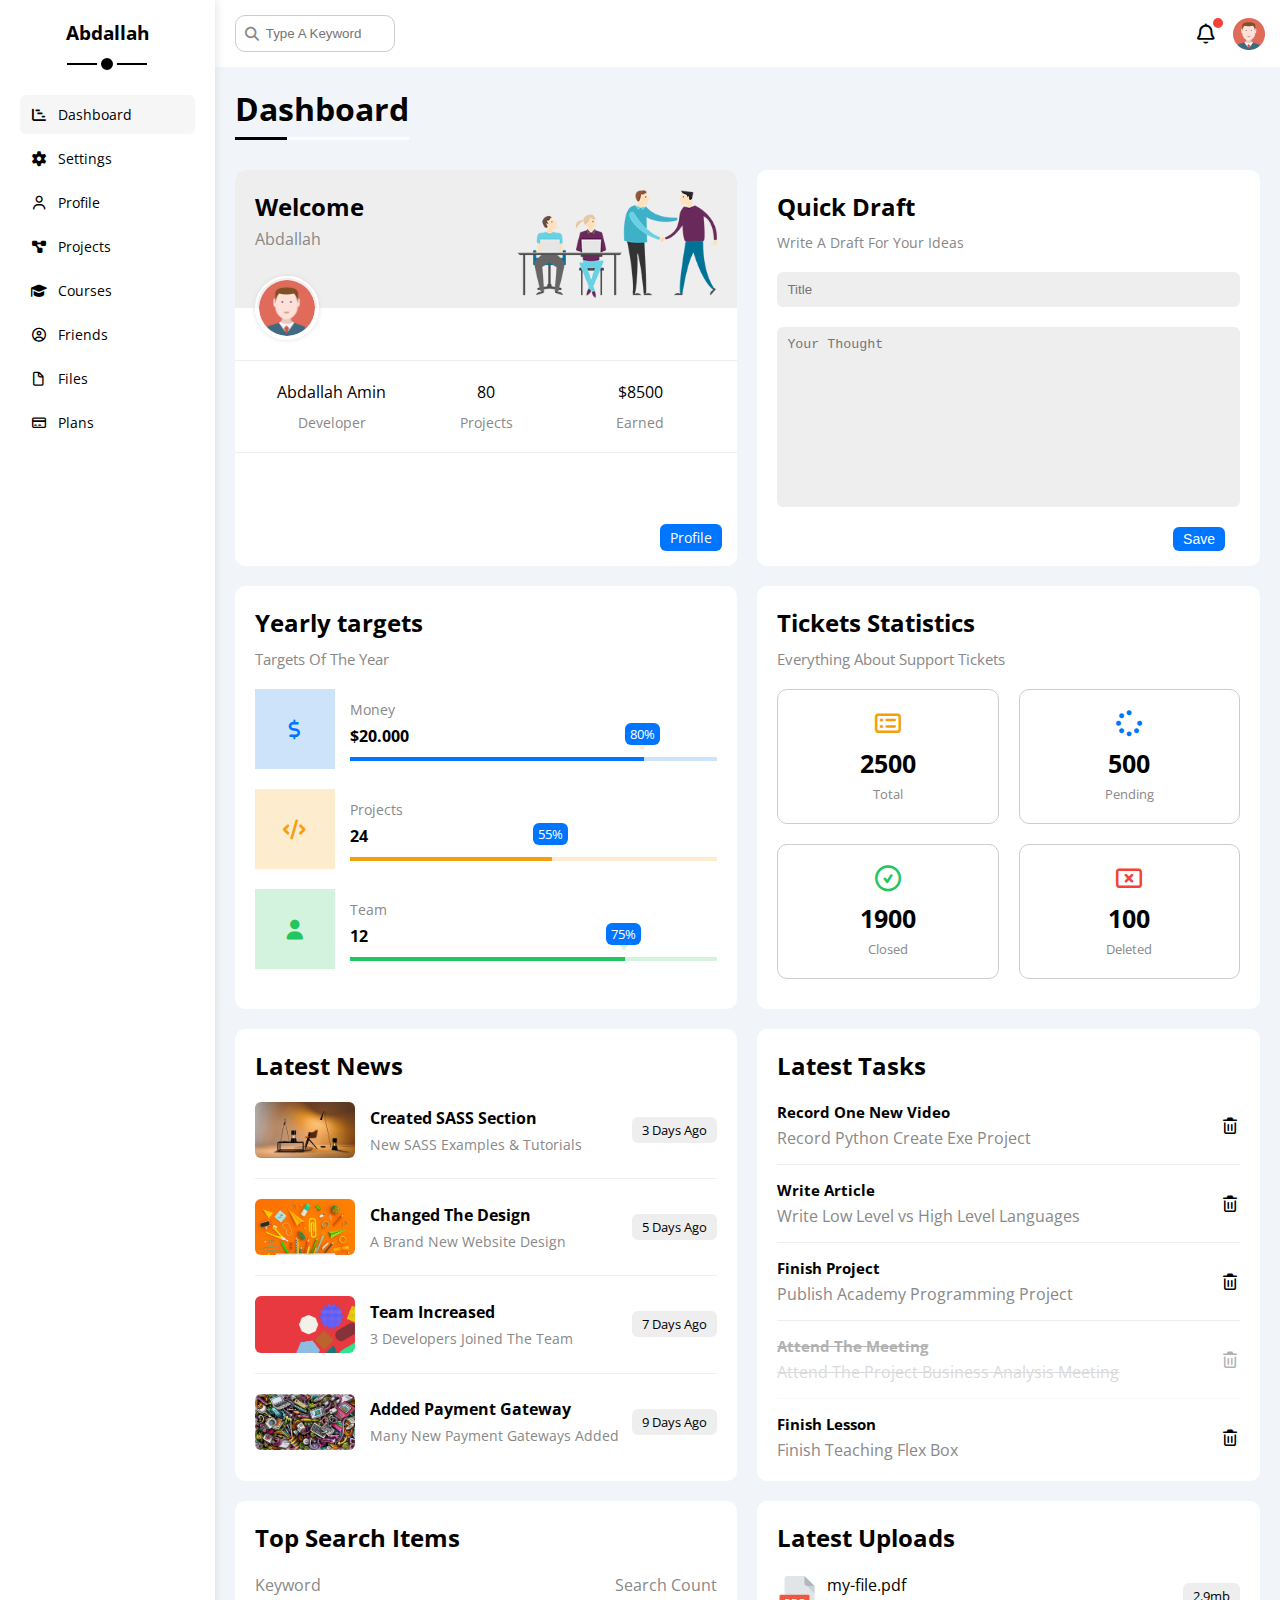
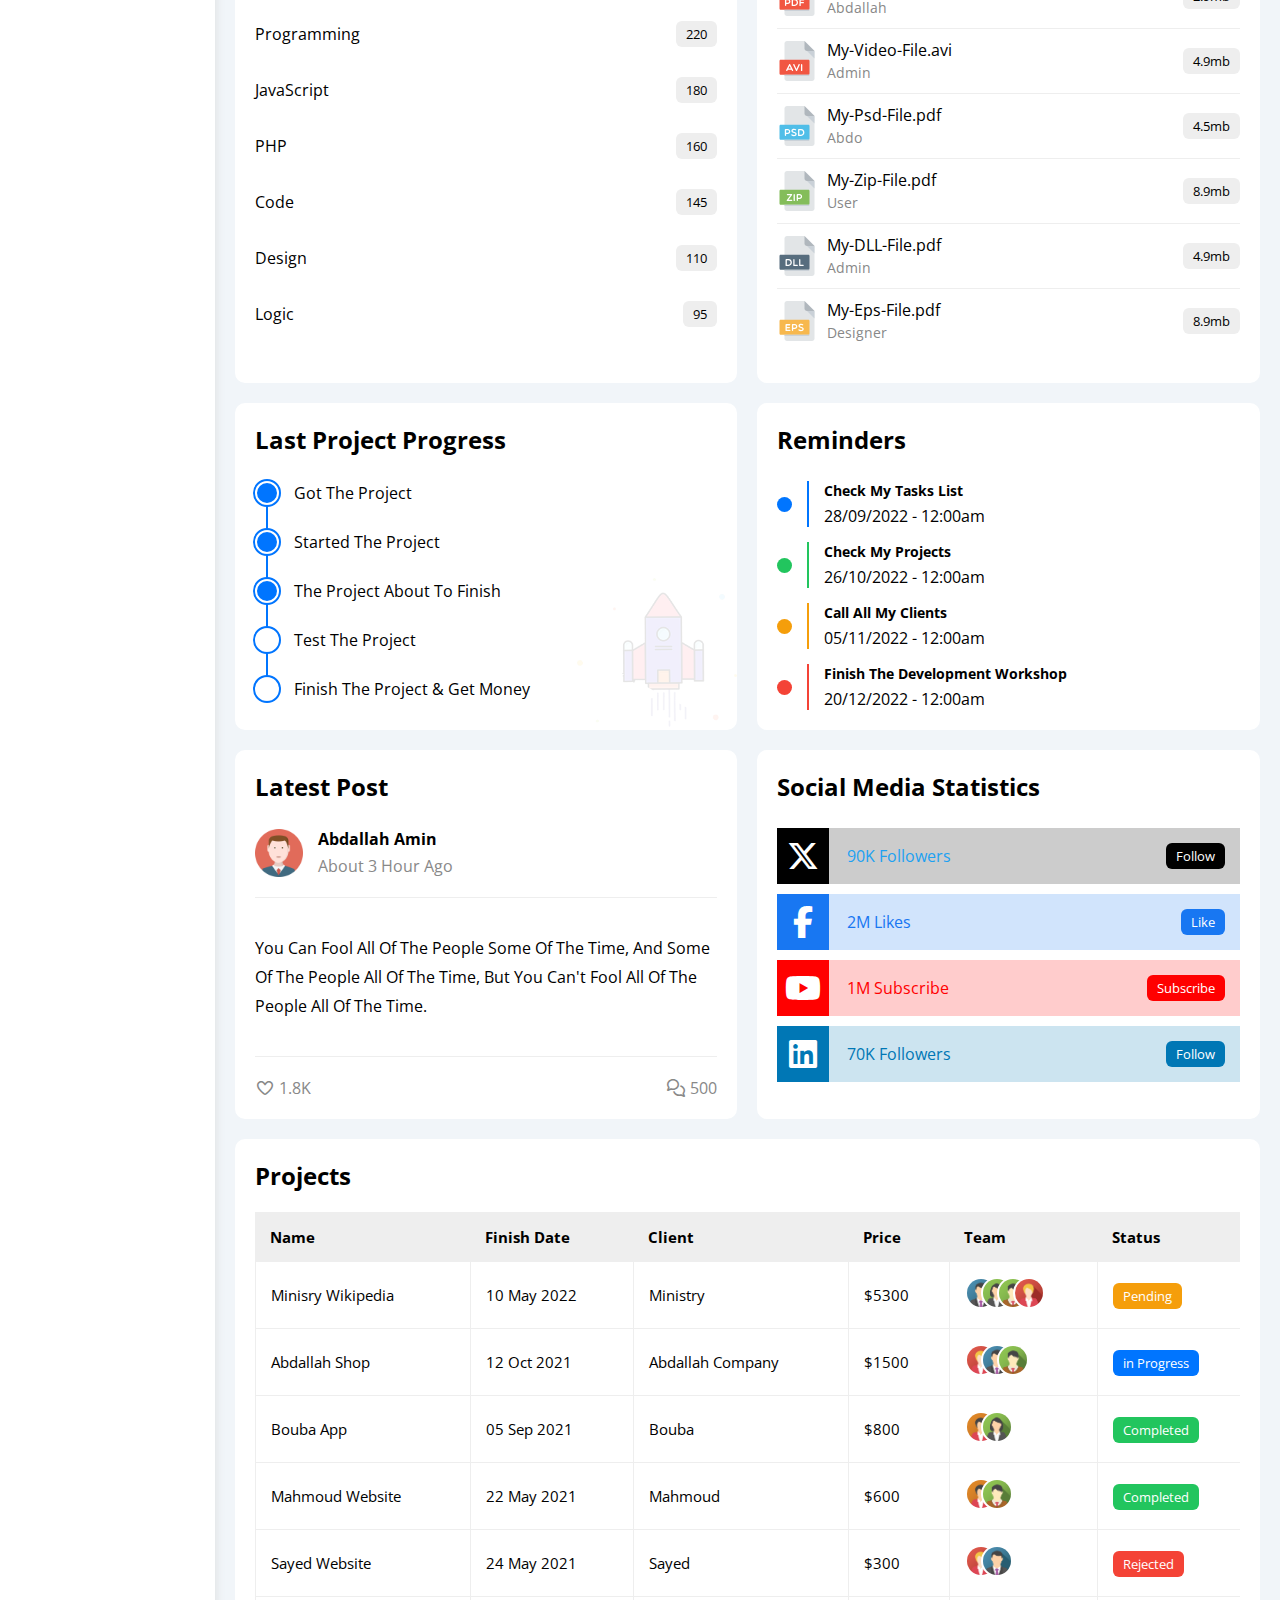
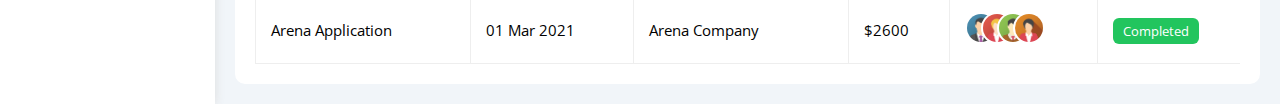
<file: index.html>
<!DOCTYPE html>
<html lang="en">
<head>
    <meta charset="UTF-8">
    <meta name="viewport" content="width=device-width, initial-scale=1.0">
    <link rel="stylesheet" href="css/all.min.css">
    <link rel="stylesheet" href="css/framework.css">
    <link rel="stylesheet" href="css/master.css">
    <link rel="preconnect" href="https://fonts.googleapis.com">
    <link rel="preconnect" href="https://fonts.gstatic.com" crossorigin>
    <link href="https://fonts.googleapis.com/css2?family=Cairo:wght@200..1000&family=Open+Sans:ital,wght@0,300..800;1,300..800&family=Work+Sans:ital,wght@0,100..900;1,100..900&display=swap" rel="stylesheet">
    <title>Dashboard</title>
</head>
<body>
    <div class="page d-flex">
        <div class="sidebar bg-white p-20 p-relative">
            <h3 class="p-relative txt-c mt-0">Abdallah</h3>
            <ul>
                <li>
                    <a class="active d-flex align-center fs-14 c-black rad-6 p-10" href="index.html">
                        <i class="fa-solid fa-chart-gantt fa-fw"></i>
                        <span>Dashboard</span>
                    </a>
                </li>
                <li>
                    <a class=" d-flex align-center fs-14 c-black rad-6 p-10" href="settings.html">
                        <i class="fa-solid fa-gear fa-fw"></i>
                        <span>Settings</span>
                    </a>
                </li>
                <li>
                    <a class=" d-flex align-center fs-14 c-black rad-6 p-10" href="profile.html">
                        <i class="fa-regular fa-user fa-fw"></i>
                        <span>Profile</span>
                    </a>
                </li>
                <li>
                    <a class=" d-flex align-center fs-14 c-black rad-6 p-10" href="projects.html">
                        <i class="fa-solid fa-diagram-project fa-fw"></i>
                        <span>Projects</span>
                    </a>
                </li>
                <li>
                    <a class=" d-flex align-center fs-14 c-black rad-6 p-10" href="courses.html">
                        <i class="fa-solid fa-graduation-cap fa-fw"></i>
                        <span>Courses</span>
                    </a>
                </li>
                <li>
                    <a class=" d-flex align-center fs-14 c-black rad-6 p-10" href="friends.html">
                        <i class="fa-regular fa-circle-user fa-fw"></i>
                        <span>Friends</span>
                    </a>
                </li>
                <li>
                    <a class=" d-flex align-center fs-14 c-black rad-6 p-10" href="files.html">
                        <i class="fa-regular fa-file fa-fw"></i>
                        <span>Files</span>
                    </a>
                </li>
                <li>
                    <a class=" d-flex align-center fs-14 c-black rad-6 p-10" href="plans.html">
                        <i class="fa-regular fa-credit-card fa-fw"></i>
                        <span>Plans</span>
                    </a>
                </li>
            </ul>
        </div>
        <div class="content w-full">
            <!-- Start Head -->
            <div class="head bg-white p-15 between-flex">
                <div class="search p-relative">
                    <input class="p-10" type="search" placeholder="Type A Keyword">
                </div>
                <div class="icons d-flex align-center">
                    <span class="notification p-relative">
                        <i class="fa-regular fa-bell fa-lg"></i>
                    </span>
                    <img src="images/avatar.png" alt="">
                </div>
            </div>
            <!-- End Head -->
            <h1 class="p-relative">Dashboard</h1>
            <div class="wrapper d-grid gap-20 rad-10">
                <!-- Start Welcome Widget -->
                <div class="welcome bg-white rad-10 txt-c-mobile block-mobile p-relative d-flex">
                    <div class="intro p-20 d-flex justify-between bg-eee">
                        <div>
                            <h2 class="m-0">Welcome</h2>
                            <p class="c-grey mt-5">Abdallah</p>
                        </div>
                        <img src="images/welcome.png" class="hide-moblie" alt="">
                    </div>
                    <img src="images/avatar.png" class="avatar" alt="">
                    <div class="body txt-c d-flex p-20 mt-20 mb-20 block-mobile">
                        <div>Abdallah Amin <span class="d-block c-grey fs-14 mt-10">Developer</span></div>
                        <div>80 <span class="d-block c-grey fs-14 mt-10">Projects</span></div>
                        <div>$8500<span class="d-block c-grey fs-14 mt-10">Earned</span></div>
                    </div>
                    <a href="profile.html" class="visit d-block fs-14 rad-6 bg-blue c-white w-fit btn-shape">Profile</a>
                </div>
                <!-- End Welcome Widget -->
                <!-- Start Quick Draft Widget -->
                <div class="quick-draft p-20 bg-white rad-10 d-flex flex-col">
                    <h2 class="mt-0 mb-10">
                        Quick Draft
                    </h2>
                    <p class="mt-0 mb-20 c-grey fs-14">Write A Draft For Your Ideas</p>
                    <form class="d-flex flex-col">
                        <input class="d-block mb-20 w-full p-10 b-none bg-eee rad-6" type="text" placeholder="Title">
                        <textarea class="d-block mb-20 w-full p-10 b-none bg-eee rad-6" placeholder="Your Thought"></textarea>
                        <input class="save d-block fs-14 bg-blue c-white b-none w-fit btn-shape" type="submit" value="Save">
                    </form>
                </div>
                <!-- End Quick Draft Widget -->
                <!-- Start Target -->
                <div class="targets p-20 bg-white rad-10">
                    <h2 class="mt-0 mb-10">Yearly targets</h2>
                    <p class="mt-0 mb-20 c-grey fs-15">Targets Of The Year</p>
                    <div class="target-row mb-20 d-flex align-center blue">
                        <div class="icon center-flex">
                            <i class="fa-solid fa-dollar-sign fa-lg c-blue"></i>
                        </div>
                        <div class="details">
                            <span class="fs-14 c-grey">Money</span>
                            <span class="d-block mt-5 mb-10 fw-bold">$20.000</span>
                            <div class="progress p-relative">
                                <span class="bg-blue blue" style="width: 80%">
                                    <span class="bg-blue">80%</span>
                                </span>
                            </div>
                        </div>
                    </div>
                    <div class="target-row mb-20 d-flex align-center orange">
                        <div class="icon center-flex">
                            <i class="fa-solid fa-code fa-lg c-orange"></i>
                        </div>
                        <div class="details">
                            <span class="fs-14 c-grey">Projects</span>
                            <span class="d-block mt-5 mb-10 fw-bold">24</span>
                            <div class="progress p-relative">
                                <span class="bg-orange blue" style="width: 55%">
                                    <span class="bg-blue">55%</span>
                                </span>
                            </div>
                        </div>
                    </div>
                    <div class="target-row mb-20 d-flex align-center green">
                        <div class="icon center-flex">
                            <i class="fa-solid fa-user fa-lg c-green"></i>
                        </div>
                        <div class="details">
                            <span class="fs-14 c-grey">Team</span>
                            <span class="d-block mt-5 mb-10 fw-bold">12</span>
                            <div class="progress p-relative">
                                <span class="bg-green blue" style="width: 75%">
                                    <span class="bg-blue">75%</span>
                                </span>
                            </div>
                        </div>
                    </div>
                </div>
                <!-- End Target -->
                <!-- Start Ticket Widget -->
                <div class="tickets p-20 bg-white rad-10">
                    <h2 class="mt-0 mb-10">Tickets Statistics</h2>
                    <p class="mt-0 mb-20 c-grey fs-15">Everything About Support Tickets</p>
                    <div class="d-flex txt-c gap-20 f-wrap">
                        <div class="box p-20 rad-10 fs-13 c-grey">
                            <i class="fa-regular fa-rectangle-list fa-2x mb-10 c-orange"></i>
                            <span class="d-block c-black fw-bold fs-25 mb-5">2500</span>
                            Total
                        </div>
                        <div class="box p-20 rad-10 fs-13 c-grey">
                            <i class="fa-solid fa-spinner fa-2x mb-10 c-blue"></i>
                            <span class="d-block c-black fw-bold fs-25 mb-5">500</span>
                            Pending
                        </div>
                        <div class="box p-20 rad-10 fs-13 c-grey">
                            <i class="fa-regular fa-circle-check fa-2x mb-10 c-green"></i>
                            <span class="d-block c-black fw-bold fs-25 mb-5">1900</span>
                            Closed
                        </div>
                        <div class="box p-20 rad-10 fs-13 c-grey">
                            <i class="fa-regular fa-rectangle-xmark fa-2x mb-10 c-red"></i>
                            <span class="d-block c-black fw-bold fs-25 mb-5">100</span>
                            Deleted
                        </div>
                    </div>
                </div>
                <!-- End Ticket Widget -->
                <!-- Start Latest News -->
                <div class="latest-news p-20 bg-white rad-10 txt-c-mobile">
                    <h2 class="mt-0 mb-20">Latest News</h2>
                    <div class="news-row d-flex align-center ">
                        <img src="images/news-01.png" alt="">
                        <div class="info">
                            <h3>Created SASS Section</h3>
                            <p class="m-0 fs-14 c-grey">New SASS Examples & Tutorials</p>
                        </div>
                        <div class="btn-shape bg-eee fs-13 label">3 Days Ago</div>
                    </div>
                    <div class="news-row d-flex align-center">
                        <img src="images/news-02.png" alt="">
                        <div class="info">
                            <h3>Changed The Design</h3>
                            <p class="m-0 fs-14 c-grey">A Brand New Website Design</p>
                        </div>
                        <div class="btn-shape bg-eee fs-13 label">5 Days Ago</div>
                    </div>
                    <div class="news-row d-flex align-center">
                        <img src="images/news-03.png" alt="">
                        <div class="info">
                            <h3>Team Increased</h3>
                            <p class="m-0 fs-14 c-grey">3 Developers Joined The Team</p>
                        </div>
                        <div class="btn-shape bg-eee fs-13 label">7 Days Ago</div>
                    </div>
                    <div class="news-row d-flex align-center">
                        <img src="images/news-04.png" alt="">
                        <div class="info">
                            <h3>Added Payment Gateway</h3>
                            <p class="m-0 fs-14 c-grey">Many New Payment Gateways Added</p>
                        </div>
                        <div class="btn-shape bg-eee fs-13 label">9 Days Ago</div>
                    </div>
                </div>
                <!-- End Latest News -->
                <!-- Start Tasks -->
                <div class="tasks p-20 bg-white rad-10">
                    <h2 class="mt-0 mb-20">Latest Tasks</h2>
                    <div class="task-row d-flex between-flex">
                        <div class="info">
                            <h3 class="mt-0 mb-5 fs-15">Record One New Video</h3>
                            <p class="m-0 c-grey">Record Python Create Exe Project</p>
                        </div>
                        <i class="fa-regular fa-trash-can delete"></i>
                    </div>
                    <div class="task-row d-flex between-flex">
                        <div class="info">
                            <h3 class="mt-0 mb-5 fs-15">Write Article</h3>
                            <p class="m-0 c-grey">Write Low Level vs High Level Languages</p>
                        </div>
                        <i class="fa-regular fa-trash-can delete"></i>
                    </div>
                    <div class="task-row d-flex between-flex">
                        <div class="info">
                            <h3 class="mt-0 mb-5 fs-15">Finish Project</h3>
                            <p class="m-0 c-grey">Publish Academy Programming Project</p>
                        </div>
                        <i class="fa-regular fa-trash-can delete"></i>
                    </div>
                    <div class="task-row d-flex between-flex done">
                        <div class="info">
                            <h3 class="mt-0 mb-5 fs-15">Attend The Meeting</h3>
                            <p class="m-0 c-grey">Attend The Project Business Analysis Meeting</p>
                        </div>
                        <i class="fa-regular fa-trash-can delete done"></i>
                    </div>
                    <div class="task-row d-flex between-flex">
                        <div class="info">
                            <h3 class="mt-0 mb-5 fs-15">Finish Lesson</h3>
                            <p class="m-0 c-grey">Finish Teaching Flex Box</p>
                        </div>
                        <i class="fa-regular fa-trash-can delete"></i>
                    </div>
                </div>
                <!-- End Tasks -->
                <!-- Start Top Search -->
                <div class="search-items p-20 bg-white rad-10">
                    <h2 class="mt-0 mb-20">Top Search Items</h2>
                    <div class="items-head d-flex justify-between c-grey mb-10">
                        <div>Keyword</div>
                        <div>Search Count</div>
                    </div>
                    <div class="item between-flex pt-15 pb-15">
                        <span>Programming</span>
                        <span class="btn-shape bg-eee fs-13">220</span>
                    </div>
                    <div class="item between-flex pt-15 pb-15">
                        <span>JavaScript</span>
                        <span class="btn-shape bg-eee fs-13">180</span>
                    </div>
                    <div class="item between-flex pt-15 pb-15">
                        <span>PHP</span>
                        <span class="btn-shape bg-eee fs-13">160</span>
                    </div>
                    <div class="item between-flex pt-15 pb-15">
                        <span>Code</span>
                        <span class="btn-shape bg-eee fs-13">145</span>
                    </div>
                    <div class="item between-flex pt-15 pb-15">
                        <span>Design</span>
                        <span class="btn-shape bg-eee fs-13">110</span>
                    </div>
                    <div class="item between-flex pt-15 pb-15">
                        <span>Logic</span>
                        <span class="btn-shape bg-eee fs-13">95</span>
                    </div>
                </div>
                <!-- End Top Search -->
                <!-- Latest Uploads -->
                <div class="latest-uploads p-20 bg-white rad-10">
                    <h2 class="mt-0 mb-20">Latest Uploads</h2>
                    <ul class="m-0">
                        <li class="between-flex pb-10 mb-10">
                            <div class="d-flex align-center ">
                                <img class="mr-10" src="images/pdf.svg" alt="">
                                <div>
                                    <span class="d-block">my-file.pdf</span>
                                    <span class="fs-14 c-grey">Abdallah</span>
                                </div>
                            </div>
                            <div class="bg-eee btn-shape fs-13">
                                2.9mb
                            </div>
                        </li>
                        <li class="between-flex pb-10 mb-10">
                            <div class="d-flex align-center ">
                                <img class="mr-10" src="images/avi.svg" alt="">
                                <div>
                                    <span class="d-block">My-Video-File.avi</span>
                                    <span class="fs-14 c-grey">Admin</span>
                                </div>
                            </div>
                            <div class="bg-eee btn-shape fs-13">
                                4.9mb
                            </div>
                        </li>
                        <li class="between-flex pb-10 mb-10">
                            <div class="d-flex align-center ">
                                <img class="mr-10" src="images/psd.svg" alt="">
                                <div>
                                    <span class="d-block">My-Psd-File.pdf</span>
                                    <span class="fs-14 c-grey">Abdo</span>
                                </div>
                            </div>
                            <div class="bg-eee btn-shape fs-13">
                                4.5mb
                            </div>
                        </li>
                        <li class="between-flex pb-10 mb-10">
                            <div class="d-flex align-center ">
                                <img class="mr-10" src="images/zip.svg" alt="">
                                <div>
                                    <span class="d-block">My-Zip-File.pdf</span>
                                    <span class="fs-14 c-grey">User</span>
                                </div>
                            </div>
                            <div class="bg-eee btn-shape fs-13">
                                8.9mb
                            </div>
                        </li>
                        <li class="between-flex pb-10 mb-10">
                            <div class="d-flex align-center ">
                                <img class="mr-10" src="images/dll.svg" alt="">
                                <div>
                                    <span class="d-block">My-DLL-File.pdf</span>
                                    <span class="fs-14 c-grey">Admin</span>
                                </div>
                            </div>
                            <div class="bg-eee btn-shape fs-13">
                                4.9mb
                            </div>
                        </li>
                        <li class="between-flex pb-10 mb-10">
                            <div class="d-flex align-center ">
                                <img class="mr-10" src="images/eps.svg" alt="">
                                <div>
                                    <span class="d-block">My-Eps-File.pdf</span>
                                    <span class="fs-14 c-grey">Designer</span>
                                </div>
                            </div>
                            <div class="bg-eee btn-shape fs-13">
                                8.9mb
                            </div>
                        </li>
                    </ul>
                </div>
                <!-- End Uploads -->
                <!-- Start Last Project Progress Widget -->
                <div class="last-project p-20 bg-white rad-10 p-relative">
                    <h2 class="mt-0 mb-20">Last Project Progress</h2>
                    <ul class="m-0 p-relative">
                        <li class="mt-25 d-flex align-center done">Got The Project</li>
                        <li class="mt-25 d-flex align-center done">Started The Project</li>
                        <li class="mt-25 d-flex align-center done">The Project About To Finish</li>
                        <li class="mt-25 d-flex align-center current">Test The Project</li>
                        <li class="mt-25 d-flex align-center">Finish The Project & Get Money</li>
                    </ul>
                    <img class="launch-icon hide-moblie" src="images/project.png" alt="">
                </div>
                <!-- End Last Project Progress Widget -->
                <!-- Start Reminder Widget -->
                <div class="reminders p-20 bg-white rad-10 p-relative">
                    <h2 class="mt-0 mb-25">Reminders</h2>
                    <ul class="m-0">
                        <li class="d-flex align-center mt-15">
                            <span class="key bg-blue mr-15 d-block rad-half"></span>
                            <div class="pl-15 blue">
                                <p class="fs-14 fw-bold mt-0 mb-5">Check My Tasks List</p>
                                <span>28/09/2022 - 12:00am</span>
                            </div>
                        </li>
                        <li class="d-flex align-center mt-15">
                            <span class="key bg-green mr-15 d-block rad-half"></span>
                            <div class="pl-15 green">
                                <p class="fs-14 fw-bold mt-0 mb-5">Check My Projects</p>
                                <span>26/10/2022 - 12:00am</span>
                            </div>
                        </li>
                        <li class="d-flex align-center mt-15">
                            <span class="key bg-orange mr-15 d-block rad-half"></span>
                            <div class="pl-15 orange">
                                <p class="fs-14 fw-bold mt-0 mb-5">Call All My Clients</p>
                                <span>05/11/2022 - 12:00am</span>
                            </div>
                        </li>
                        <li class="d-flex align-center mt-15">
                            <span class="key bg-red mr-15 d-block rad-half"></span>
                            <div class="pl-15 red">
                                <p class="fs-14 fw-bold mt-0 mb-5">Finish The Development Workshop</p>
                                <span>20/12/2022 - 12:00am</span>
                            </div>
                        </li>
                    </ul>
                </div>
                <!-- End Reminder Widget -->
                <!-- Start Ltest Post -->
                <div class="latest-post p-20 bg-white rad-10 p-relative">
                    <h2 class="mt-0 mb-25">Latest Post</h2>
                    <div class="top d-flex align-center">
                        <img class="avatar mr-15" src="images/avatar.png" alt="">
                        <div class="info">
                            <span class="d-block mb-5 fw-bold">Abdallah Amin</span>
                            <span class="c-grey">About 3 Hour Ago</span>
                        </div>
                    </div>
                    <div class="post-content txt-c-mobile pt-20 pb-20 mt-20 mb-20">
                        <p>
                            You can fool all of the people some of the time, and some of the people all of the time, but you can't fool all of the people all of the time.
                        </p>
                    </div>
                    <div class="post-stats between-flex c-grey">
                        <div>
                            <i class="fa-regular fa-heart"></i>
                            <span>1.8K</span>
                        </div>
                        <div>
                            <i class="fa-regular fa-comments"></i>
                            <span>500</span>
                        </div>
                    </div>
                </div>
                <!-- End Ltest Post -->
                <!-- Start Social Media Stats Widget -->
                <div class="social-media p-20 bg-white rad-10 p-relative">
                    <h2 class="mt-0 mb-25">Social Media Statistics</h2>
                    <div class="box twitter p-15 p-relative mb-10 between-flex">
                        <i class="fa-brands fa-x-twitter fa-2x c-white h-full center-flex"></i>
                        <span>90K Followers</span>
                        <a class="fs-13 c-white btn-shape" href="https://x.com/" target="_blank">Follow</a>
                    </div>
                    <div class="box facebook p-15 p-relative mb-10 between-flex">
                        <i class="fa-brands fa-facebook-f fa-2x c-white h-full center-flex"></i>
                        <span>2M Likes</span>
                        <a class="fs-13 c-white btn-shape" href="https://facebook.com/" target="_blank">Like</a>
                    </div>
                    <div class="box youtube p-15 p-relative mb-10 between-flex">
                        <i class="fa-brands fa-youtube fa-2x c-white h-full center-flex"></i>
                        <span class="flex-1">1M Subscribe</span>
                        <a class="fs-13 c-white btn-shape" href="https://www.youtube.com/" target="_blank">Subscribe</a>
                    </div>
                    <div class="box linkedin p-15 p-relative mb-10 between-flex">
                        <i class="fa-brands fa-linkedin fa-2x c-white h-full center-flex"></i>
                        <span>70K Followers</span>
                        <a class="fs-13 c-white btn-shape" href="https://www.linkedin.com/" target="_blank">Follow</a>
                    </div>
                </div>
                <!-- End Social Media Stats Widget -->
            </div>
            <!-- Start Projects Table -->
            <div class="projects p-20 bg-white rad-10 m-20">
                <h2 class="mt-0 mb-20">Projects</h2>
                <div class="responsive-table">
                    <table class="fs-15 w-full">
                        <thead>
                            <tr>
                                <td>Name</td>
                                <td>Finish Date</td>
                                <td>Client</td>
                                <td>Price</td>
                                <td>Team</td>
                                <td>Status</td>
                            </tr>
                        </thead>
                        <tbody>
                            <tr>
                                <td>Minisry Wikipedia</td>
                                <td>10 May 2022</td>
                                <td>Ministry</td>
                                <td>$5300</td>
                                <td>
                                    <img src="images/team-01.png" alt="">
                                    <img src="images/team-02.png" alt="">
                                    <img src="images/team-03.png" alt="">
                                    <img src="images/team-05.png" alt="">
                                </td>
                                <td>
                                    <span class="label bg-orange c-white btn-shape">Pending</span>
                                </td>
                            </tr>
                            <tr>
                                <td>Abdallah Shop</td>
                                <td>12 Oct 2021</td>
                                <td>Abdallah Company</td>
                                <td>$1500</td>
                                <td>
                                    <img src="images/team-05.png" alt="">
                                    <img src="images/team-01.png" alt="">
                                    <img src="images/team-03.png" alt="">
                                </td>
                                <td>
                                    <span class="label bg-blue c-white btn-shape">in Progress</span>
                                </td>
                            </tr>
                            <tr>
                                <td>Bouba App</td>
                                <td>05 Sep 2021</td>
                                <td>Bouba</td>
                                <td>$800</td>
                                <td>
                                    <img src="images/team-04.png" alt="">
                                    <img src="images/team-02.png" alt="">
                                </td>
                                <td>
                                    <span class="label bg-green c-white btn-shape">Completed</span>
                                </td>
                            </tr>
                            <tr>
                                <td>Mahmoud Website</td>
                                <td>22 May 2021</td>
                                <td>Mahmoud</td>
                                <td>$600</td>
                                <td>
                                    <img src="images/team-04.png" alt="">
                                    <img src="images/team-03.png" alt="">
                                </td>
                                <td>
                                    <span class="label bg-green c-white btn-shape">Completed</span>
                                </td>
                            </tr>
                            <tr>
                                <td>Sayed Website</td>
                                <td>24 May 2021</td>
                                <td>Sayed</td>
                                <td>$300</td>
                                <td>
                                    <img src="images/team-05.png" alt="">
                                    <img src="images/team-01.png" alt="">
                                </td>
                                <td>
                                    <span class="label bg-red c-white btn-shape">Rejected</span>
                                </td>
                            </tr>
                            <tr>
                                <td>Arena Application</td>
                                <td>01 Mar 2021</td>
                                <td>Arena Company</td>
                                <td>$2600</td>
                                <td>
                                    <img src="images/team-01.png" alt="">
                                    <img src="images/team-05.png" alt="">
                                    <img src="images/team-03.png" alt="">
                                    <img src="images/team-04.png" alt="">
                                </td>
                                <td>
                                    <span class="label bg-green c-white btn-shape">Completed</span>
                                </td>
                            </tr>
                        </tbody>
                    </table>
                </div>
            </div>
            <!-- End Projects Table -->
        </div>
    </div>
</body>
</html>
</file>
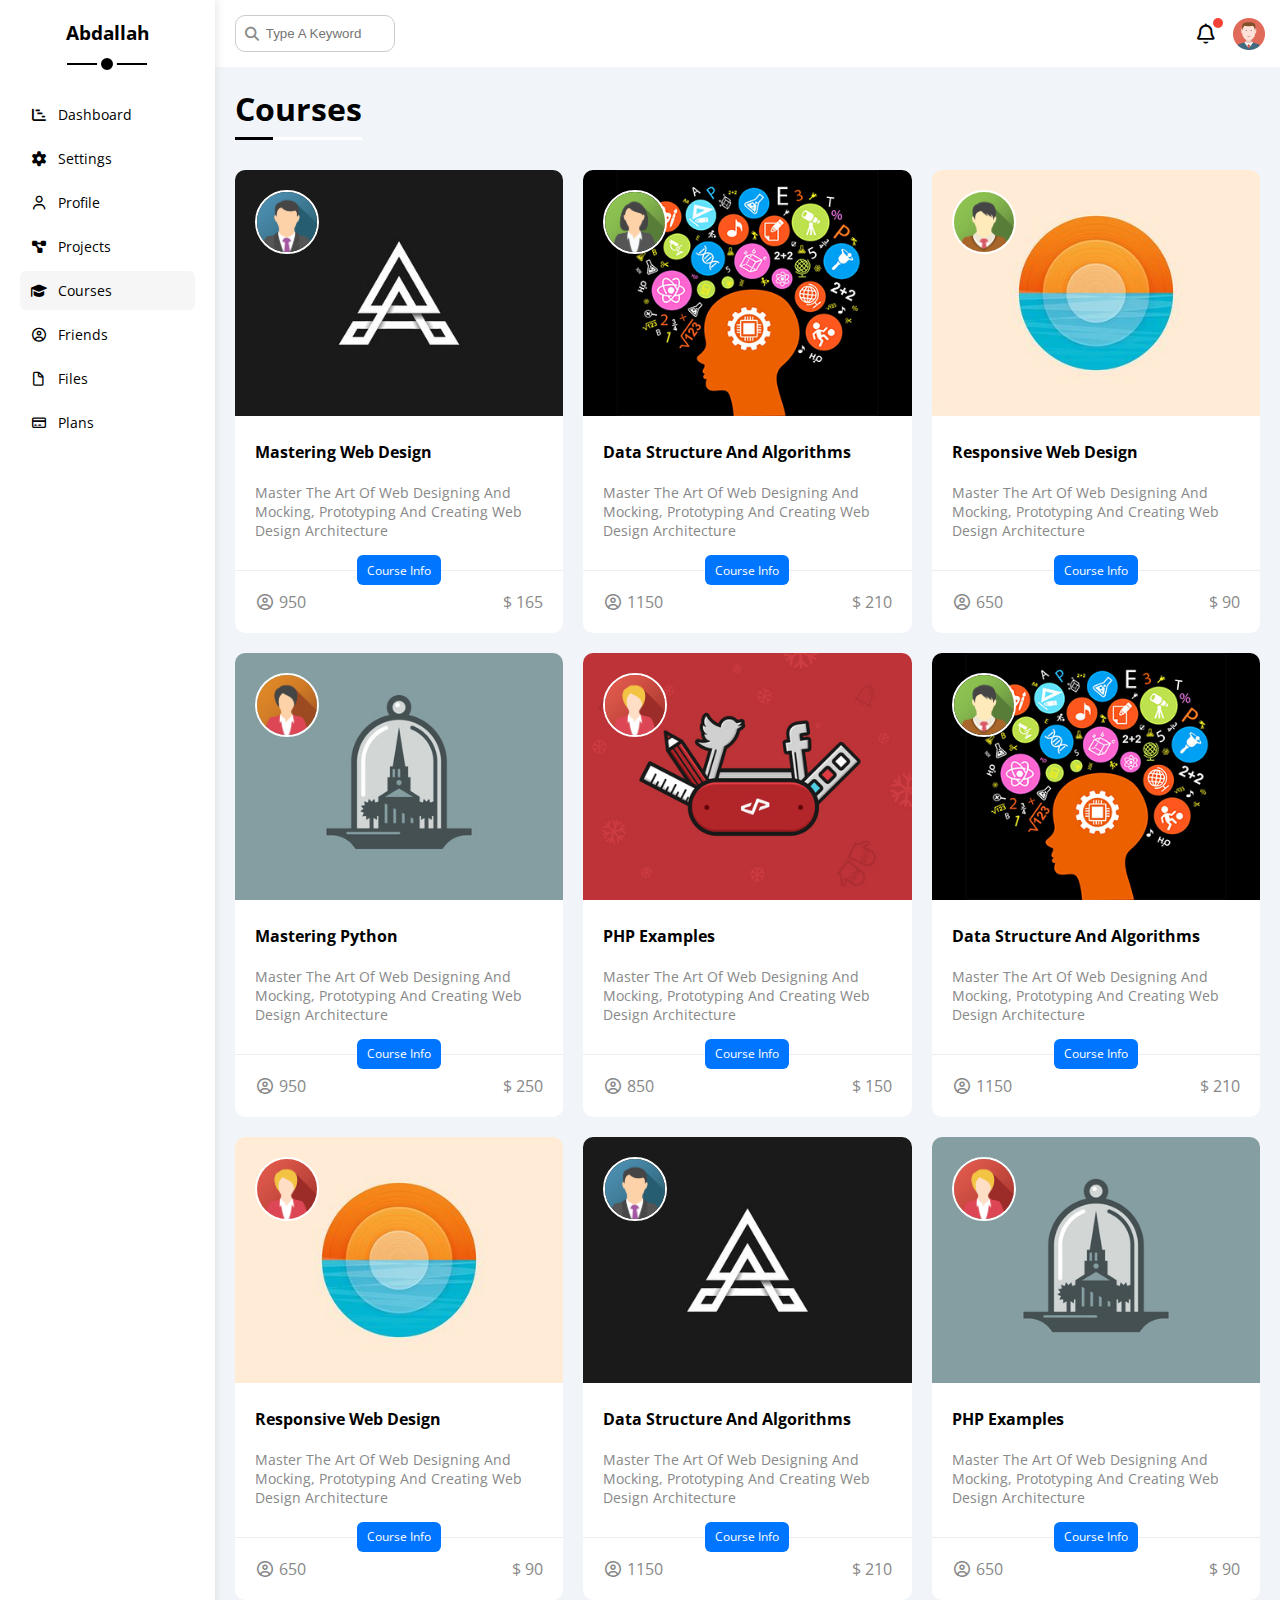
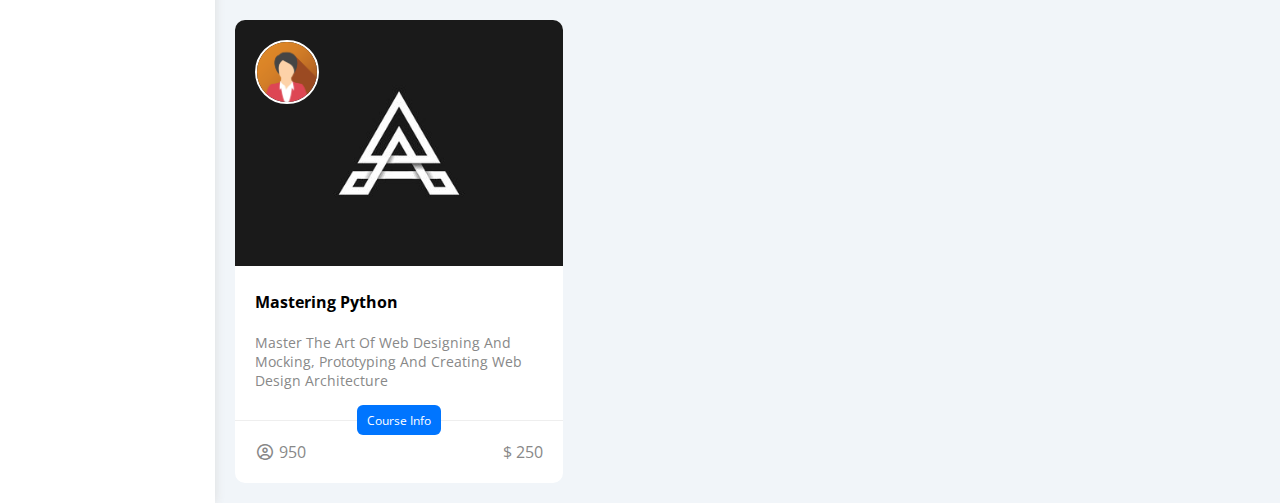
<file: courses.html>
<!DOCTYPE html>
<html lang="en">
<head>
    <meta charset="UTF-8">
    <meta name="viewport" content="width=device-width, initial-scale=1.0">
    <link rel="stylesheet" href="css/all.min.css">
    <link rel="stylesheet" href="css/framework.css">
    <link rel="stylesheet" href="css/master.css">
    <link rel="preconnect" href="https://fonts.googleapis.com">
    <link rel="preconnect" href="https://fonts.gstatic.com" crossorigin>
    <link href="https://fonts.googleapis.com/css2?family=Cairo:wght@200..1000&family=Open+Sans:ital,wght@0,300..800;1,300..800&family=Work+Sans:ital,wght@0,100..900;1,100..900&display=swap" rel="stylesheet">
    <title>Courses</title>
</head>
<body>
    <div class="page d-flex">
        <div class="sidebar bg-white p-20 p-relative">
            <h3 class="p-relative txt-c mt-0">Abdallah</h3>
            <ul>
                <li>
                    <a class=" d-flex align-center fs-14 c-black rad-6 p-10" href="index.html">
                        <i class="fa-solid fa-chart-gantt fa-fw"></i>
                        <span>Dashboard</span>
                    </a>
                </li>
                <li>
                    <a class="d-flex align-center fs-14 c-black rad-6 p-10" href="settings.html">
                        <i class="fa-solid fa-gear fa-fw"></i>
                        <span>Settings</span>
                    </a>
                </li>
                <li>
                    <a class="d-flex align-center fs-14 c-black rad-6 p-10" href="profile.html">
                        <i class="fa-regular fa-user fa-fw"></i>
                        <span>Profile</span>
                    </a>
                </li>
                <li>
                    <a class="d-flex align-center fs-14 c-black rad-6 p-10" href="projects.html">
                        <i class="fa-solid fa-diagram-project fa-fw"></i>
                        <span>Projects</span>
                    </a>
                </li>
                <li>
                    <a class="active d-flex align-center fs-14 c-black rad-6 p-10" href="courses.html">
                        <i class="fa-solid fa-graduation-cap fa-fw"></i>
                        <span>Courses</span>
                    </a>
                </li>
                <li>
                    <a class=" d-flex align-center fs-14 c-black rad-6 p-10" href="friends.html">
                        <i class="fa-regular fa-circle-user fa-fw"></i>
                        <span>Friends</span>
                    </a>
                </li>
                <li>
                    <a class=" d-flex align-center fs-14 c-black rad-6 p-10" href="files.html">
                        <i class="fa-regular fa-file fa-fw"></i>
                        <span>Files</span>
                    </a>
                </li>
                <li>
                    <a class=" d-flex align-center fs-14 c-black rad-6 p-10" href="plans.html">
                        <i class="fa-regular fa-credit-card fa-fw"></i>
                        <span>Plans</span>
                    </a>
                </li>
            </ul>
        </div>
        <div class="content w-full">
            <!-- Start Head -->
            <div class="head bg-white p-15 between-flex">
                <div class="search p-relative">
                    <input class="p-10" type="search" placeholder="Type A Keyword">
                </div>
                <div class="icons d-flex align-center">
                    <span class="notification p-relative">
                        <i class="fa-regular fa-bell fa-lg"></i>
                    </span>
                    <img src="images/avatar.png" alt="">
                </div>
            </div>
            <!-- End Head -->
            <h1 class="p-relative">Courses</h1>
            <div class="courses d-grid gap-20 m-20">
                <div class="course bg-white rad-10 p-relative ">
                    <img class="avatar rad-half p-absolute" src="images/team-01.png" alt="">
                    <img class="background" src="images/course-01.jpg" alt="">
                    <div class="description mt-20 mb-30 p-relative">
                        <h4 class="mt-0 mb-20">Mastering Web Design</h4>
                        <p class="c-grey fs-14 mt-0 mb-0">
                            Master The Art Of Web Designing And Mocking,
                            Prototyping And Creating Web Design Architecture
                        </p>
                        <span class="info btn-shape bg-blue c-white fs-12 p-absolute">Course Info</span>
                    </div>
                    <div class="extra-info d-flex justify-between ">
                        <div class="user">
                            <i class="fa-regular fa-circle-user fa-fw c-grey"></i>
                            <span class="c-grey">950</span>
                        </div>
                        <span class="c-grey">$ 165</span>
                    </div>
                </div>
                <div class="course bg-white rad-10 p-relative ">
                    <img class="avatar rad-half p-absolute" src="images/team-02.png" alt="">
                    <img class="background" src="images/course-02.jpg" alt="">
                    <div class="description mt-20 mb-30 p-relative">
                        <h4 class="mt-0 mb-20">Data Structure And Algorithms</h4>
                        <p class="c-grey fs-14 mt-0 mb-0">
                            Master The Art Of Web Designing And Mocking,
                            Prototyping And Creating Web Design Architecture
                        </p>
                        <span class="info btn-shape bg-blue c-white fs-12 p-absolute">Course Info</span>
                    </div>
                    <div class="extra-info d-flex justify-between ">
                        <div class="user">
                            <i class="fa-regular fa-circle-user fa-fw c-grey"></i>
                            <span class="c-grey">1150</span>
                        </div>
                        <span class="c-grey">$ 210</span>
                    </div>
                </div>
                <div class="course bg-white rad-10 p-relative ">
                    <img class="avatar rad-half p-absolute" src="images/team-03.png" alt="">
                    <img class="background" src="images/course-03.jpg" alt="">
                    <div class="description mt-20 mb-30 p-relative">
                        <h4 class="mt-0 mb-20">Responsive Web Design</h4>
                        <p class="c-grey fs-14 mt-0 mb-0">
                            Master The Art Of Web Designing And Mocking,
                            Prototyping And Creating Web Design Architecture
                        </p>
                        <span class="info btn-shape bg-blue c-white fs-12 p-absolute">Course Info</span>
                    </div>
                    <div class="extra-info d-flex justify-between ">
                        <div class="user">
                            <i class="fa-regular fa-circle-user fa-fw c-grey"></i>
                            <span class="c-grey">650</span>
                        </div>
                        <span class="c-grey">$ 90</span>
                    </div>
                </div>
                <div class="course bg-white rad-10 p-relative ">
                    <img class="avatar rad-half p-absolute" src="images/team-04.png" alt="">
                    <img class="background" src="images/course-04.jpg" alt="">
                    <div class="description mt-20 mb-30 p-relative">
                        <h4 class="mt-0 mb-20">Mastering Python</h4>
                        <p class="c-grey fs-14 mt-0 mb-0">
                            Master The Art Of Web Designing And Mocking,
                            Prototyping And Creating Web Design Architecture
                        </p>
                        <span class="info btn-shape bg-blue c-white fs-12 p-absolute">Course Info</span>
                    </div>
                    <div class="extra-info d-flex justify-between ">
                        <div class="user">
                            <i class="fa-regular fa-circle-user fa-fw c-grey"></i>
                            <span class="c-grey">950</span>
                        </div>
                        <span class="c-grey">$ 250</span>
                    </div>
                </div>
                <div class="course bg-white rad-10 p-relative ">
                    <img class="avatar rad-half p-absolute" src="images/team-05.png" alt="">
                    <img class="background" src="images/course-05.jpg" alt="">
                    <div class="description mt-20 mb-30 p-relative">
                        <h4 class="mt-0 mb-20">PHP Examples</h4>
                        <p class="c-grey fs-14 mt-0 mb-0">
                            Master The Art Of Web Designing And Mocking,
                            Prototyping And Creating Web Design Architecture
                        </p>
                        <span class="info btn-shape bg-blue c-white fs-12 p-absolute">Course Info</span>
                    </div>
                    <div class="extra-info d-flex justify-between ">
                        <div class="user">
                            <i class="fa-regular fa-circle-user fa-fw c-grey"></i>
                            <span class="c-grey">850</span>
                        </div>
                        <span class="c-grey">$ 150</span>
                    </div>
                </div>
                <div class="course bg-white rad-10 p-relative ">
                    <img class="avatar rad-half p-absolute" src="images/team-03.png" alt="">
                    <img class="background" src="images/course-02.jpg" alt="">
                    <div class="description mt-20 mb-30 p-relative">
                        <h4 class="mt-0 mb-20">Data Structure And Algorithms</h4>
                        <p class="c-grey fs-14 mt-0 mb-0">
                            Master The Art Of Web Designing And Mocking,
                            Prototyping And Creating Web Design Architecture
                        </p>
                        <span class="info btn-shape bg-blue c-white fs-12 p-absolute">Course Info</span>
                    </div>
                    <div class="extra-info d-flex justify-between ">
                        <div class="user">
                            <i class="fa-regular fa-circle-user fa-fw c-grey"></i>
                            <span class="c-grey">1150</span>
                        </div>
                        <span class="c-grey">$ 210</span>
                    </div>
                </div>
                <div class="course bg-white rad-10 p-relative ">
                    <img class="avatar rad-half p-absolute" src="images/team-05.png" alt="">
                    <img class="background" src="images/course-03.jpg" alt="">
                    <div class="description mt-20 mb-30 p-relative">
                        <h4 class="mt-0 mb-20">Responsive Web Design</h4>
                        <p class="c-grey fs-14 mt-0 mb-0">
                            Master The Art Of Web Designing And Mocking,
                            Prototyping And Creating Web Design Architecture
                        </p>
                        <span class="info btn-shape bg-blue c-white fs-12 p-absolute">Course Info</span>
                    </div>
                    <div class="extra-info d-flex justify-between ">
                        <div class="user">
                            <i class="fa-regular fa-circle-user fa-fw c-grey"></i>
                            <span class="c-grey">650</span>
                        </div>
                        <span class="c-grey">$ 90</span>
                    </div>
                </div>
                <div class="course bg-white rad-10 p-relative ">
                    <img class="avatar rad-half p-absolute" src="images/team-01.png" alt="">
                    <img class="background" src="images/course-01.jpg" alt="">
                    <div class="description mt-20 mb-30 p-relative">
                        <h4 class="mt-0 mb-20">Data Structure And Algorithms</h4>
                        <p class="c-grey fs-14 mt-0 mb-0">
                            Master The Art Of Web Designing And Mocking,
                            Prototyping And Creating Web Design Architecture
                        </p>
                        <span class="info btn-shape bg-blue c-white fs-12 p-absolute">Course Info</span>
                    </div>
                    <div class="extra-info d-flex justify-between ">
                        <div class="user">
                            <i class="fa-regular fa-circle-user fa-fw c-grey"></i>
                            <span class="c-grey">1150</span>
                        </div>
                        <span class="c-grey">$ 210</span>
                    </div>
                </div>
                <div class="course bg-white rad-10 p-relative ">
                    <img class="avatar rad-half p-absolute" src="images/team-05.png" alt="">
                    <img class="background" src="images/course-04.jpg" alt="">
                    <div class="description mt-20 mb-30 p-relative">
                        <h4 class="mt-0 mb-20">PHP Examples</h4>
                        <p class="c-grey fs-14 mt-0 mb-0">
                            Master The Art Of Web Designing And Mocking,
                            Prototyping And Creating Web Design Architecture
                        </p>
                        <span class="info btn-shape bg-blue c-white fs-12 p-absolute">Course Info</span>
                    </div>
                    <div class="extra-info d-flex justify-between ">
                        <div class="user">
                            <i class="fa-regular fa-circle-user fa-fw c-grey"></i>
                            <span class="c-grey">650</span>
                        </div>
                        <span class="c-grey">$ 90</span>
                    </div>
                </div>
                <div class="course bg-white rad-10 p-relative ">
                    <img class="avatar rad-half p-absolute" src="images/team-04.png" alt="">
                    <img class="background" src="images/course-01.jpg" alt="">
                    <div class="description mt-20 mb-30 p-relative">
                        <h4 class="mt-0 mb-20">Mastering Python</h4>
                        <p class="c-grey fs-14 mt-0 mb-0">
                            Master The Art Of Web Designing And Mocking,
                            Prototyping And Creating Web Design Architecture
                        </p>
                        <span class="info btn-shape bg-blue c-white fs-12 p-absolute">Course Info</span>
                    </div>
                    <div class="extra-info d-flex justify-between ">
                        <div class="user">
                            <i class="fa-regular fa-circle-user fa-fw c-grey"></i>
                            <span class="c-grey">950</span>
                        </div>
                        <span class="c-grey">$ 250</span>
                    </div>
                </div>
            </div>
        </div>
    </div>
</body>
</html>
</file>
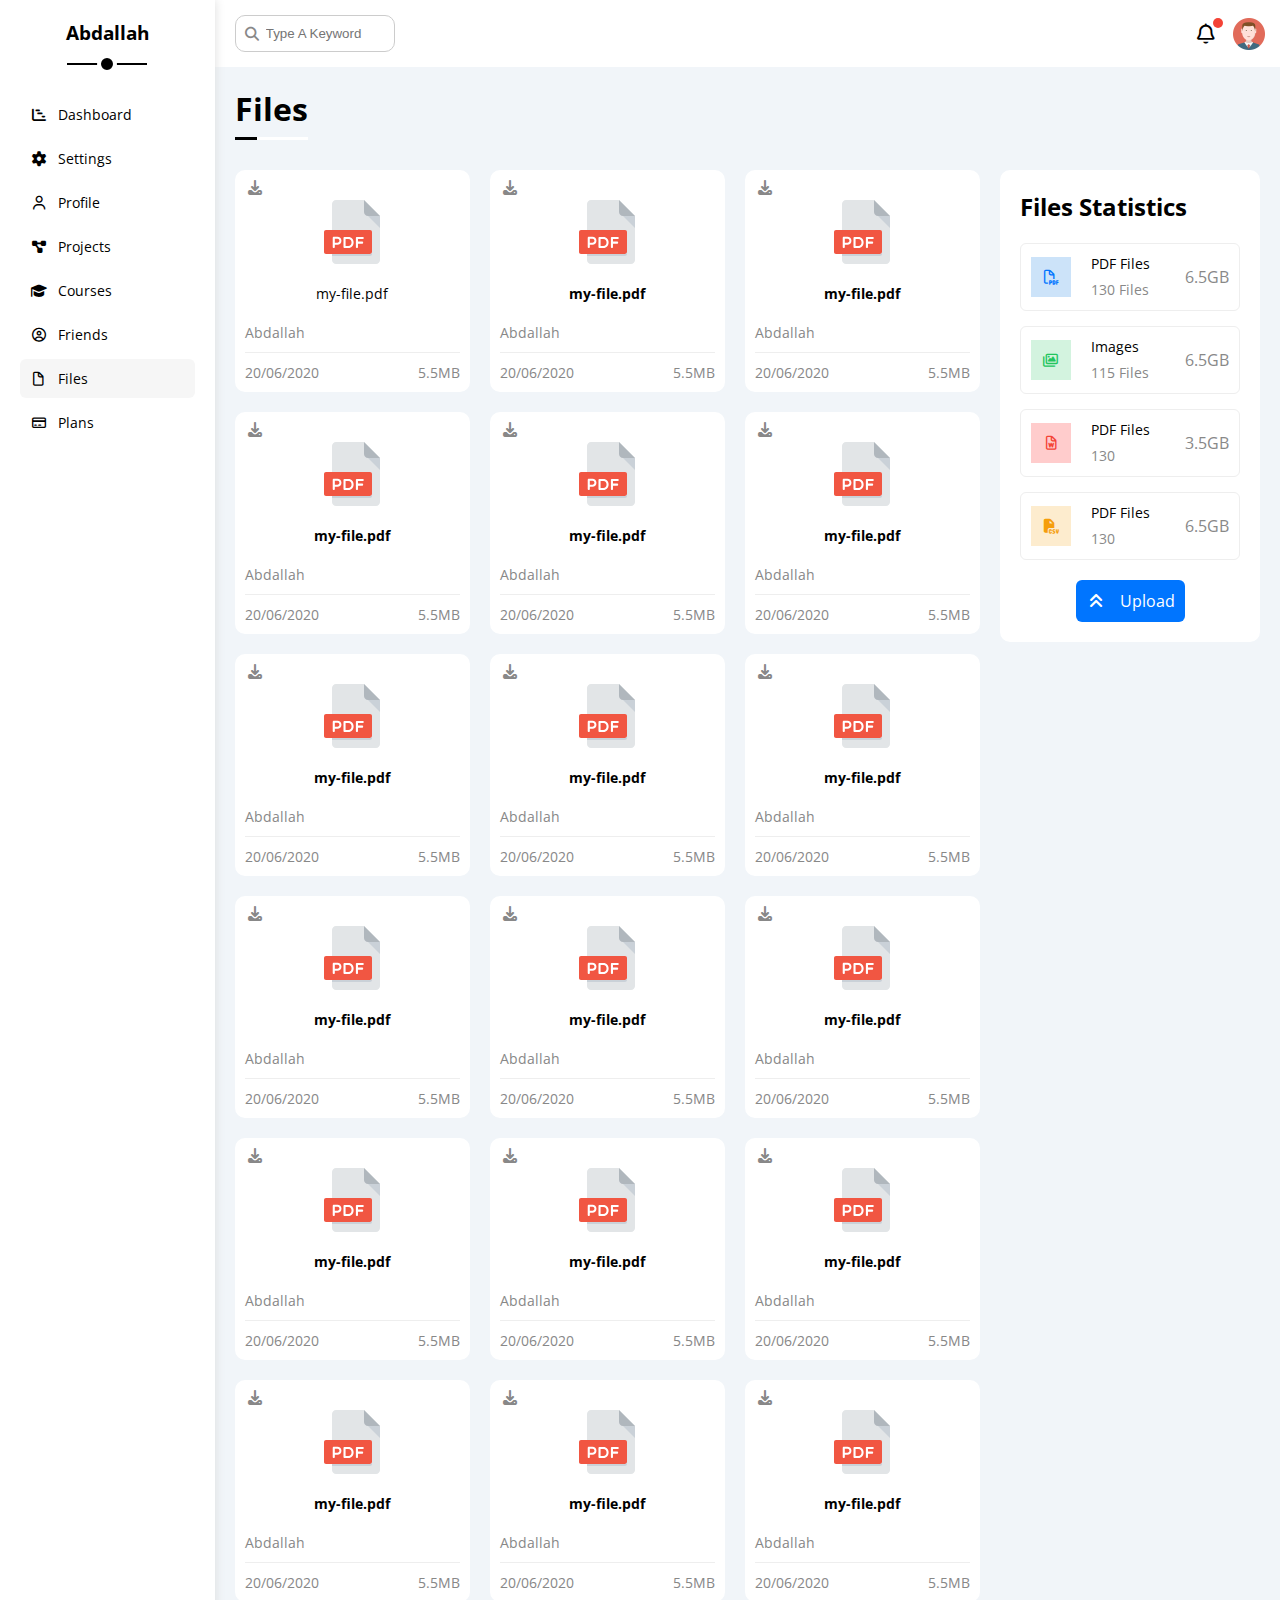
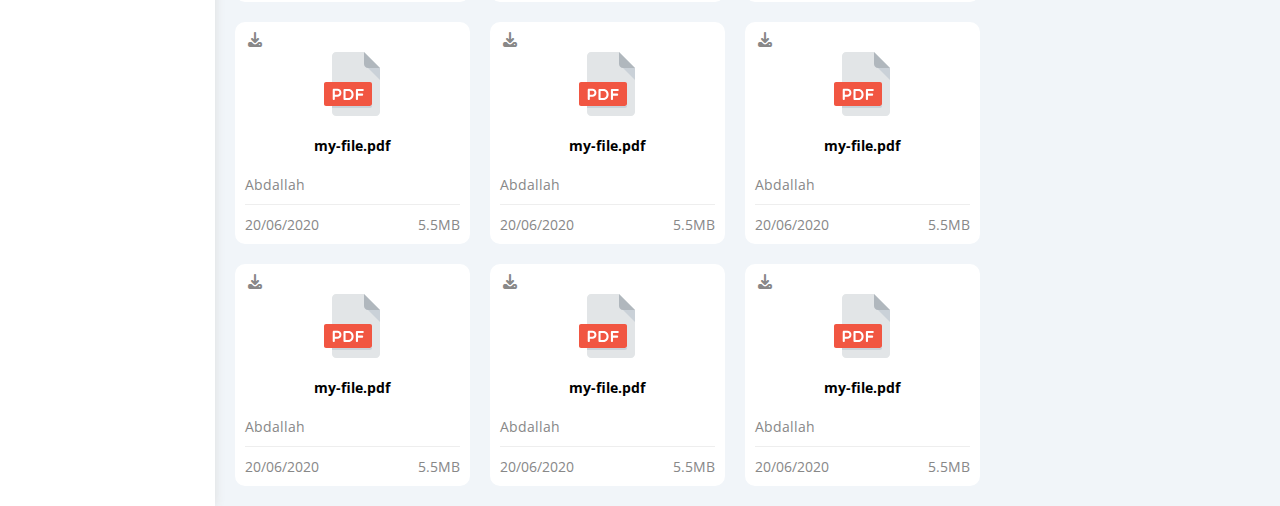
<file: files.html>
<!DOCTYPE html>
<html lang="en">
<head>
    <meta charset="UTF-8">
    <meta name="viewport" content="width=device-width, initial-scale=1.0">
    <link rel="stylesheet" href="css/all.min.css">
    <link rel="stylesheet" href="css/framework.css">
    <link rel="stylesheet" href="css/master.css">
    <link rel="preconnect" href="https://fonts.googleapis.com">
    <link rel="preconnect" href="https://fonts.gstatic.com" crossorigin>
    <link href="https://fonts.googleapis.com/css2?family=Cairo:wght@200..1000&family=Open+Sans:ital,wght@0,300..800;1,300..800&family=Work+Sans:ital,wght@0,100..900;1,100..900&display=swap" rel="stylesheet">
    <title>Files</title>
</head>
<body>
    <div class="page d-flex">
        <div class="sidebar bg-white p-20 p-relative">
            <h3 class="p-relative txt-c mt-0">Abdallah</h3>
            <ul>
                <li>
                    <a class=" d-flex align-center fs-14 c-black rad-6 p-10" href="index.html">
                        <i class="fa-solid fa-chart-gantt fa-fw"></i>
                        <span>Dashboard</span>
                    </a>
                </li>
                <li>
                    <a class="d-flex align-center fs-14 c-black rad-6 p-10" href="settings.html">
                        <i class="fa-solid fa-gear fa-fw"></i>
                        <span>Settings</span>
                    </a>
                </li>
                <li>
                    <a class="d-flex align-center fs-14 c-black rad-6 p-10" href="profile.html">
                        <i class="fa-regular fa-user fa-fw"></i>
                        <span>Profile</span>
                    </a>
                </li>
                <li>
                    <a class="d-flex align-center fs-14 c-black rad-6 p-10" href="projects.html">
                        <i class="fa-solid fa-diagram-project fa-fw"></i>
                        <span>Projects</span>
                    </a>
                </li>
                <li>
                    <a class="d-flex align-center fs-14 c-black rad-6 p-10" href="courses.html">
                        <i class="fa-solid fa-graduation-cap fa-fw"></i>
                        <span>Courses</span>
                    </a>
                </li>
                <li>
                    <a class="d-flex align-center fs-14 c-black rad-6 p-10" href="friends.html">
                        <i class="fa-regular fa-circle-user fa-fw"></i>
                        <span>Friends</span>
                    </a>
                </li>
                <li>
                    <a class="active d-flex align-center fs-14 c-black rad-6 p-10" href="files.html">
                        <i class="fa-regular fa-file fa-fw"></i>
                        <span>Files</span>
                    </a>
                </li>
                <li>
                    <a class=" d-flex align-center fs-14 c-black rad-6 p-10" href="plans.html">
                        <i class="fa-regular fa-credit-card fa-fw"></i>
                        <span>Plans</span>
                    </a>
                </li>
            </ul>
        </div>
        <div class="content w-full">
            <!-- Start Head -->
            <div class="head bg-white p-15 between-flex">
                <div class="search p-relative">
                    <input class="p-10" type="search" placeholder="Type A Keyword">
                </div>
                <div class="icons d-flex align-center">
                    <span class="notification p-relative">
                        <i class="fa-regular fa-bell fa-lg"></i>
                    </span>
                    <img src="images/avatar.png" alt="">
                </div>
            </div>
            <!-- End Head -->
            <h1 class="p-relative">Files</h1>
            <div class="files-container d-flex justify-between">
                <div class="files d-grid m-20">
                    <div class="file bg-white rad-10 p-10 p-relative">
                        <i class="fa-solid fa-download c-grey p-absolute icon"></i>
                        <img src="images/pdf.svg" alt="">
                        <h4 class="mt-0 mb-20 txt-c fs-14 w-normal">my-file.pdf</h4>
                        <p class="mt-0 mb-0 pb-10 c-grey fs-14">Abdallah</p>
                            <div class="date mt-10 d-flex justify-between">
                                <span class="c-grey fs-14">20/06/2020</span>
                                <span class="c-grey fs-14">5.5MB</span>
                        </div>
                    </div>
                    <div class="file bg-white rad-10 p-10 p-relative">
                        <i class="fa-solid fa-download c-grey p-absolute icon"></i>
                        <img src="images/pdf.svg" alt="">
                        <h4 class="mt-0 mb-20 txt-c fs-14">my-file.pdf</h4>
                        <p class="mt-0 mb-0 pb-10 c-grey fs-14">Abdallah</p>
                            <div class="date mt-10 d-flex justify-between">
                                <span class="c-grey fs-14">20/06/2020</span>
                                <span class="c-grey fs-14">5.5MB</span>
                        </div>
                    </div>
                    <div class="file bg-white rad-10 p-10 p-relative">
                        <i class="fa-solid fa-download c-grey p-absolute icon"></i>
                        <img src="images/pdf.svg" alt="">
                        <h4 class="mt-0 mb-20 txt-c fs-14">my-file.pdf</h4>
                        <p class="mt-0 mb-0 pb-10 c-grey fs-14">Abdallah</p>
                            <div class="date mt-10 d-flex justify-between">
                                <span class="c-grey fs-14">20/06/2020</span>
                                <span class="c-grey fs-14">5.5MB</span>
                        </div>
                    </div>
                    <div class="file bg-white rad-10 p-10 p-relative">
                        <i class="fa-solid fa-download c-grey p-absolute icon"></i>
                        <img src="images/pdf.svg" alt="">
                        <h4 class="mt-0 mb-20 txt-c fs-14">my-file.pdf</h4>
                        <p class="mt-0 mb-0 pb-10 c-grey fs-14">Abdallah</p>
                            <div class="date mt-10 d-flex justify-between">
                                <span class="c-grey fs-14">20/06/2020</span>
                                <span class="c-grey fs-14">5.5MB</span>
                        </div>
                    </div>
                    <div class="file bg-white rad-10 p-10 p-relative">
                        <i class="fa-solid fa-download c-grey p-absolute icon"></i>
                        <img src="images/pdf.svg" alt="">
                        <h4 class="mt-0 mb-20 txt-c fs-14">my-file.pdf</h4>
                        <p class="mt-0 mb-0 pb-10 c-grey fs-14">Abdallah</p>
                            <div class="date mt-10 d-flex justify-between">
                                <span class="c-grey fs-14">20/06/2020</span>
                                <span class="c-grey fs-14">5.5MB</span>
                        </div>
                    </div>
                    <div class="file bg-white rad-10 p-10 p-relative">
                        <i class="fa-solid fa-download c-grey p-absolute icon"></i>
                        <img src="images/pdf.svg" alt="">
                        <h4 class="mt-0 mb-20 txt-c fs-14">my-file.pdf</h4>
                        <p class="mt-0 mb-0 pb-10 c-grey fs-14">Abdallah</p>
                            <div class="date mt-10 d-flex justify-between">
                                <span class="c-grey fs-14">20/06/2020</span>
                                <span class="c-grey fs-14">5.5MB</span>
                        </div>
                    </div>
                    <div class="file bg-white rad-10 p-10 p-relative">
                        <i class="fa-solid fa-download c-grey p-absolute icon"></i>
                        <img src="images/pdf.svg" alt="">
                        <h4 class="mt-0 mb-20 txt-c fs-14">my-file.pdf</h4>
                        <p class="mt-0 mb-0 pb-10 c-grey fs-14">Abdallah</p>
                            <div class="date mt-10 d-flex justify-between">
                                <span class="c-grey fs-14">20/06/2020</span>
                                <span class="c-grey fs-14">5.5MB</span>
                        </div>
                    </div>
                    <div class="file bg-white rad-10 p-10 p-relative">
                        <i class="fa-solid fa-download c-grey p-absolute icon"></i>
                        <img src="images/pdf.svg" alt="">
                        <h4 class="mt-0 mb-20 txt-c fs-14">my-file.pdf</h4>
                        <p class="mt-0 mb-0 pb-10 c-grey fs-14">Abdallah</p>
                            <div class="date mt-10 d-flex justify-between">
                                <span class="c-grey fs-14">20/06/2020</span>
                                <span class="c-grey fs-14">5.5MB</span>
                        </div>
                    </div>
                    <div class="file bg-white rad-10 p-10 p-relative">
                        <i class="fa-solid fa-download c-grey p-absolute icon"></i>
                        <img src="images/pdf.svg" alt="">
                        <h4 class="mt-0 mb-20 txt-c fs-14">my-file.pdf</h4>
                        <p class="mt-0 mb-0 pb-10 c-grey fs-14">Abdallah</p>
                            <div class="date mt-10 d-flex justify-between">
                                <span class="c-grey fs-14">20/06/2020</span>
                                <span class="c-grey fs-14">5.5MB</span>
                        </div>
                    </div>
                    <div class="file bg-white rad-10 p-10 p-relative">
                        <i class="fa-solid fa-download c-grey p-absolute icon"></i>
                        <img src="images/pdf.svg" alt="">
                        <h4 class="mt-0 mb-20 txt-c fs-14">my-file.pdf</h4>
                        <p class="mt-0 mb-0 pb-10 c-grey fs-14">Abdallah</p>
                            <div class="date mt-10 d-flex justify-between">
                                <span class="c-grey fs-14">20/06/2020</span>
                                <span class="c-grey fs-14">5.5MB</span>
                        </div>
                    </div>
                    <div class="file bg-white rad-10 p-10 p-relative">
                        <i class="fa-solid fa-download c-grey p-absolute icon"></i>
                        <img src="images/pdf.svg" alt="">
                        <h4 class="mt-0 mb-20 txt-c fs-14">my-file.pdf</h4>
                        <p class="mt-0 mb-0 pb-10 c-grey fs-14">Abdallah</p>
                            <div class="date mt-10 d-flex justify-between">
                                <span class="c-grey fs-14">20/06/2020</span>
                                <span class="c-grey fs-14">5.5MB</span>
                        </div>
                    </div>
                    <div class="file bg-white rad-10 p-10 p-relative">
                        <i class="fa-solid fa-download c-grey p-absolute icon"></i>
                        <img src="images/pdf.svg" alt="">
                        <h4 class="mt-0 mb-20 txt-c fs-14">my-file.pdf</h4>
                        <p class="mt-0 mb-0 pb-10 c-grey fs-14">Abdallah</p>
                            <div class="date mt-10 d-flex justify-between">
                                <span class="c-grey fs-14">20/06/2020</span>
                                <span class="c-grey fs-14">5.5MB</span>
                        </div>
                    </div>
                    <div class="file bg-white rad-10 p-10 p-relative">
                        <i class="fa-solid fa-download c-grey p-absolute icon"></i>
                        <img src="images/pdf.svg" alt="">
                        <h4 class="mt-0 mb-20 txt-c fs-14">my-file.pdf</h4>
                        <p class="mt-0 mb-0 pb-10 c-grey fs-14">Abdallah</p>
                            <div class="date mt-10 d-flex justify-between">
                                <span class="c-grey fs-14">20/06/2020</span>
                                <span class="c-grey fs-14">5.5MB</span>
                        </div>
                    </div>
                    <div class="file bg-white rad-10 p-10 p-relative">
                        <i class="fa-solid fa-download c-grey p-absolute icon"></i>
                        <img src="images/pdf.svg" alt="">
                        <h4 class="mt-0 mb-20 txt-c fs-14">my-file.pdf</h4>
                        <p class="mt-0 mb-0 pb-10 c-grey fs-14">Abdallah</p>
                            <div class="date mt-10 d-flex justify-between">
                                <span class="c-grey fs-14">20/06/2020</span>
                                <span class="c-grey fs-14">5.5MB</span>
                        </div>
                    </div>
                    <div class="file bg-white rad-10 p-10 p-relative">
                        <i class="fa-solid fa-download c-grey p-absolute icon"></i>
                        <img src="images/pdf.svg" alt="">
                        <h4 class="mt-0 mb-20 txt-c fs-14">my-file.pdf</h4>
                        <p class="mt-0 mb-0 pb-10 c-grey fs-14">Abdallah</p>
                            <div class="date mt-10 d-flex justify-between">
                                <span class="c-grey fs-14">20/06/2020</span>
                                <span class="c-grey fs-14">5.5MB</span>
                        </div>
                    </div>
                    <div class="file bg-white rad-10 p-10 p-relative">
                        <i class="fa-solid fa-download c-grey p-absolute icon"></i>
                        <img src="images/pdf.svg" alt="">
                        <h4 class="mt-0 mb-20 txt-c fs-14">my-file.pdf</h4>
                        <p class="mt-0 mb-0 pb-10 c-grey fs-14">Abdallah</p>
                            <div class="date mt-10 d-flex justify-between">
                                <span class="c-grey fs-14">20/06/2020</span>
                                <span class="c-grey fs-14">5.5MB</span>
                        </div>
                    </div>
                    <div class="file bg-white rad-10 p-10 p-relative">
                        <i class="fa-solid fa-download c-grey p-absolute icon"></i>
                        <img src="images/pdf.svg" alt="">
                        <h4 class="mt-0 mb-20 txt-c fs-14">my-file.pdf</h4>
                        <p class="mt-0 mb-0 pb-10 c-grey fs-14">Abdallah</p>
                            <div class="date mt-10 d-flex justify-between">
                                <span class="c-grey fs-14">20/06/2020</span>
                                <span class="c-grey fs-14">5.5MB</span>
                        </div>
                    </div>
                    <div class="file bg-white rad-10 p-10 p-relative">
                        <i class="fa-solid fa-download c-grey p-absolute icon"></i>
                        <img src="images/pdf.svg" alt="">
                        <h4 class="mt-0 mb-20 txt-c fs-14">my-file.pdf</h4>
                        <p class="mt-0 mb-0 pb-10 c-grey fs-14">Abdallah</p>
                            <div class="date mt-10 d-flex justify-between">
                                <span class="c-grey fs-14">20/06/2020</span>
                                <span class="c-grey fs-14">5.5MB</span>
                        </div>
                    </div>
                    <div class="file bg-white rad-10 p-10 p-relative">
                        <i class="fa-solid fa-download c-grey p-absolute icon"></i>
                        <img src="images/pdf.svg" alt="">
                        <h4 class="mt-0 mb-20 txt-c fs-14">my-file.pdf</h4>
                        <p class="mt-0 mb-0 pb-10 c-grey fs-14">Abdallah</p>
                            <div class="date mt-10 d-flex justify-between">
                                <span class="c-grey fs-14">20/06/2020</span>
                                <span class="c-grey fs-14">5.5MB</span>
                        </div>
                    </div>
                    <div class="file bg-white rad-10 p-10 p-relative">
                        <i class="fa-solid fa-download c-grey p-absolute icon"></i>
                        <img src="images/pdf.svg" alt="">
                        <h4 class="mt-0 mb-20 txt-c fs-14">my-file.pdf</h4>
                        <p class="mt-0 mb-0 pb-10 c-grey fs-14">Abdallah</p>
                            <div class="date mt-10 d-flex justify-between">
                                <span class="c-grey fs-14">20/06/2020</span>
                                <span class="c-grey fs-14">5.5MB</span>
                        </div>
                    </div>
                    <div class="file bg-white rad-10 p-10 p-relative">
                        <i class="fa-solid fa-download c-grey p-absolute icon"></i>
                        <img src="images/pdf.svg" alt="">
                        <h4 class="mt-0 mb-20 txt-c fs-14">my-file.pdf</h4>
                        <p class="mt-0 mb-0 pb-10 c-grey fs-14">Abdallah</p>
                            <div class="date mt-10 d-flex justify-between">
                                <span class="c-grey fs-14">20/06/2020</span>
                                <span class="c-grey fs-14">5.5MB</span>
                        </div>
                    </div>
                    <div class="file bg-white rad-10 p-10 p-relative">
                        <i class="fa-solid fa-download c-grey p-absolute icon"></i>
                        <img src="images/pdf.svg" alt="">
                        <h4 class="mt-0 mb-20 txt-c fs-14">my-file.pdf</h4>
                        <p class="mt-0 mb-0 pb-10 c-grey fs-14">Abdallah</p>
                            <div class="date mt-10 d-flex justify-between">
                                <span class="c-grey fs-14">20/06/2020</span>
                                <span class="c-grey fs-14">5.5MB</span>
                        </div>
                    </div>
                    <div class="file bg-white rad-10 p-10 p-relative">
                        <i class="fa-solid fa-download c-grey p-absolute icon"></i>
                        <img src="images/pdf.svg" alt="">
                        <h4 class="mt-0 mb-20 txt-c fs-14">my-file.pdf</h4>
                        <p class="mt-0 mb-0 pb-10 c-grey fs-14">Abdallah</p>
                            <div class="date mt-10 d-flex justify-between">
                                <span class="c-grey fs-14">20/06/2020</span>
                                <span class="c-grey fs-14">5.5MB</span>
                        </div>
                    </div>
                    <div class="file bg-white rad-10 p-10 p-relative">
                        <i class="fa-solid fa-download c-grey p-absolute icon"></i>
                        <img src="images/pdf.svg" alt="">
                        <h4 class="mt-0 mb-20 txt-c fs-14">my-file.pdf</h4>
                        <p class="mt-0 mb-0 pb-10 c-grey fs-14">Abdallah</p>
                            <div class="date mt-10 d-flex justify-between">
                                <span class="c-grey fs-14">20/06/2020</span>
                                <span class="c-grey fs-14">5.5MB</span>
                        </div>
                    </div>
                </div>
                <div class="files-stat mr-20 p-20 bg-white rad-10">
                    <h2 class="mt-0 mb-20">Files Statistics</h2>
                    <div class="boxes">
                        <div class="box d-flex justify-between align-center">
                            <div class="d-flex align-center">
                                <i class="fa-regular fa-file-pdf fa-lg blue center-flex c-blue fs-14 pdf"></i>
                                <div class="ml-20 d">
                                    <p class="m-0 mb-5 fs-14">PDF Files</p>
                                    <span class="fs-14 c-grey">130 Files</span>
                                </div>
                            </div>
                            <span class="c-grey">6.5GB</span>
                        </div>
                        <div class="box d-flex justify-between align-center">
                            <div class="d-flex align-center">
                                <i class="fa-regular fa-images fa-lg green center-flex c-green fs-14 image"></i>
                                <div class="ml-20 d">
                                    <p class="m-0 mb-5 fs-14">Images</p>
                                    <span class="fs-14 c-grey">115 Files</span>
                                </div>
                            </div>
                            <span class="c-grey">6.5GB</span>
                        </div>
                        <div class="box d-flex justify-between align-center">
                            <div class="d-flex align-center">
                                <i class="fa-regular fa-file-word fa-lg red center-flex c-red fs-14 word"></i>
                                <div class="ml-20 d">
                                    <p class="m-0 mb-5 fs-14">PDF Files</p>
                                    <span class="fs-14 c-grey">130</span>
                                </div>
                            </div>
                            <span class="c-grey">3.5GB</span>
                        </div>
                        <div class="box d-flex justify-between align-center">
                            <div class="d-flex align-center">
                                <i class="fa-solid fa-file-csv fa-lg orange center-flex c-orange fs-14 csv"></i>
                                <div class="ml-20 d">
                                    <p class="m-0 mb-5 fs-14">PDF Files</p>
                                    <span class="fs-14 c-grey">130</span>
                                </div>
                            </div>
                            <span class="c-grey">6.5GB</span>
                        </div>
                    </div>
                        <div class="upload btn-shape bg-blue c-white w-fit ">
                            <i class="fa-solid fa-angles-up mr-10"></i>
                            <span>Upload</span>
                        </div>
                </div>
            </div>
        </div>
    </div>
</body>
</html>
</file>
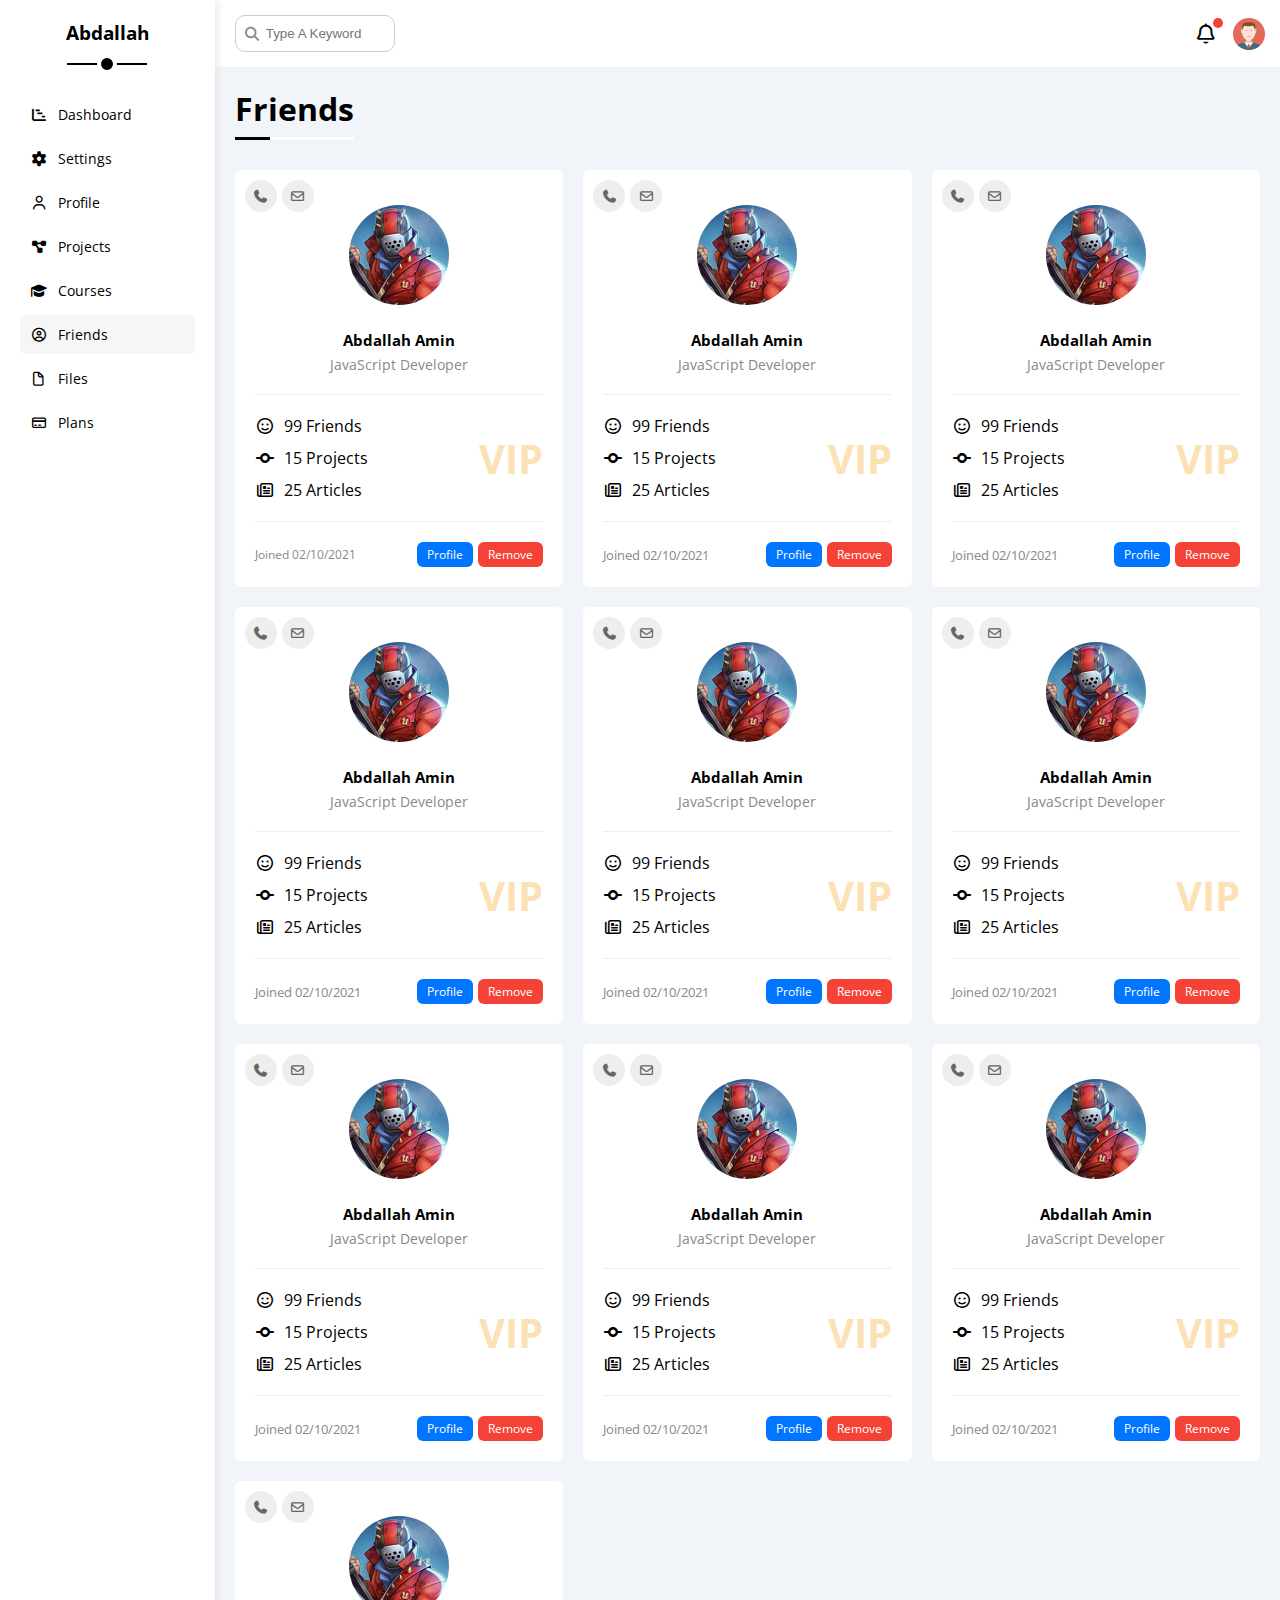
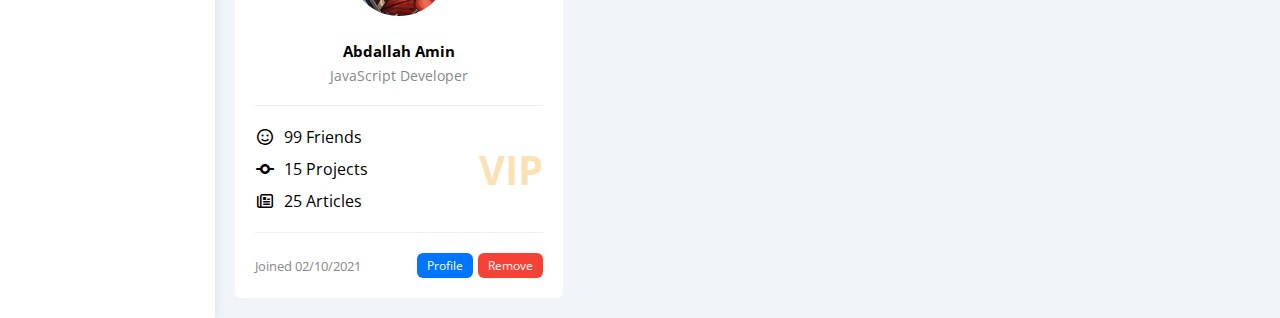
<file: friends.html>
<!DOCTYPE html>
<html lang="en">
<head>
    <meta charset="UTF-8">
    <meta name="viewport" content="width=device-width, initial-scale=1.0">
    <link rel="stylesheet" href="css/all.min.css">
    <link rel="stylesheet" href="css/framework.css">
    <link rel="stylesheet" href="css/master.css">
    <link rel="preconnect" href="https://fonts.googleapis.com">
    <link rel="preconnect" href="https://fonts.gstatic.com" crossorigin>
    <link href="https://fonts.googleapis.com/css2?family=Cairo:wght@200..1000&family=Open+Sans:ital,wght@0,300..800;1,300..800&family=Work+Sans:ital,wght@0,100..900;1,100..900&display=swap" rel="stylesheet">
    <title>Friends</title>
</head>
<body>
    <div class="page d-flex">
        <div class="sidebar bg-white p-20 p-relative">
            <h3 class="p-relative txt-c mt-0">Abdallah</h3>
            <ul>
                <li>
                    <a class=" d-flex align-center fs-14 c-black rad-6 p-10" href="index.html">
                        <i class="fa-solid fa-chart-gantt fa-fw"></i>
                        <span>Dashboard</span>
                    </a>
                </li>
                <li>
                    <a class="d-flex align-center fs-14 c-black rad-6 p-10" href="settings.html">
                        <i class="fa-solid fa-gear fa-fw"></i>
                        <span>Settings</span>
                    </a>
                </li>
                <li>
                    <a class="d-flex align-center fs-14 c-black rad-6 p-10" href="profile.html">
                        <i class="fa-regular fa-user fa-fw"></i>
                        <span>Profile</span>
                    </a>
                </li>
                <li>
                    <a class="d-flex align-center fs-14 c-black rad-6 p-10" href="projects.html">
                        <i class="fa-solid fa-diagram-project fa-fw"></i>
                        <span>Projects</span>
                    </a>
                </li>
                <li>
                    <a class="d-flex align-center fs-14 c-black rad-6 p-10" href="courses.html">
                        <i class="fa-solid fa-graduation-cap fa-fw"></i>
                        <span>Courses</span>
                    </a>
                </li>
                <li>
                    <a class="active d-flex align-center fs-14 c-black rad-6 p-10" href="friends.html">
                        <i class="fa-regular fa-circle-user fa-fw"></i>
                        <span>Friends</span>
                    </a>
                </li>
                <li>
                    <a class=" d-flex align-center fs-14 c-black rad-6 p-10" href="files.html">
                        <i class="fa-regular fa-file fa-fw"></i>
                        <span>Files</span>
                    </a>
                </li>
                <li>
                    <a class=" d-flex align-center fs-14 c-black rad-6 p-10" href="plans.html">
                        <i class="fa-regular fa-credit-card fa-fw"></i>
                        <span>Plans</span>
                    </a>
                </li>
            </ul>
        </div>
        <div class="content w-full">
            <!-- Start Head -->
            <div class="head bg-white p-15 between-flex">
                <div class="search p-relative">
                    <input class="p-10" type="search" placeholder="Type A Keyword">
                </div>
                <div class="icons d-flex align-center">
                    <span class="notification p-relative">
                        <i class="fa-regular fa-bell fa-lg"></i>
                    </span>
                    <img src="images/avatar.png" alt="">
                </div>
            </div>
            <!-- End Head -->
            <h1 class="p-relative">Friends</h1>
            <div class="friends d-grid gap-20 m-20">
                <div class="friend bg-white rad-6 p-relative p-20">
                    <ul class="contact p-absolute d-flex m-0 p-0">
                        <li>
                            <i class="fa-solid fa-phone mr-5 fs-13"></i>
                        </li>
                        <li>
                            <i class="fa-regular fa-envelope fs-13"></i>
                        </li>
                    </ul>
                    <div class="title txt-c">
                        <img class="rad-half mt-15" src="images/friend-01.jpg" alt="">
                        <h4 class="fs-15 mt-20 mb-5">Abdallah Amin</h4>
                        <p class="c-grey fs-14 mt-0 mb-20">JavaScript Developer</p>
                    </div>
                    <div class="icons p-relative pt-20 pb-20">
                        <ul class="m-0">
                            <li class="mb-10">
                                <i class="fa-regular fa-face-smile fa-fw mr-5"></i>
                                <span>99 Friends</span>
                            </li>
                            <li class="mb-10">
                                <i class="fa-solid fa-code-commit fa-fw mr-5"></i>
                                <span>15 Projects</span>
                            </li>
                            <li>
                                <i class="fa-regular fa-newspaper fa-fw mr-5"></i>
                                <span>25 Articles</span>
                            </li>
                        </ul>
                        <span class="vip p-absolute c-orange">VIP</span>
                    </div>
                    <div class="info d-flex justify-between align-center">
                        <p class="c-grey fs-12">Joined 02/10/2021</p>
                        <div class="bott">
                            <span class="btn-shape bg-blue c-white fs-12">Profile</span>
                            <span class="btn-shape bg-red c-white fs-12">Remove</span>
                        </div>
                    </div>
                </div>
                <div class="friend bg-white rad-6 p-relative p-20">
                    <ul class="contact p-absolute d-flex m-0 p-0">
                        <li>
                            <i class="fa-solid fa-phone mr-5 fs-13"></i>
                        </li>
                        <li>
                            <i class="fa-regular fa-envelope fs-13"></i>
                        </li>
                    </ul>
                    <div class="title txt-c">
                        <img class="rad-half mt-15" src="images/friend-01.jpg" alt="">
                        <h4 class="fs-15 mt-20 mb-5">Abdallah Amin</h4>
                        <p class="c-grey fs-14 mt-0 mb-20">JavaScript Developer</p>
                    </div>
                    <div class="icons p-relative pt-20 pb-20">
                        <ul class="m-0">
                            <li class="mb-10">
                                <i class="fa-regular fa-face-smile fa-fw mr-5"></i>
                                <span>99 Friends</span>
                            </li>
                            <li class="mb-10">
                                <i class="fa-solid fa-code-commit fa-fw mr-5"></i>
                                <span>15 Projects</span>
                            </li>
                            <li>
                                <i class="fa-regular fa-newspaper fa-fw mr-5"></i>
                                <span>25 Articles</span>
                            </li>
                        </ul>
                        <span class="vip p-absolute c-orange">VIP</span>
                    </div>
                    <div class="info d-flex justify-between align-center">
                        <p class="c-grey fs-13">Joined 02/10/2021</p>
                        <div class="bott">
                            <span class="btn-shape bg-blue c-white fs-12">Profile</span>
                            <span class="btn-shape bg-red c-white fs-12">Remove</span>
                        </div>
                    </div>
                </div>
                <div class="friend bg-white rad-6 p-relative p-20">
                    <ul class="contact p-absolute d-flex m-0 p-0">
                        <li>
                            <i class="fa-solid fa-phone mr-5 fs-13"></i>
                        </li>
                        <li>
                            <i class="fa-regular fa-envelope fs-13"></i>
                        </li>
                    </ul>
                    <div class="title txt-c">
                        <img class="rad-half mt-15" src="images/friend-01.jpg" alt="">
                        <h4 class="fs-15 mt-20 mb-5">Abdallah Amin</h4>
                        <p class="c-grey fs-14 mt-0 mb-20">JavaScript Developer</p>
                    </div>
                    <div class="icons p-relative pt-20 pb-20">
                        <ul class="m-0">
                            <li class="mb-10">
                                <i class="fa-regular fa-face-smile fa-fw mr-5"></i>
                                <span>99 Friends</span>
                            </li>
                            <li class="mb-10">
                                <i class="fa-solid fa-code-commit fa-fw mr-5"></i>
                                <span>15 Projects</span>
                            </li>
                            <li>
                                <i class="fa-regular fa-newspaper fa-fw mr-5"></i>
                                <span>25 Articles</span>
                            </li>
                        </ul>
                        <span class="vip p-absolute c-orange">VIP</span>
                    </div>
                    <div class="info d-flex justify-between align-center">
                        <p class="c-grey fs-13">Joined 02/10/2021</p>
                        <div class="bott">
                            <span class="btn-shape bg-blue c-white fs-12">Profile</span>
                            <span class="btn-shape bg-red c-white fs-12">Remove</span>
                        </div>
                    </div>
                </div>
                <div class="friend bg-white rad-6 p-relative p-20">
                    <ul class="contact p-absolute d-flex m-0 p-0">
                        <li>
                            <i class="fa-solid fa-phone mr-5 fs-13"></i>
                        </li>
                        <li>
                            <i class="fa-regular fa-envelope fs-13"></i>
                        </li>
                    </ul>
                    <div class="title txt-c">
                        <img class="rad-half mt-15" src="images/friend-01.jpg" alt="">
                        <h4 class="fs-15 mt-20 mb-5">Abdallah Amin</h4>
                        <p class="c-grey fs-14 mt-0 mb-20">JavaScript Developer</p>
                    </div>
                    <div class="icons p-relative pt-20 pb-20">
                        <ul class="m-0">
                            <li class="mb-10">
                                <i class="fa-regular fa-face-smile fa-fw mr-5"></i>
                                <span>99 Friends</span>
                            </li>
                            <li class="mb-10">
                                <i class="fa-solid fa-code-commit fa-fw mr-5"></i>
                                <span>15 Projects</span>
                            </li>
                            <li>
                                <i class="fa-regular fa-newspaper fa-fw mr-5"></i>
                                <span>25 Articles</span>
                            </li>
                        </ul>
                        <span class="vip p-absolute c-orange">VIP</span>
                    </div>
                    <div class="info d-flex justify-between align-center">
                        <p class="c-grey fs-13">Joined 02/10/2021</p>
                        <div class="bott">
                            <span class="btn-shape bg-blue c-white fs-12">Profile</span>
                            <span class="btn-shape bg-red c-white fs-12">Remove</span>
                        </div>
                    </div>
                </div>
                <div class="friend bg-white rad-6 p-relative p-20">
                    <ul class="contact p-absolute d-flex m-0 p-0">
                        <li>
                            <i class="fa-solid fa-phone mr-5 fs-13"></i>
                        </li>
                        <li>
                            <i class="fa-regular fa-envelope fs-13"></i>
                        </li>
                    </ul>
                    <div class="title txt-c">
                        <img class="rad-half mt-15" src="images/friend-01.jpg" alt="">
                        <h4 class="fs-15 mt-20 mb-5">Abdallah Amin</h4>
                        <p class="c-grey fs-14 mt-0 mb-20">JavaScript Developer</p>
                    </div>
                    <div class="icons p-relative pt-20 pb-20">
                        <ul class="m-0">
                            <li class="mb-10">
                                <i class="fa-regular fa-face-smile fa-fw mr-5"></i>
                                <span>99 Friends</span>
                            </li>
                            <li class="mb-10">
                                <i class="fa-solid fa-code-commit fa-fw mr-5"></i>
                                <span>15 Projects</span>
                            </li>
                            <li>
                                <i class="fa-regular fa-newspaper fa-fw mr-5"></i>
                                <span>25 Articles</span>
                            </li>
                        </ul>
                        <span class="vip p-absolute c-orange">VIP</span>
                    </div>
                    <div class="info d-flex justify-between align-center">
                        <p class="c-grey fs-13">Joined 02/10/2021</p>
                        <div class="bott">
                            <span class="btn-shape bg-blue c-white fs-12">Profile</span>
                            <span class="btn-shape bg-red c-white fs-12">Remove</span>
                        </div>
                    </div>
                </div>
                <div class="friend bg-white rad-6 p-relative p-20">
                    <ul class="contact p-absolute d-flex m-0 p-0">
                        <li>
                            <i class="fa-solid fa-phone mr-5 fs-13"></i>
                        </li>
                        <li>
                            <i class="fa-regular fa-envelope fs-13"></i>
                        </li>
                    </ul>
                    <div class="title txt-c">
                        <img class="rad-half mt-15" src="images/friend-01.jpg" alt="">
                        <h4 class="fs-15 mt-20 mb-5">Abdallah Amin</h4>
                        <p class="c-grey fs-14 mt-0 mb-20">JavaScript Developer</p>
                    </div>
                    <div class="icons p-relative pt-20 pb-20">
                        <ul class="m-0">
                            <li class="mb-10">
                                <i class="fa-regular fa-face-smile fa-fw mr-5"></i>
                                <span>99 Friends</span>
                            </li>
                            <li class="mb-10">
                                <i class="fa-solid fa-code-commit fa-fw mr-5"></i>
                                <span>15 Projects</span>
                            </li>
                            <li>
                                <i class="fa-regular fa-newspaper fa-fw mr-5"></i>
                                <span>25 Articles</span>
                            </li>
                        </ul>
                        <span class="vip p-absolute c-orange">VIP</span>
                    </div>
                    <div class="info d-flex justify-between align-center">
                        <p class="c-grey fs-13">Joined 02/10/2021</p>
                        <div class="bott">
                            <span class="btn-shape bg-blue c-white fs-12">Profile</span>
                            <span class="btn-shape bg-red c-white fs-12">Remove</span>
                        </div>
                    </div>
                </div>
                <div class="friend bg-white rad-6 p-relative p-20">
                    <ul class="contact p-absolute d-flex m-0 p-0">
                        <li>
                            <i class="fa-solid fa-phone mr-5 fs-13"></i>
                        </li>
                        <li>
                            <i class="fa-regular fa-envelope fs-13"></i>
                        </li>
                    </ul>
                    <div class="title txt-c">
                        <img class="rad-half mt-15" src="images/friend-01.jpg" alt="">
                        <h4 class="fs-15 mt-20 mb-5">Abdallah Amin</h4>
                        <p class="c-grey fs-14 mt-0 mb-20">JavaScript Developer</p>
                    </div>
                    <div class="icons p-relative pt-20 pb-20">
                        <ul class="m-0">
                            <li class="mb-10">
                                <i class="fa-regular fa-face-smile fa-fw mr-5"></i>
                                <span>99 Friends</span>
                            </li>
                            <li class="mb-10">
                                <i class="fa-solid fa-code-commit fa-fw mr-5"></i>
                                <span>15 Projects</span>
                            </li>
                            <li>
                                <i class="fa-regular fa-newspaper fa-fw mr-5"></i>
                                <span>25 Articles</span>
                            </li>
                        </ul>
                        <span class="vip p-absolute c-orange">VIP</span>
                    </div>
                    <div class="info d-flex justify-between align-center">
                        <p class="c-grey fs-13">Joined 02/10/2021</p>
                        <div class="bott">
                            <span class="btn-shape bg-blue c-white fs-12">Profile</span>
                            <span class="btn-shape bg-red c-white fs-12">Remove</span>
                        </div>
                    </div>
                </div>
                <div class="friend bg-white rad-6 p-relative p-20">
                    <ul class="contact p-absolute d-flex m-0 p-0">
                        <li>
                            <i class="fa-solid fa-phone mr-5 fs-13"></i>
                        </li>
                        <li>
                            <i class="fa-regular fa-envelope fs-13"></i>
                        </li>
                    </ul>
                    <div class="title txt-c">
                        <img class="rad-half mt-15" src="images/friend-01.jpg" alt="">
                        <h4 class="fs-15 mt-20 mb-5">Abdallah Amin</h4>
                        <p class="c-grey fs-14 mt-0 mb-20">JavaScript Developer</p>
                    </div>
                    <div class="icons p-relative pt-20 pb-20">
                        <ul class="m-0">
                            <li class="mb-10">
                                <i class="fa-regular fa-face-smile fa-fw mr-5"></i>
                                <span>99 Friends</span>
                            </li>
                            <li class="mb-10">
                                <i class="fa-solid fa-code-commit fa-fw mr-5"></i>
                                <span>15 Projects</span>
                            </li>
                            <li>
                                <i class="fa-regular fa-newspaper fa-fw mr-5"></i>
                                <span>25 Articles</span>
                            </li>
                        </ul>
                        <span class="vip p-absolute c-orange">VIP</span>
                    </div>
                    <div class="info d-flex justify-between align-center">
                        <p class="c-grey fs-13">Joined 02/10/2021</p>
                        <div class="bott">
                            <span class="btn-shape bg-blue c-white fs-12">Profile</span>
                            <span class="btn-shape bg-red c-white fs-12">Remove</span>
                        </div>
                    </div>
                </div>
                <div class="friend bg-white rad-6 p-relative p-20">
                    <ul class="contact p-absolute d-flex m-0 p-0">
                        <li>
                            <i class="fa-solid fa-phone mr-5 fs-13"></i>
                        </li>
                        <li>
                            <i class="fa-regular fa-envelope fs-13"></i>
                        </li>
                    </ul>
                    <div class="title txt-c">
                        <img class="rad-half mt-15" src="images/friend-01.jpg" alt="">
                        <h4 class="fs-15 mt-20 mb-5">Abdallah Amin</h4>
                        <p class="c-grey fs-14 mt-0 mb-20">JavaScript Developer</p>
                    </div>
                    <div class="icons p-relative pt-20 pb-20">
                        <ul class="m-0">
                            <li class="mb-10">
                                <i class="fa-regular fa-face-smile fa-fw mr-5"></i>
                                <span>99 Friends</span>
                            </li>
                            <li class="mb-10">
                                <i class="fa-solid fa-code-commit fa-fw mr-5"></i>
                                <span>15 Projects</span>
                            </li>
                            <li>
                                <i class="fa-regular fa-newspaper fa-fw mr-5"></i>
                                <span>25 Articles</span>
                            </li>
                        </ul>
                        <span class="vip p-absolute c-orange">VIP</span>
                    </div>
                    <div class="info d-flex justify-between align-center">
                        <p class="c-grey fs-13">Joined 02/10/2021</p>
                        <div class="bott">
                            <span class="btn-shape bg-blue c-white fs-12">Profile</span>
                            <span class="btn-shape bg-red c-white fs-12">Remove</span>
                        </div>
                    </div>
                </div>
                <div class="friend bg-white rad-6 p-relative p-20">
                    <ul class="contact p-absolute d-flex m-0 p-0">
                        <li>
                            <i class="fa-solid fa-phone mr-5 fs-13"></i>
                        </li>
                        <li>
                            <i class="fa-regular fa-envelope fs-13"></i>
                        </li>
                    </ul>
                    <div class="title txt-c">
                        <img class="rad-half mt-15" src="images/friend-01.jpg" alt="">
                        <h4 class="fs-15 mt-20 mb-5">Abdallah Amin</h4>
                        <p class="c-grey fs-14 mt-0 mb-20">JavaScript Developer</p>
                    </div>
                    <div class="icons p-relative pt-20 pb-20">
                        <ul class="m-0">
                            <li class="mb-10">
                                <i class="fa-regular fa-face-smile fa-fw mr-5"></i>
                                <span>99 Friends</span>
                            </li>
                            <li class="mb-10">
                                <i class="fa-solid fa-code-commit fa-fw mr-5"></i>
                                <span>15 Projects</span>
                            </li>
                            <li>
                                <i class="fa-regular fa-newspaper fa-fw mr-5"></i>
                                <span>25 Articles</span>
                            </li>
                        </ul>
                        <span class="vip p-absolute c-orange">VIP</span>
                    </div>
                    <div class="info d-flex justify-between align-center">
                        <p class="c-grey fs-13">Joined 02/10/2021</p>
                        <div class="bott">
                            <span class="btn-shape bg-blue c-white fs-12">Profile</span>
                            <span class="btn-shape bg-red c-white fs-12">Remove</span>
                        </div>
                    </div>
                </div>
            </div>
        </div>
    </div>
</body>
</html>
</file>
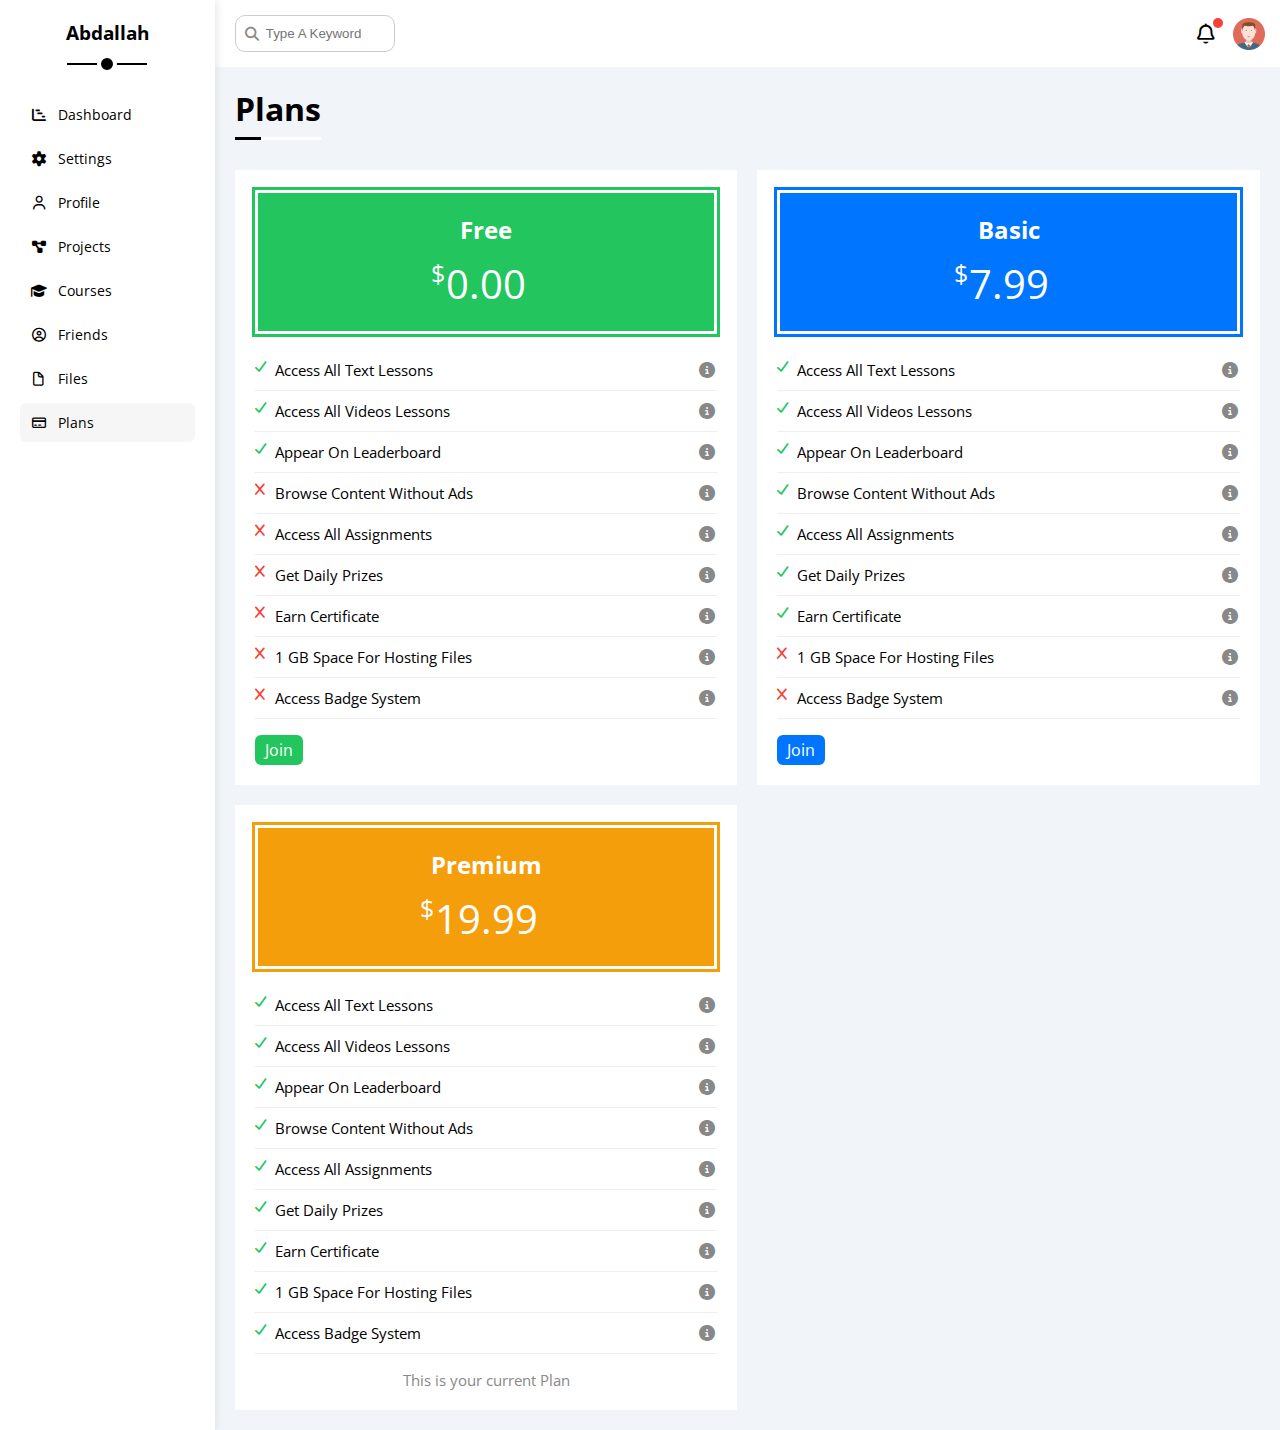
<file: plans.html>
<!DOCTYPE html>
<html lang="en">
<head>
    <meta charset="UTF-8">
    <meta name="viewport" content="width=device-width, initial-scale=1.0">
    <link rel="stylesheet" href="css/all.min.css">
    <link rel="stylesheet" href="css/framework.css">
    <link rel="stylesheet" href="css/master.css">
    <link rel="preconnect" href="https://fonts.googleapis.com">
    <link rel="preconnect" href="https://fonts.gstatic.com" crossorigin>
    <link href="https://fonts.googleapis.com/css2?family=Cairo:wght@200..1000&family=Open+Sans:ital,wght@0,300..800;1,300..800&family=Work+Sans:ital,wght@0,100..900;1,100..900&display=swap" rel="stylesheet">
    <title>Plans</title>
</head>
<body>
    <div class="page d-flex">
        <div class="sidebar bg-white p-20 p-relative">
            <h3 class="p-relative txt-c mt-0">Abdallah</h3>
            <ul>
                <li>
                    <a class=" d-flex align-center fs-14 c-black rad-6 p-10" href="index.html">
                        <i class="fa-solid fa-chart-gantt fa-fw"></i>
                        <span>Dashboard</span>
                    </a>
                </li>
                <li>
                    <a class="d-flex align-center fs-14 c-black rad-6 p-10" href="settings.html">
                        <i class="fa-solid fa-gear fa-fw"></i>
                        <span>Settings</span>
                    </a>
                </li>
                <li>
                    <a class="d-flex align-center fs-14 c-black rad-6 p-10" href="profile.html">
                        <i class="fa-regular fa-user fa-fw"></i>
                        <span>Profile</span>
                    </a>
                </li>
                <li>
                    <a class="d-flex align-center fs-14 c-black rad-6 p-10" href="projects.html">
                        <i class="fa-solid fa-diagram-project fa-fw"></i>
                        <span>Projects</span>
                    </a>
                </li>
                <li>
                    <a class="d-flex align-center fs-14 c-black rad-6 p-10" href="courses.html">
                        <i class="fa-solid fa-graduation-cap fa-fw"></i>
                        <span>Courses</span>
                    </a>
                </li>
                <li>
                    <a class="d-flex align-center fs-14 c-black rad-6 p-10" href="friends.html">
                        <i class="fa-regular fa-circle-user fa-fw"></i>
                        <span>Friends</span>
                    </a>
                </li>
                <li>
                    <a class="d-flex align-center fs-14 c-black rad-6 p-10" href="files.html">
                        <i class="fa-regular fa-file fa-fw"></i>
                        <span>Files</span>
                    </a>
                </li>
                <li>
                    <a class="active d-flex align-center fs-14 c-black rad-6 p-10" href="plans.html">
                        <i class="fa-regular fa-credit-card fa-fw"></i>
                        <span>Plans</span>
                    </a>
                </li>
            </ul>
        </div>
        <div class="content w-full">
            <!-- Start Head -->
            <div class="head bg-white p-15 between-flex">
                <div class="search p-relative">
                    <input class="p-10" type="search" placeholder="Type A Keyword">
                </div>
                <div class="icons d-flex align-center">
                    <span class="notification p-relative">
                        <i class="fa-regular fa-bell fa-lg"></i>
                    </span>
                    <img src="images/avatar.png" alt="">
                </div>
            </div>
            <!-- End Head -->
            <h1 class="p-relative">Plans</h1>
            <div class="plans m-20 d-grid">
                <div class="plan free p-20 bg-white">
                    <div class="price w-full txt-c">
                        <h2 class="mt-0 c-white mb-10">Free</h2>
                        <span class="c-white">0.00</span>
                    </div>
                    <ul>
                        <li class="d-flex justify-between align-center pt-10 pb-10">
                            <p class="fs-15 m-0">Access All Text Lessons</p>
                            <i class="fa-solid fa-circle-info help c-grey"></i>
                        </li>
                        <li class="d-flex justify-between align-center pt-10 pb-10">
                            <p class="fs-15 m-0">Access All Videos Lessons</p>
                            <i class="fa-solid fa-circle-info help c-grey"></i>
                        </li>
                        <li class="d-flex justify-between align-center pt-10 pb-10">
                            <p class="fs-15 m-0">Appear On Leaderboard</p>
                            <i class="fa-solid fa-circle-info help c-grey"></i>
                        </li>
                        <li class="d-flex justify-between align-center pt-10 pb-10">
                            <p class="fs-15 m-0">Browse Content Without Ads</p>
                            <i class="fa-solid fa-circle-info help c-grey"></i>
                        </li>
                        <li class="d-flex justify-between align-center pt-10 pb-10">
                            <p class="fs-15 m-0">Access All Assignments</p>
                            <i class="fa-solid fa-circle-info help c-grey"></i>
                        </li>
                        <li class="d-flex justify-between align-center pt-10 pb-10">
                            <p class="fs-15 m-0">Get Daily Prizes</p>
                            <i class="fa-solid fa-circle-info help c-grey"></i>
                        </li>
                        <li class="d-flex justify-between align-center pt-10 pb-10">
                            <p class="fs-15 m-0">Earn Certificate</p>
                            <i class="fa-solid fa-circle-info help c-grey"></i>
                        </li>
                        <li class="d-flex justify-between align-center pt-10 pb-10">
                            <p class="fs-15 m-0">1 GB Space For Hosting Files</p>
                            <i class="fa-solid fa-circle-info help c-grey"></i>
                        </li>
                        <li class="d-flex justify-between align-center pt-10 pb-10">
                            <p class="fs-15 m-0">Access Badge System</p>
                            <i class="fa-solid fa-circle-info help c-grey"></i>
                        </li>
                    </ul>
                    <div class="join btn-shape c-white w-fit">Join</div>
                </div>
                <div class="plan basic p-20 bg-white">
                    <div class="price w-full bg-green txt-c">
                        <h2 class="mt-0 c-white mb-10">Basic</h2>
                        <span class="c-white">7.99</span>
                    </div>
                    <ul>
                        <li class="d-flex justify-between align-center pt-10 pb-10">
                            <p class="fs-15 m-0">Access All Text Lessons</p>
                            <i class="fa-solid fa-circle-info help c-grey"></i>
                        </li>
                        <li class="d-flex justify-between align-center pt-10 pb-10">
                            <p class="fs-15 m-0">Access All Videos Lessons</p>
                            <i class="fa-solid fa-circle-info help c-grey"></i>
                        </li>
                        <li class="d-flex justify-between align-center pt-10 pb-10">
                            <p class="fs-15 m-0">Appear On Leaderboard</p>
                            <i class="fa-solid fa-circle-info help c-grey"></i>
                        </li>
                        <li class="d-flex justify-between align-center pt-10 pb-10">
                            <p class="fs-15 m-0">Browse Content Without Ads</p>
                            <i class="fa-solid fa-circle-info help c-grey"></i>
                        </li>
                        <li class="d-flex justify-between align-center pt-10 pb-10">
                            <p class="fs-15 m-0">Access All Assignments</p>
                            <i class="fa-solid fa-circle-info help c-grey"></i>
                        </li>
                        <li class="d-flex justify-between align-center pt-10 pb-10">
                            <p class="fs-15 m-0">Get Daily Prizes</p>
                            <i class="fa-solid fa-circle-info help c-grey"></i>
                        </li>
                        <li class="d-flex justify-between align-center pt-10 pb-10">
                            <p class="fs-15 m-0">Earn Certificate</p>
                            <i class="fa-solid fa-circle-info help c-grey"></i>
                        </li>
                        <li class="d-flex justify-between align-center pt-10 pb-10">
                            <p class="fs-15 m-0">1 GB Space For Hosting Files</p>
                            <i class="fa-solid fa-circle-info help c-grey"></i>
                        </li>
                        <li class="d-flex justify-between align-center pt-10 pb-10">
                            <p class="fs-15 m-0">Access Badge System</p>
                            <i class="fa-solid fa-circle-info help c-grey"></i>
                        </li>
                    </ul>
                    <div class="join btn-shape c-white w-fit">Join</div>
                </div>
                <div class="plan premium p-20 bg-white">
                    <div class="price w-full bg-green txt-c">
                        <h2 class="mt-0 c-white mb-10">Premium</h2>
                        <span class="c-white">19.99</span>
                    </div>
                    <ul>
                        <li class="d-flex justify-between align-center pt-10 pb-10">
                            <p class="fs-15 m-0">Access All Text Lessons</p>
                            <i class="fa-solid fa-circle-info help c-grey"></i>
                        </li>
                        <li class="d-flex justify-between align-center pt-10 pb-10">
                            <p class="fs-15 m-0">Access All Videos Lessons</p>
                            <i class="fa-solid fa-circle-info help c-grey"></i>
                        </li>
                        <li class="d-flex justify-between align-center pt-10 pb-10">
                            <p class="fs-15 m-0">Appear On Leaderboard</p>
                            <i class="fa-solid fa-circle-info help c-grey"></i>
                        </li>
                        <li class="d-flex justify-between align-center pt-10 pb-10">
                            <p class="fs-15 m-0">Browse Content Without Ads</p>
                            <i class="fa-solid fa-circle-info help c-grey"></i>
                        </li>
                        <li class="d-flex justify-between align-center pt-10 pb-10">
                            <p class="fs-15 m-0">Access All Assignments</p>
                            <i class="fa-solid fa-circle-info help c-grey"></i>
                        </li>
                        <li class="d-flex justify-between align-center pt-10 pb-10">
                            <p class="fs-15 m-0">Get Daily Prizes</p>
                            <i class="fa-solid fa-circle-info help c-grey"></i>
                        </li>
                        <li class="d-flex justify-between align-center pt-10 pb-10">
                            <p class="fs-15 m-0">Earn Certificate</p>
                            <i class="fa-solid fa-circle-info help c-grey"></i>
                        </li>
                        <li class="d-flex justify-between align-center pt-10 pb-10">
                            <p class="fs-15 m-0">1 GB Space For Hosting Files</p>
                            <i class="fa-solid fa-circle-info help c-grey"></i>
                        </li>
                        <li class="d-flex justify-between align-center pt-10 pb-10">
                            <p class="fs-15 m-0">Access Badge System</p>
                            <i class="fa-solid fa-circle-info help c-grey"></i>
                        </li>
                    </ul>
                    <div class="current fs-15 c-grey w-fit">This is your current Plan</div>
                </div>
            </div>
        </div>
    </div>
</body>
</html>
</file>
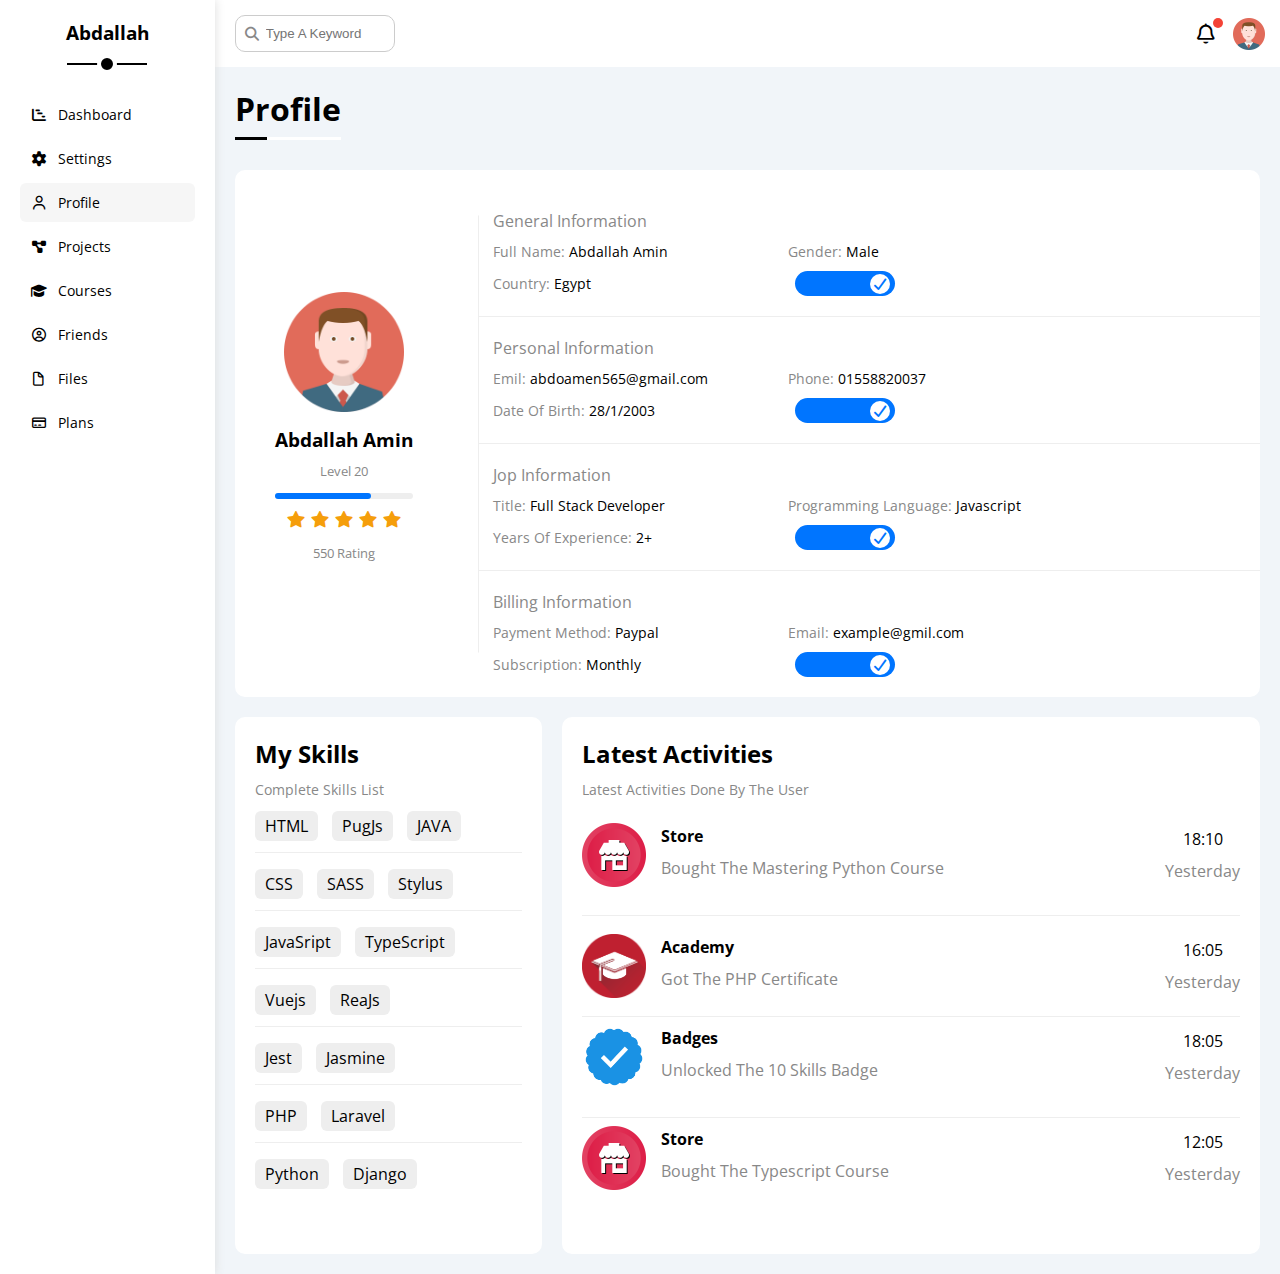
<file: profile.html>
<!DOCTYPE html>
<html lang="en">
<head>
    <meta charset="UTF-8">
    <meta name="viewport" content="width=device-width, initial-scale=1.0">
    <link rel="stylesheet" href="css/all.min.css">
    <link rel="stylesheet" href="css/framework.css">
    <link rel="stylesheet" href="css/master.css">
    <link rel="preconnect" href="https://fonts.googleapis.com">
    <link rel="preconnect" href="https://fonts.gstatic.com" crossorigin>
    <link href="https://fonts.googleapis.com/css2?family=Cairo:wght@200..1000&family=Open+Sans:ital,wght@0,300..800;1,300..800&family=Work+Sans:ital,wght@0,100..900;1,100..900&display=swap" rel="stylesheet">
    <title>Profile</title>
</head>
<body>
    <div class="page d-flex">
        <div class="sidebar bg-white p-20 p-relative">
            <h3 class="p-relative txt-c mt-0">Abdallah</h3>
            <ul>
                <li>
                    <a class=" d-flex align-center fs-14 c-black rad-6 p-10" href="index.html">
                        <i class="fa-solid fa-chart-gantt fa-fw"></i>
                        <span>Dashboard</span>
                    </a>
                </li>
                <li>
                    <a class="d-flex align-center fs-14 c-black rad-6 p-10" href="settings.html">
                        <i class="fa-solid fa-gear fa-fw"></i>
                        <span>Settings</span>
                    </a>
                </li>
                <li>
                    <a class="active d-flex align-center fs-14 c-black rad-6 p-10" href="profile.html">
                        <i class="fa-regular fa-user fa-fw"></i>
                        <span>Profile</span>
                    </a>
                </li>
                <li>
                    <a class=" d-flex align-center fs-14 c-black rad-6 p-10" href="projects.html">
                        <i class="fa-solid fa-diagram-project fa-fw"></i>
                        <span>Projects</span>
                    </a>
                </li>
                <li>
                    <a class=" d-flex align-center fs-14 c-black rad-6 p-10" href="courses.html">
                        <i class="fa-solid fa-graduation-cap fa-fw"></i>
                        <span>Courses</span>
                    </a>
                </li>
                <li>
                    <a class=" d-flex align-center fs-14 c-black rad-6 p-10" href="friends.html">
                        <i class="fa-regular fa-circle-user fa-fw"></i>
                        <span>Friends</span>
                    </a>
                </li>
                <li>
                    <a class=" d-flex align-center fs-14 c-black rad-6 p-10" href="files.html">
                        <i class="fa-regular fa-file fa-fw"></i>
                        <span>Files</span>
                    </a>
                </li>
                <li>
                    <a class=" d-flex align-center fs-14 c-black rad-6 p-10" href="plans.html">
                        <i class="fa-regular fa-credit-card fa-fw"></i>
                        <span>Plans</span>
                    </a>
                </li>
            </ul>
        </div>
        <div class="content w-full">
            <!-- Start Head -->
            <div class="head bg-white p-15 between-flex">
                <div class="search p-relative">
                    <input class="p-10" type="search" placeholder="Type A Keyword">
                </div>
                <div class="icons d-flex align-center">
                    <span class="notification p-relative">
                        <i class="fa-regular fa-bell fa-lg"></i>
                    </span>
                    <img src="images/avatar.png" alt="">
                </div>
            </div>
            <!-- End Head -->
            <h1 class="p-relative">Profile</h1>
            <div class="profile-page">
                <!-- Start box -->
                <div class="overview bg-white m-20 rad-10 d-flex gap-20 flex-col-mobile">
                    <div class="avatar-box d-flex flex-col justify-center p-20 mr-25">
                        <div class="txt-c">
                            <img src="images/avatar.png" alt="">
                            <h3 class="mt-10 mb-10">Abdallah Amin</h3>
                            <p class="c-grey mt-10 fs-13">Level 20</p>
                            <div class="level">
                                <span></span>
                            </div>
                            <div class="rate c-orange">
                                <i class="fa-solid fa-star"></i>
                                <i class="fa-solid fa-star"></i>
                                <i class="fa-solid fa-star"></i>
                                <i class="fa-solid fa-star"></i>
                                <i class="fa-solid fa-star"></i>
                            </div>
                            <p class="c-grey fs-13">550 Rating</p>
                        </div>
                    </div>
                    <div class="info-boxes flex-1 p-relative ">
                        <div class="info-box">
                            <h4 class="mt-0 mb-10 c-grey w-normal">General Information</h4>
                            <div class="d-flex flex-1 align-center f-wrap fs-14">
                                <div class="text mr-15">
                                    <span class="c-grey">Full Name: <span class="c-black">Abdallah Amin</span></span>
                                </div>
                                <div class="text mr-15">
                                    <span class="c-grey">Gender:<span class="c-black"> Male</span></span>
                                </div>
                                <div class="text mr-15">
                                    <span class="c-grey">Country:<span class="c-black"> Egypt</span></span>
                                </div>
                                <div class="check">
                                    <label class="d-flex justify-center">
                                        <input class="toggle-checkbox" type="checkbox" checked>
                                        <div class="toggle-switch"></div>
                                    </label>
                                </div>
                            </div>
                        </div>
                        <div class="info-box">
                            <h4 class="mt-0 mb-10 c-grey w-normal">Personal Information</h4>
                            <div class="d-flex flex-1 align-center f-wrap fs-14">
                                <div class="text mr-15">
                                    <span class="c-grey">Emil: <span class="c-black">abdoamen565@gmail.com</span></span>
                                </div>
                                <div class="text mr-15">
                                    <span class="c-grey">Phone:<span class="c-black"> 01558820037</span></span>
                                </div>
                                <div class="text mr-15">
                                    <span class="c-grey">Date Of Birth:<span class="c-black"> 28/1/2003</span></span>
                                </div>
                                <div class="check">
                                    <label class="d-flex justify-center">
                                        <input class="toggle-checkbox" type="checkbox" checked>
                                        <div class="toggle-switch"></div>
                                    </label>
                                </div>
                            </div>
                        </div>
                        <div class="info-box">
                            <h4 class="mt-0 mb-10 c-grey w-normal">Jop Information</h4>
                            <div class="d-flex flex-1 align-center f-wrap fs-14">
                                <div class="text mr-15">
                                    <span class="c-grey">Title: <span class="c-black">Full Stack Developer</span></span>
                                </div>
                                <div class="text mr-15">
                                    <span class="c-grey">Programming Language:<span class="c-black"> Javascript</span></span>
                                </div>
                                <div class="text mr-15">
                                    <span class="c-grey">Years Of Experience:<span class="c-black"> 2+</span></span>
                                </div>
                                <div class="check">
                                    <label class="d-flex justify-center">
                                        <input class="toggle-checkbox" type="checkbox" checked>
                                        <div class="toggle-switch"></div>
                                    </label>
                                </div>
                            </div>
                        </div>
                        <div class="info-box">
                            <h4 class="mt-0 mb-10 c-grey w-normal">Billing Information</h4>
                            <div class="d-flex flex-1 align-center f-wrap fs-14">
                                <div class="text mr-15">
                                    <span class="c-grey">Payment Method: <span class="c-black">Paypal</span></span>
                                </div>
                                <div class="text mr-15">
                                    <span class="c-grey">Email:<span class="c-black"> example@gmil.com</span></span>
                                </div>
                                <div class="text mr-15">
                                    <span class="c-grey">Subscription:<span class="c-black"> Monthly</span></span>
                                </div>
                                <div class="check">
                                    <label class="d-flex justify-center">
                                        <input class="toggle-checkbox" type="checkbox" checked>
                                        <div class="toggle-switch"></div>
                                    </label>
                                </div>
                            </div>
                        </div>
                    </div>
                </div>
                <!-- End box -->
                <!-- Start Another Data -->
                <div class="another-data m-20 d-flex gap-20">
                    <div class="skills bg-white rad-10 p-20">
                        <h2 class="mt-0 mb-10">My Skills</h2>
                        <p class="c-grey mt-0 fs-14">Complete Skills List</p>
                        <ul>
                            <li class="mb-20 pb-15">
                                <span class="btn-shape bg-eee mr-10">HTML</span>
                                <span class="btn-shape bg-eee mr-10">PugJs</span>
                                <span class="btn-shape bg-eee">JAVA</span>
                            </li>
                            <li class="mb-20 pb-15">
                                <span class="btn-shape bg-eee mr-10">CSS</span>
                                <span class="btn-shape bg-eee mr-10">SASS</span>
                                <span class="btn-shape bg-eee">Stylus</span>
                            </li>
                            <li class="mb-20 pb-15">
                                <span class="btn-shape bg-eee mr-10">JavaSript</span>
                                <span class="btn-shape bg-eee">TypeScript</span>
                            </li>
                            <li class="mb-20 pb-15">
                                <span class="btn-shape bg-eee mr-10">Vuejs</span>
                                <span class="btn-shape bg-eee">ReaJs</span>
                            </li>
                            <li class="mb-20 pb-15">
                                <span class="btn-shape bg-eee mr-10">Jest</span>
                                <span class="btn-shape bg-eee">Jasmine</span>
                            </li>
                            <li class="mb-20 pb-15">
                                <span class="btn-shape bg-eee mr-10">PHP</span>
                                <span class="btn-shape bg-eee">Laravel</span>
                            </li>
                            <li class="mb-20">
                                <span class="btn-shape bg-eee mr-10">Python</span>
                                <span class="btn-shape bg-eee">Django</span>
                            </li>
                        </ul>
                    </div>
                    <div class="latest-act bg-white rad-10 p-20 flex-1">
                        <h2 class="mt-0 mb-10">Latest Activities</h2>
                        <p class="c-grey mt-0 fs-14">Latest Activities Done By The User</p>
                        <ul>
                            <li class="d-flex justify-between align-center pb-20">
                                <div class="d-flex align-center">
                                    <img class="mr-15" src="images/activity-01.png" alt="">
                                    <div class="activity">
                                        <h4 class="mt-10 mb-0">Store</h4>
                                        <p class="mt-10 c-grey">Bought The Mastering Python Course</p>
                                    </div>
                                </div>
                                <div class="time txt-c">
                                    <span class="d-block mb-10">18:10</span>
                                    <span class="c-grey">Yesterday</span>
                                </div>
                            </li>
                            <li class="d-flex justify-between align-center pb-10 pt-10">
                                <div class="d-flex align-center">
                                    <img class="mr-15" src="images/activity-02.png" alt="">
                                    <div class="activity">
                                        <h4 class="mt-10 mb-0">Academy</h4>
                                        <p class="mt-10 c-grey">Got The PHP Certificate</p>
                                    </div>
                                </div>
                                <div class="time txt-c">
                                    <span class="d-block mb-10">16:05</span>
                                    <span class="c-grey">Yesterday</span>
                                </div>
                            </li>
                            <li class="d-flex justify-between align-center pb-20">
                                <div class="d-flex align-center">
                                    <img class="mr-15" src="images/activity-03.png" alt="">
                                    <div class="activity">
                                        <h4 class="mt-10 mb-0">Badges</h4>
                                        <p class="mt-10 c-grey">Unlocked The 10 Skills Badge</p>
                                    </div>
                                </div>
                                <div class="time txt-c">
                                    <span class="d-block mb-10">18:05</span>
                                    <span class="c-grey">Yesterday</span>
                                </div>
                            </li>
                            <li class="d-flex justify-between align-center pb-20">
                                <div class="d-flex align-center">
                                    <img class="mr-15" src="images/activity-01.png" alt="">
                                    <div class="activity">
                                        <h4 class="mt-10 mb-0">Store</h4>
                                        <p class="mt-10 c-grey">Bought The Typescript Course</p>
                                    </div>
                                </div>
                                <div class="time txt-c">
                                    <span class="d-block mb-10">12:05</span>
                                    <span class="c-grey">Yesterday</span>
                                </div>
                            </li>
                        </ul>
                    </div>
                </div>
                <!-- End Another Data -->
            </div>
        </div>
    </div>
</body>
</html>
</file>
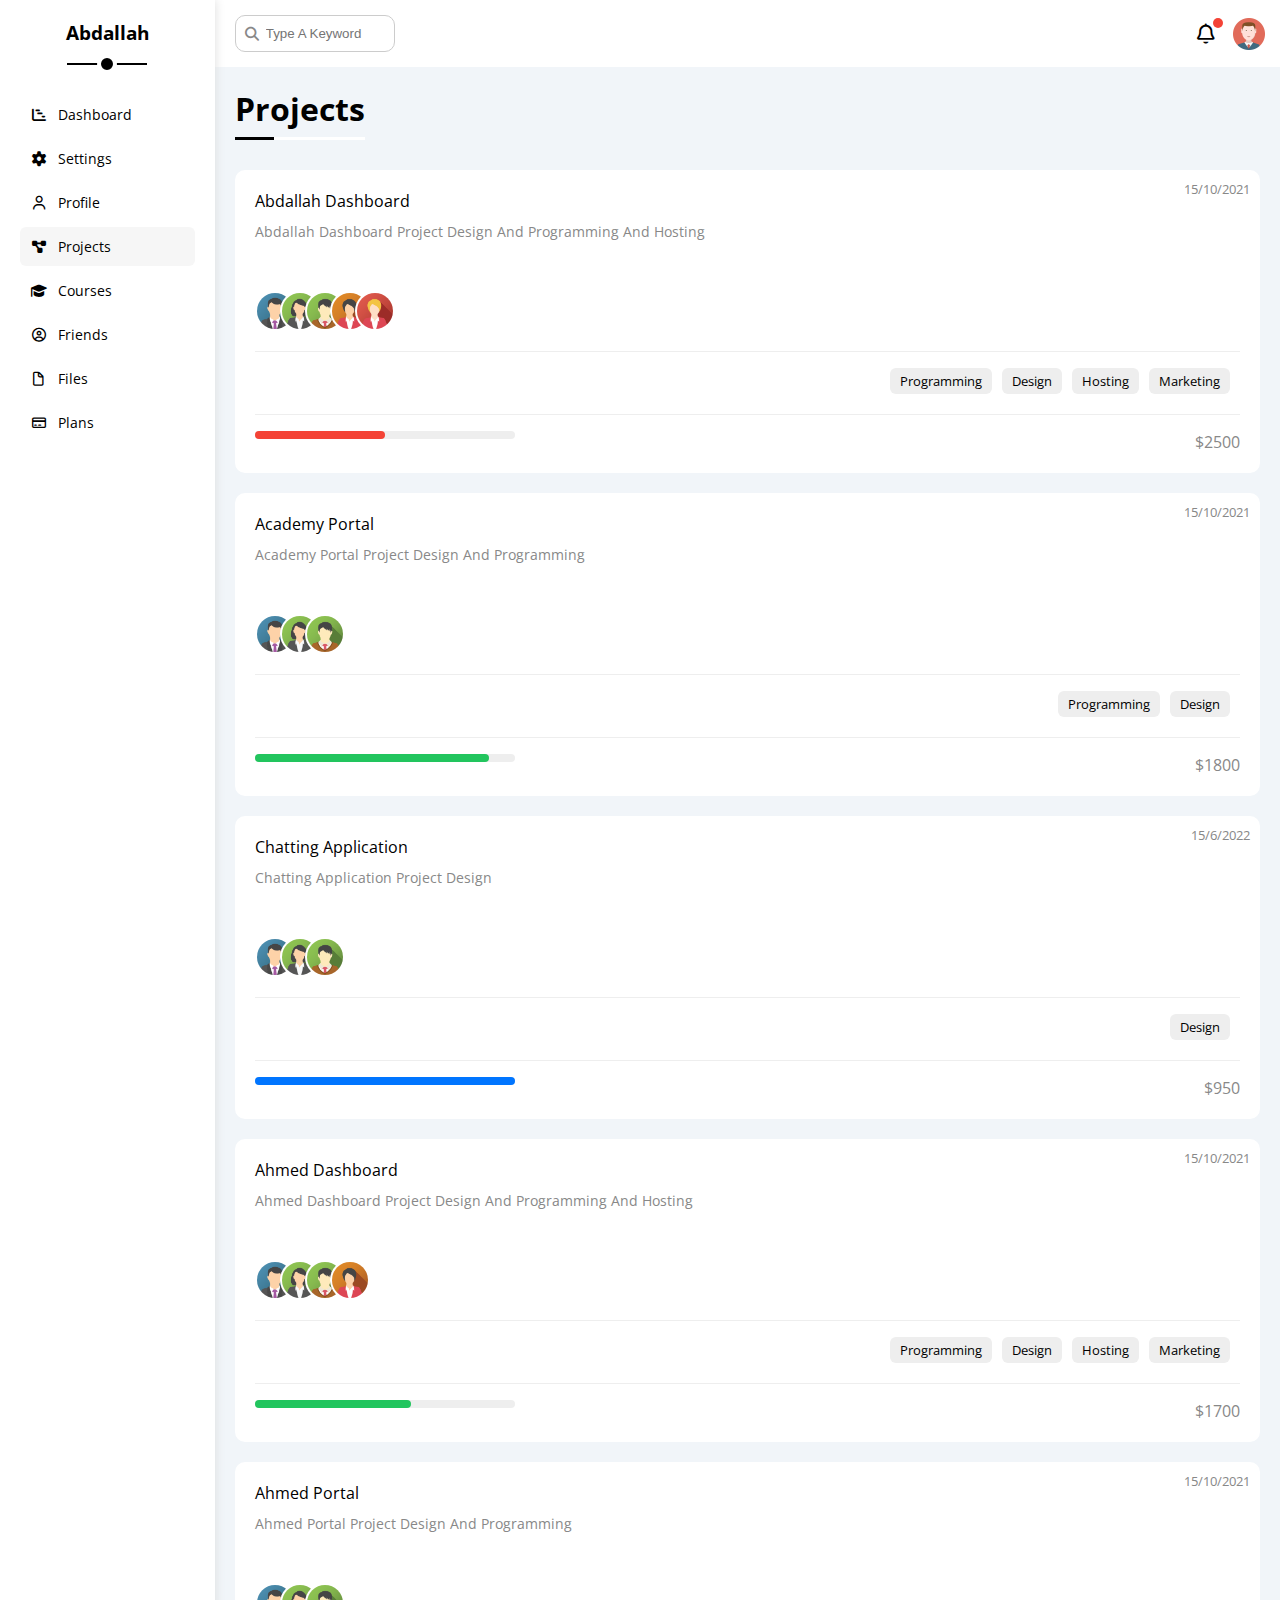
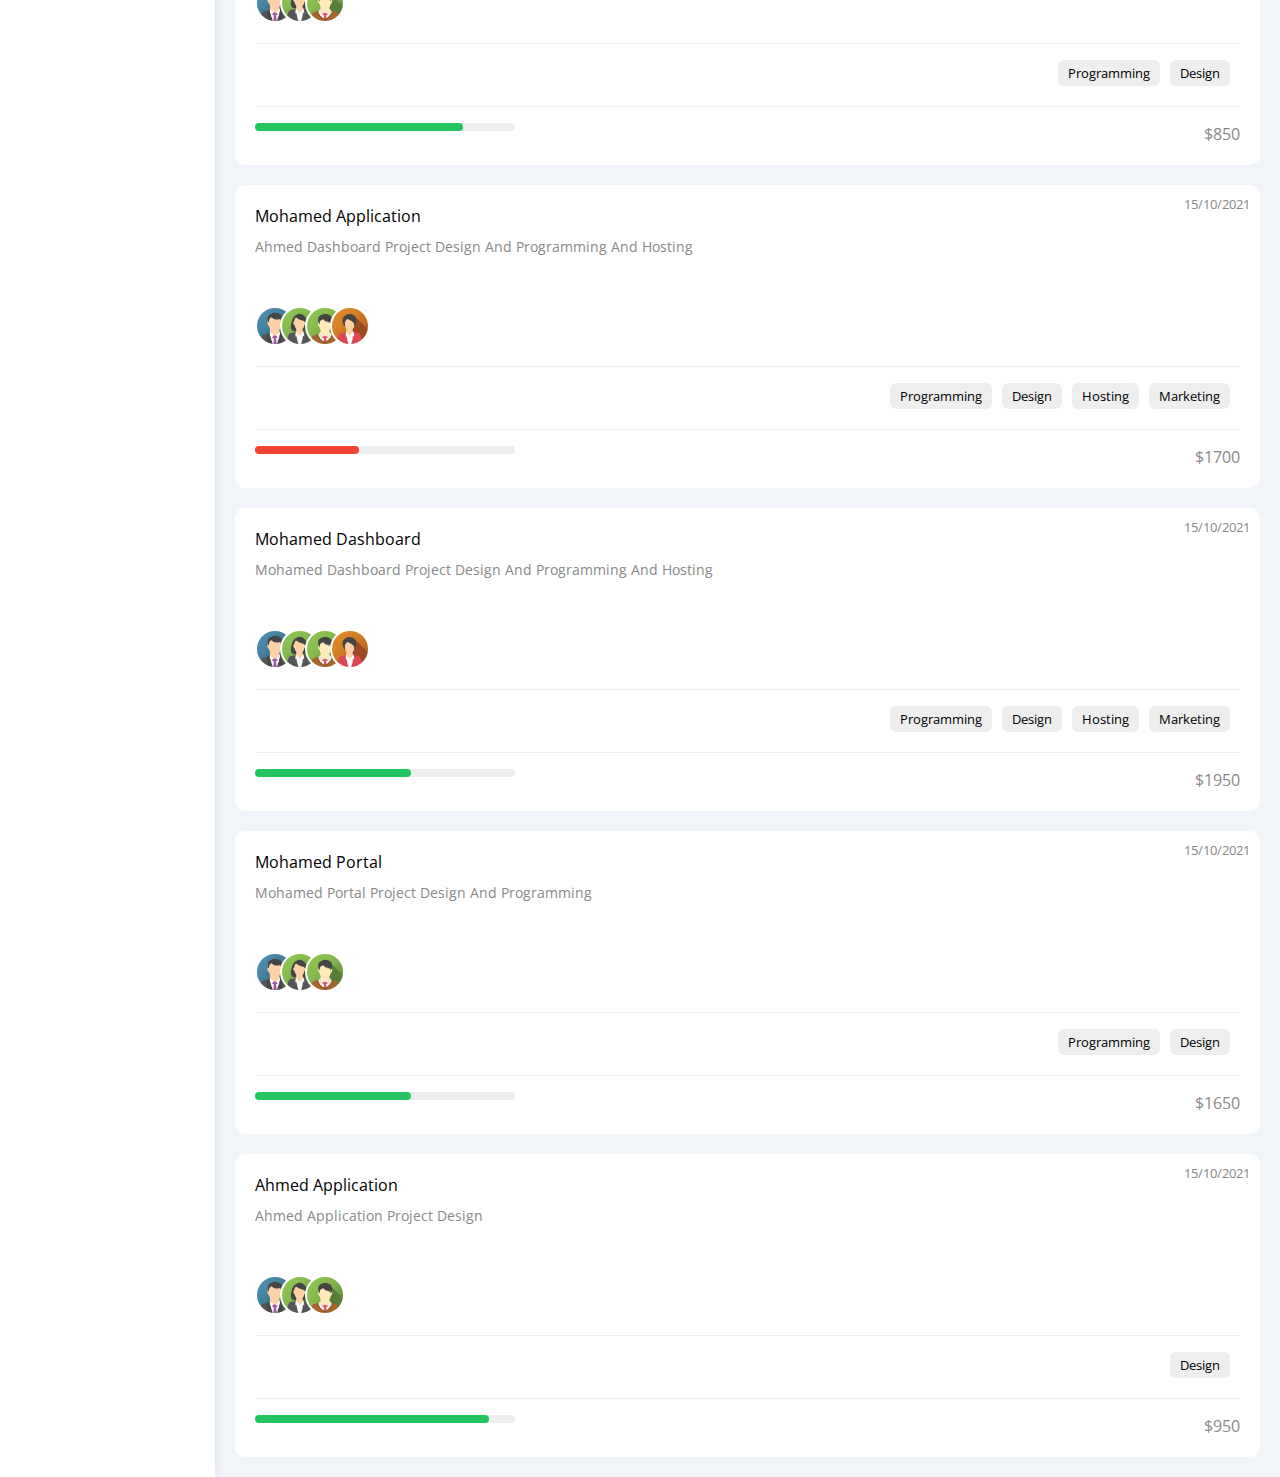
<file: projects.html>
<!DOCTYPE html>
<html lang="en">
<head>
    <meta charset="UTF-8">
    <meta name="viewport" content="width=device-width, initial-scale=1.0">
    <link rel="stylesheet" href="css/all.min.css">
    <link rel="stylesheet" href="css/framework.css">
    <link rel="stylesheet" href="css/master.css">
    <link rel="preconnect" href="https://fonts.googleapis.com">
    <link rel="preconnect" href="https://fonts.gstatic.com" crossorigin>
    <link href="https://fonts.googleapis.com/css2?family=Cairo:wght@200..1000&family=Open+Sans:ital,wght@0,300..800;1,300..800&family=Work+Sans:ital,wght@0,100..900;1,100..900&display=swap" rel="stylesheet">
    <title>Projects</title>
</head>
<body>
    <div class="page d-flex">
        <div class="sidebar bg-white p-20 p-relative">
            <h3 class="p-relative txt-c mt-0">Abdallah</h3>
            <ul>
                <li>
                    <a class=" d-flex align-center fs-14 c-black rad-6 p-10" href="index.html">
                        <i class="fa-solid fa-chart-gantt fa-fw"></i>
                        <span>Dashboard</span>
                    </a>
                </li>
                <li>
                    <a class="d-flex align-center fs-14 c-black rad-6 p-10" href="settings.html">
                        <i class="fa-solid fa-gear fa-fw"></i>
                        <span>Settings</span>
                    </a>
                </li>
                <li>
                    <a class="d-flex align-center fs-14 c-black rad-6 p-10" href="profile.html">
                        <i class="fa-regular fa-user fa-fw"></i>
                        <span>Profile</span>
                    </a>
                </li>
                <li>
                    <a class="active d-flex align-center fs-14 c-black rad-6 p-10" href="projects.html">
                        <i class="fa-solid fa-diagram-project fa-fw"></i>
                        <span>Projects</span>
                    </a>
                </li>
                <li>
                    <a class=" d-flex align-center fs-14 c-black rad-6 p-10" href="courses.html">
                        <i class="fa-solid fa-graduation-cap fa-fw"></i>
                        <span>Courses</span>
                    </a>
                </li>
                <li>
                    <a class=" d-flex align-center fs-14 c-black rad-6 p-10" href="friends.html">
                        <i class="fa-regular fa-circle-user fa-fw"></i>
                        <span>Friends</span>
                    </a>
                </li>
                <li>
                    <a class=" d-flex align-center fs-14 c-black rad-6 p-10" href="files.html">
                        <i class="fa-regular fa-file fa-fw"></i>
                        <span>Files</span>
                    </a>
                </li>
                <li>
                    <a class=" d-flex align-center fs-14 c-black rad-6 p-10" href="plans.html">
                        <i class="fa-regular fa-credit-card fa-fw"></i>
                        <span>Plans</span>
                    </a>
                </li>
            </ul>
        </div>
        <div class="content w-full">
            <!-- Start Head -->
            <div class="head bg-white p-15 between-flex">
                <div class="search p-relative">
                    <input class="p-10" type="search" placeholder="Type A Keyword">
                </div>
                <div class="icons d-flex align-center">
                    <span class="notification p-relative">
                        <i class="fa-regular fa-bell fa-lg"></i>
                    </span>
                    <img src="images/avatar.png" alt="">
                </div>
            </div>
            <!-- End Head -->
            <h1 class="p-relative">Projects</h1>
            <div class="projects m-20 d-grid gap-20">
                <div class="project one bg-white rad-10 p-20 p-relative">
                    <h4 class="mt-0 mb-0 w-normal">Abdallah Dashboard</h4>
                    <p class="fs-14 mt-10 c-grey">Abdallah Dashboard Project Design And Programming And Hosting</p>
                    <span class="fs-13 c-grey">15/10/2021</span>
                    <div class="images d-flex">
                        <img src="images/team-01.png" alt="">
                        <img src="images/team-02.png" alt="">
                        <img src="images/team-03.png" alt="">
                        <img src="images/team-04.png" alt="">
                        <img src="images/team-05.png" alt="">
                    </div>
                    <ul>
                        <li class="skills d-flex justify-end">
                            <span class="btn-shape bg-eee mr-10 fs-13">Programming</span>
                            <span class="btn-shape bg-eee mr-10 fs-13">Design</span>
                            <span class="btn-shape bg-eee mr-10 fs-13">Hosting</span>
                            <span class="btn-shape bg-eee mr-10 fs-13">Marketing</span>
                        </li>
                    </ul>
                    <div class="price d-flex justify-between">
                        <span class="progress"></span>
                        <span class="c-grey">$2500</span>
                    </div>
                </div>
                <div class="project tow bg-white rad-10 p-20 p-relative">
                    <h4 class="mt-0 mb-0 w-normal">Academy Portal</h4>
                    <p class="fs-14 mt-10 c-grey">Academy Portal Project Design And Programming</p>
                    <span class="fs-13 c-grey">15/10/2021</span>
                    <div class="images d-flex">
                        <img src="images/team-01.png" alt="">
                        <img src="images/team-02.png" alt="">
                        <img src="images/team-03.png" alt="">
                    </div>
                    <ul>
                        <li class="skills d-flex justify-end">
                            <span class="btn-shape bg-eee mr-10 fs-13">Programming</span>
                            <span class="btn-shape bg-eee mr-10 fs-13">Design</span>
                        </li>
                    </ul>
                    <div class="price d-flex justify-between">
                        <span class="progress"></span>
                        <span class="c-grey">$1800</span>
                    </div>
                </div>
                <div class="project three bg-white rad-10 p-20 p-relative">
                    <h4 class="mt-0 mb-0 w-normal">Chatting Application</h4>
                    <p class="fs-14 mt-10 c-grey">Chatting Application Project Design</p>
                    <span class="fs-13 c-grey">15/6/2022</span>
                    <div class="images d-flex">
                        <img src="images/team-01.png" alt="">
                        <img src="images/team-02.png" alt="">
                        <img src="images/team-03.png" alt="">
                    </div>
                    <ul>
                        <li class="skills d-flex justify-end">
                            <span class="btn-shape bg-eee mr-10 fs-13">Design</span>
                        </li>
                    </ul>
                    <div class="price d-flex justify-between">
                        <span class="progress"></span>
                        <span class="c-grey">$950</span>
                    </div>
                </div>
                <div class="project four bg-white rad-10 p-20 p-relative">
                    <h4 class="mt-0 mb-0 w-normal">Ahmed Dashboard</h4>
                    <p class="fs-14 mt-10 c-grey">Ahmed Dashboard Project Design And Programming And Hosting</p>
                    <span class="fs-13 c-grey">15/10/2021</span>
                    <div class="images d-flex">
                        <img src="images/team-01.png" alt="">
                        <img src="images/team-02.png" alt="">
                        <img src="images/team-03.png" alt="">
                        <img src="images/team-04.png" alt="">
                    </div>
                    <ul>
                        <li class="skills d-flex justify-end">
                            <span class="btn-shape bg-eee mr-10 fs-13">Programming</span>
                            <span class="btn-shape bg-eee mr-10 fs-13">Design</span>
                            <span class="btn-shape bg-eee mr-10 fs-13">Hosting</span>
                            <span class="btn-shape bg-eee mr-10 fs-13">Marketing</span>
                        </li>
                    </ul>
                    <div class="price d-flex justify-between">
                        <span class="progress"></span>
                        <span class="c-grey">$1700</span>
                    </div>
                </div>
                <div class="project five bg-white rad-10 p-20 p-relative">
                    <h4 class="mt-0 mb-0 w-normal">Ahmed Portal</h4>
                    <p class="fs-14 mt-10 c-grey">Ahmed Portal Project Design And Programming</p>
                    <span class="fs-13 c-grey">15/10/2021</span>
                    <div class="images d-flex">
                        <img src="images/team-01.png" alt="">
                        <img src="images/team-02.png" alt="">
                        <img src="images/team-03.png" alt="">
                    </div>
                    <ul>
                        <li class="skills d-flex justify-end">
                            <span class="btn-shape bg-eee mr-10 fs-13">Programming</span>
                            <span class="btn-shape bg-eee mr-10 fs-13">Design</span>
                        </li>
                    </ul>
                    <div class="price d-flex justify-between">
                        <span class="progress"></span>
                        <span class="c-grey">$850</span>
                    </div>
                </div>
                <div class="project six bg-white rad-10 p-20 p-relative">
                    <h4 class="mt-0 mb-0 w-normal">Mohamed Application</h4>
                    <p class="fs-14 mt-10 c-grey">Ahmed Dashboard Project Design And Programming And Hosting</p>
                    <span class="fs-13 c-grey">15/10/2021</span>
                    <div class="images d-flex">
                        <img src="images/team-01.png" alt="">
                        <img src="images/team-02.png" alt="">
                        <img src="images/team-03.png" alt="">
                        <img src="images/team-04.png" alt="">
                    </div>
                    <ul>
                        <li class="skills d-flex justify-end">
                            <span class="btn-shape bg-eee mr-10 fs-13">Programming</span>
                            <span class="btn-shape bg-eee mr-10 fs-13">Design</span>
                            <span class="btn-shape bg-eee mr-10 fs-13">Hosting</span>
                            <span class="btn-shape bg-eee mr-10 fs-13">Marketing</span>
                        </li>
                    </ul>
                    <div class="price d-flex justify-between">
                        <span class="progress"></span>
                        <span class="c-grey">$1700</span>
                    </div>
                </div>
                <div class="project seven bg-white rad-10 p-20 p-relative">
                    <h4 class="mt-0 mb-0 w-normal">Mohamed Dashboard</h4>
                    <p class="fs-14 mt-10 c-grey">Mohamed Dashboard Project Design And Programming And Hosting</p>
                    <span class="fs-13 c-grey">15/10/2021</span>
                    <div class="images d-flex">
                        <img src="images/team-01.png" alt="">
                        <img src="images/team-02.png" alt="">
                        <img src="images/team-03.png" alt="">
                        <img src="images/team-04.png" alt="">
                    </div>
                    <ul>
                        <li class="skills d-flex justify-end">
                            <span class="btn-shape bg-eee mr-10 fs-13">Programming</span>
                            <span class="btn-shape bg-eee mr-10 fs-13">Design</span>
                            <span class="btn-shape bg-eee mr-10 fs-13">Hosting</span>
                            <span class="btn-shape bg-eee mr-10 fs-13">Marketing</span>
                        </li>
                    </ul>
                    <div class="price d-flex justify-between">
                        <span class="progress"></span>
                        <span class="c-grey">$1950</span>
                    </div>
                </div>
                <div class="project eight bg-white rad-10 p-20 p-relative">
                    <h4 class="mt-0 mb-0 w-normal">Mohamed Portal</h4>
                    <p class="fs-14 mt-10 c-grey">Mohamed Portal Project Design And Programming</p>
                    <span class="fs-13 c-grey">15/10/2021</span>
                    <div class="images d-flex">
                        <img src="images/team-01.png" alt="">
                        <img src="images/team-02.png" alt="">
                        <img src="images/team-03.png" alt="">
                    </div>
                    <ul>
                        <li class="skills d-flex justify-end">
                            <span class="btn-shape bg-eee mr-10 fs-13">Programming</span>
                            <span class="btn-shape bg-eee mr-10 fs-13">Design</span>
                        </li>
                    </ul>
                    <div class="price d-flex justify-between">
                        <span class="progress"></span>
                        <span class="c-grey">$1650</span>
                    </div>
                </div>
                <div class="project nine bg-white rad-10 p-20 p-relative">
                    <h4 class="mt-0 mb-0 w-normal">Ahmed Application</h4>
                    <p class="fs-14 mt-10 c-grey">Ahmed Application Project Design</p>
                    <span class="fs-13 c-grey">15/10/2021</span>
                    <div class="images d-flex">
                        <img src="images/team-01.png" alt="">
                        <img src="images/team-02.png" alt="">
                        <img src="images/team-03.png" alt="">
                    </div>
                    <ul>
                        <li class="skills d-flex justify-end">
                            <span class="btn-shape bg-eee mr-10 fs-13">Design</span>
                        </li>
                    </ul>
                    <div class="price d-flex justify-between">
                        <span class="progress"></span>
                        <span class="c-grey">$950</span>
                    </div>
                </div>
            </div>
        </div>
    </div>
</body>
</html>
</file>
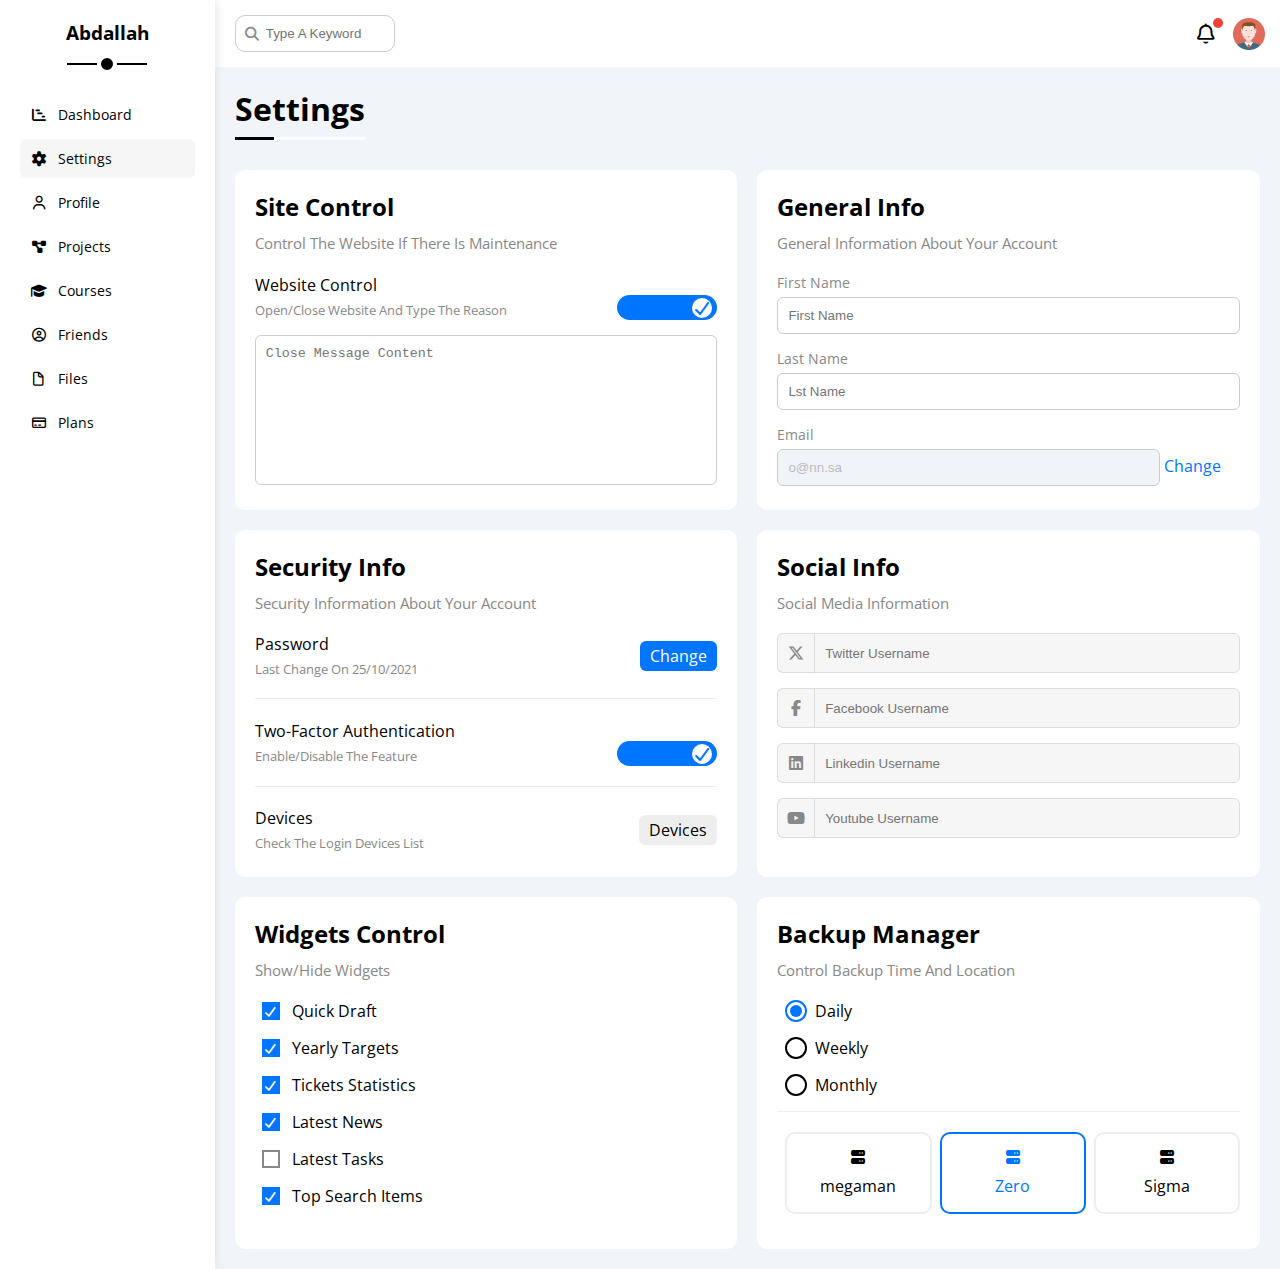
<file: settings.html>
<!DOCTYPE html>
<html lang="en">
<head>
    <meta charset="UTF-8">
    <meta name="viewport" content="width=device-width, initial-scale=1.0">
    <link rel="stylesheet" href="css/all.min.css">
    <link rel="stylesheet" href="css/framework.css">
    <link rel="stylesheet" href="css/master.css">
    <link rel="preconnect" href="https://fonts.googleapis.com">
    <link rel="preconnect" href="https://fonts.gstatic.com" crossorigin>
    <link href="https://fonts.googleapis.com/css2?family=Cairo:wght@200..1000&family=Open+Sans:ital,wght@0,300..800;1,300..800&family=Work+Sans:ital,wght@0,100..900;1,100..900&display=swap" rel="stylesheet">
    <title>Setting</title>
</head>
<body>
    <div class="page d-flex">
        <div class="sidebar bg-white p-20 p-relative">
            <h3 class="p-relative txt-c mt-0">Abdallah</h3>
            <ul>
                <li>
                    <a class=" d-flex align-center fs-14 c-black rad-6 p-10" href="index.html">
                        <i class="fa-solid fa-chart-gantt fa-fw"></i>
                        <span>Dashboard</span>
                    </a>
                </li>
                <li>
                    <a class="active d-flex align-center fs-14 c-black rad-6 p-10" href="settings.html">
                        <i class="fa-solid fa-gear fa-fw"></i>
                        <span>Settings</span>
                    </a>
                </li>
                <li>
                    <a class=" d-flex align-center fs-14 c-black rad-6 p-10" href="profile.html">
                        <i class="fa-regular fa-user fa-fw"></i>
                        <span>Profile</span>
                    </a>
                </li>
                <li>
                    <a class=" d-flex align-center fs-14 c-black rad-6 p-10" href="projects.html">
                        <i class="fa-solid fa-diagram-project fa-fw"></i>
                        <span>Projects</span>
                    </a>
                </li>
                <li>
                    <a class=" d-flex align-center fs-14 c-black rad-6 p-10" href="courses.html">
                        <i class="fa-solid fa-graduation-cap fa-fw"></i>
                        <span>Courses</span>
                    </a>
                </li>
                <li>
                    <a class=" d-flex align-center fs-14 c-black rad-6 p-10" href="friends.html">
                        <i class="fa-regular fa-circle-user fa-fw"></i>
                        <span>Friends</span>
                    </a>
                </li>
                <li>
                    <a class=" d-flex align-center fs-14 c-black rad-6 p-10" href="files.html">
                        <i class="fa-regular fa-file fa-fw"></i>
                        <span>Files</span>
                    </a>
                </li>
                <li>
                    <a class=" d-flex align-center fs-14 c-black rad-6 p-10" href="plans.html">
                        <i class="fa-regular fa-credit-card fa-fw"></i>
                        <span>Plans</span>
                    </a>
                </li>
            </ul>
        </div>
        <div class="content w-full">
            <!-- Start Head -->
            <div class="head bg-white p-15 between-flex">
                <div class="search p-relative">
                    <input class="p-10" type="search" placeholder="Type A Keyword">
                </div>
                <div class="icons d-flex align-center">
                    <span class="notification p-relative">
                        <i class="fa-regular fa-bell fa-lg"></i>
                    </span>
                    <img src="images/avatar.png" alt="">
                </div>
            </div>
            <!-- End Head -->
            <h1 class="p-relative">Settings</h1>
            <div class="setting-page m-20 d-grid gap-20">
                <!-- Start Setting Box -->
                <div class="p-20 bg-white rad-10">
                    <h2 class="mt-0 mb-10">Site Control</h2>
                    <p class="mt-0 mb-20 c-grey fs-15">Control The Website If There Is Maintenance</p>
                    <div class="mb-15 between-flex">
                        <div>
                            <span>Website Control</span>
                            <p class="c-grey mt-5 mb-0 fs-13">Open/Close Website And Type The Reason</p>
                        </div>
                        <div>
                            <label>
                            <input class="toggle-checkbox" type="checkbox" checked>
                            <div class="toggle-switch"></div>
                            </label>
                        </div>
                    </div>
                    <textarea class="close-message b-none p-10 rad-6 w-full" placeholder="Close Message Content"></textarea>
                </div>
                <!-- End Setting Box -->
                <!-- Start Setting Box -->
                <div class="p-20 bg-white rad-10">
                    <h2 class="mt-0 mb-10">General Info</h2>
                    <p class="mt-0 mb-20 c-grey fs-15">General Information About Your Account</p>
                    <div class="mb-15">
                        <label class="fs-14 c-grey d-block mb-5" for="first">First Name</label>
                        <input class="b-none border-ccc p-10 rad-6 d-block w-full" type="text" id="first" placeholder="First Name">
                    </div>
                    <div class="mb-15">
                        <label class="fs-14 c-grey d-block mb-5" for="last">Last Name</label>
                        <input class="b-none border-ccc p-10 rad-6 d-block w-full" type="text" id="last" placeholder="Lst Name">
                    </div>
                    <div>
                        <label class="fs-14 c-grey d-block mb-5" for="email">Email</label>
                        <input class="email b-none border-ccc p-10 rad-6 d-block w-full" type="email" value="o@nn.sa" id="email" disabled>
                        <a class="c-blue" href="#">Change</a>
                    </div>
                </div>
                <!-- End Setting Box -->
                <!-- Start Setting Box -->
                <div class="p-20 bg-white rad-10 d-flex flex-col justify-between">
                    <div>
                        <h2 class="mt-0 mb-10">Security Info</h2>
                        <p class="mt-0 mb-20 c-grey fs-15">Security Information About Your Account</p>
                    </div>
                    <div class="sec-box mb-20 between-flex pb-20">
                        <div>
                            <span>Password</span>
                            <p class="c-grey mt-5 mb-0 fs-13">Last Change On 25/10/2021</p>
                        </div>
                        <a class="buttom btn-shape bg-blue c-white" href="#">Change</a>
                    </div>
                    <div class="sec-box mb-20 between-flex pb-20">
                        <div>
                            <span>Two-Factor Authentication</span>
                            <p class="c-grey mt-5 mb-0 fs-13">Enable/Disable The Feature</p>
                        </div>
                        <label>
                            <input class="toggle-checkbox" type="checkbox" checked>
                            <div class="toggle-switch"></div>
                        </label>
                    </div>
                    <div class="sec-box mb-5 between-flex">
                        <div>
                            <span>Devices</span>
                            <p class="c-grey mt-5 mb-0 fs-13">Check The Login Devices List</p>
                        </div>
                        <a class="btn-shape bg-eee c-black" href="#">Devices</a>
                    </div>
                </div>
                <!-- End Setting Box -->
                <!-- Start Setting Box -->
                <div class="social-boxes p-20 bg-white rad-10">
                    <h2 class="mt-0 mb-10">Social Info</h2>
                    <p class="mt-0 mb-20 c-grey fs-15">Social Media Information</p>
                    <div class="d-flex align-center mb-15">
                        <i class="fa-brands fa-x-twitter center-flex c-grey"></i>
                        <input class="w-full" type="text" placeholder="Twitter Username">
                    </div>
                    <div class="d-flex align-center mb-15">
                        <i class="fa-brands fa-facebook-f center-flex c-grey"></i>
                        <input class="w-full" type="text" placeholder="Facebook Username">
                    </div>
                    <div class="d-flex align-center mb-15">
                        <i class="fa-brands fa-linkedin center-flex c-grey"></i>
                        <input class="w-full" type="text" placeholder="Linkedin Username">
                    </div>
                    <div class="d-flex align-center mb-15">
                        <i class="fa-brands fa-youtube center-flex c-grey"></i>
                        <input class="w-full" type="text" placeholder="Youtube Username">
                    </div>
                </div>
                <!-- End Setting Box -->
                <!-- Start Setting Box -->
                <div class="widgets-control p-20 bg-white rad-10">
                    <h2 class="mt-0 mb-10">Widgets Control</h2>
                    <p class="mt-0 mb-20 c-grey fs-15">Show/Hide Widgets</p>
                    <div class="control d-flex align-center mb-15">
                        <input type="checkbox" id="one" checked>
                        <label for="one">Quick Draft</label>
                    </div>
                    <div class="control d-flex align-center mb-15">
                        <input type="checkbox" id="tow" checked>
                        <label for="tow">Yearly Targets</label>
                    </div>
                    <div class="control d-flex align-center mb-15">
                        <input type="checkbox" id="three" checked>
                        <label for="three">Tickets Statistics</label>
                    </div>
                    <div class="control d-flex align-center mb-15">
                        <input type="checkbox" id="four" checked>
                        <label for="four">Latest News</label>
                    </div>
                    <div class="control d-flex align-center mb-15">
                        <input type="checkbox" id="five">
                        <label for="five">Latest Tasks</label>
                    </div>
                    <div class="control d-flex align-center mb-15">
                        <input type="checkbox" id="six" checked>
                        <label for="six">Top Search Items</label>
                    </div>
                </div>
                <!-- End Setting Box -->
                <!-- Start Setting Box -->
                <div class="backup-control p-20 bg-white rad-10">
                    <h2 class="mt-0 mb-10">Backup Manager</h2>
                    <p class="mt-0 mb-20 c-grey fs-15">Control Backup Time And Location</p>
                    <div class="date d-flex align-center mb-15">
                        <input type="radio" name="time" id="daily" checked>
                        <label for="daily">Daily</label>
                    </div>
                    <div class="date d-flex align-center mb-15">
                        <input type="radio" name="time" id="weekly">
                        <label for="weekly">Weekly</label>
                    </div>
                    <div class="date d-flex align-center mb-15">
                        <input type="radio" name="time" id="monthly">
                        <label for="monthly">Monthly</label>
                    </div>
                    <div class="servers d-flex align-center flex-col-mobile">
                        <input type="radio" name="servers" id="server-one">
                        <div class="server mb-15 rad-10 w-full">
                            <label class="d-flex flex-col align-center m-15" for="server-one">
                                <i class="fa-solid fa-server d-block mb-10"></i>
                                <div>
                                    megaman
                                </div>
                            </label>
                        </div>
                        <input type="radio" name="servers" id="server-tow" checked>
                        <div class="server mb-15 rad-10 w-full">
                            <label class="d-flex flex-col align-center m-15" for="server-tow">
                                <i class="fa-solid fa-server d-block mb-10"></i>
                                <div>
                                    Zero
                                </div>
                            </label>
                        </div>
                        <input type="radio" name="servers" id="server-three">
                        <div class="server mb-15 rad-10 w-full">
                            <label class="m-15 flex-col d-flex align-center" for="server-three">
                                <i class="fa-solid fa-server d-block mb-10"></i>
                                <div>
                                    Sigma
                                </div>
                            </label>
                        </div>
                    </div>
                </div>
                <!-- End Setting Box -->
            </div>
        </div>
    </div>
</body>
</html>
</file>
<file: css/framework.css>
:root {
    --blue-color: #0075ff;
    --blue-alt-color: #0d69d5;
    --orange-color: #f59e0b;
    --green-color: #22c55e;
    --red-color: #f44336;
    --grey-color: #888;
}
/* Start Box */
.d-flex {
    display: flex
}
.align-center {
    align-items: center;
}
.d-grid {
    display: grid;
}
.gap-20 {
    gap: 20px;
}
.flex-1 {
    flex: 1;
}
.flex-col {
    flex-direction: column;
}
.shrink-0 {
    flex-shrink: 0;
}
@media (max-width: 767px) {
    .block-mobile {
        display: block
    }
    .hide-moblie {
        display: none;
    }
    .flex-col-mobile {
        flex-direction: column;
    }
    .align-c-mobile {
        align-items: center;
    }
}
.d-block {
    display: block
}
.justify-between {
    justify-content: space-between;
}
.f-wrap {
    flex-wrap: wrap;
}
.justify-center {
    justify-content: center;
}
.justify-end {
    justify-content: flex-end;
}
/* End Box */
/* Start Padding + Margin */
.p-0 {
    padding: 0
}
.p-10 {
    padding: 10px;
}
.pt-10 {
    padding-top: 10px;
}
.pb-10 {
    padding-bottom: 10px;
}
.p-15 {
    padding: 15px;
}
.pt-15 {
    padding-top: 15px;
}
.pl-15 {
    padding-left: 15px;
}
.pb-15 {
    padding-bottom: 15px;
}
.p-20 {
    padding: 20px;
}
.pt-20 {
    padding-top: 20px
}
.pb-20 {
    padding-bottom: 20px;
}
.pd-30 {
    padding-bottom: 30px;
}
.m-0 {
    margin: 0;
}
.mt-0 {
    margin-top: 0;
}
.mb-0 {
    margin-bottom: 0;
}
.mt-5 {
    margin-top: 5px;
}
.mr-5 {
    margin-right: 5px;
}
.mb-5 {
    margin-bottom: 5px;
}
.mt-10 {
    margin-top: 10px;
}
.ml-10 {
    margin-left: 10px;
}
.mr-10 {
    margin-right: 10px;
}
.mb-10 {
    margin-bottom: 10px;
}
.m-15 {
    margin: 15px;
}
.mt-15 {
    margin-top: 15px;
}
.mr-15 {
    margin-right: 15px;
}
.mb-15 {
    margin-bottom: 15px;
}
.m-20 {
    margin: 20px;
}
.mt-20 {
    margin-top: 20px;
}
.mr-20 {
    margin-right: 20px;
}
.ml-20 {
    margin-left: 20px;
}
.mb-20 {
    margin-bottom: 20px;
}
.mt-25 {
    margin-top: 25px;
}
.mr-25 {
    margin-right: 25px;
}
.mb-25 {
    margin-bottom: 25px;
}
/* End Padding + Margin */
/* Start Color */
.bg-white {
    background-color: white;
}
.c-black {
    color: black;
}
.c-grey {
    color: var(--grey-color);
}
.c-white {
    color: white;
}
.c-blue {
    color: var(--blue-color)
}
.bg-eee {
    background-color: #eee;
}
.bg-blue {
    background-color: var(--blue-color);
}
.bg-red {
    background-color: var(--red-color);
}
.c-green {
    color: var(--green-color)
}
.c-orange {
    color: var(--orange-color)
}
.c-red {
    color: var(--red-color)
}
.bg-green {
    background-color: var(--green-color);
}
.bg-orange {
    background-color: var(--orange-color);
}
.w-fit {
    width: fit-content;
}
/* End Color */
/* Start Position */
.p-relative {
    position: relative;
}
.p-absolute {
    position: absolute;
}
/* End Position */
/* Start Font */
.txt-c {
    text-align: center;
}
.txt-e {
    text-align: end;
}
.fs-12 {
    font-size: 12px;
}
.fs-13 {
    font-size: 13px;
}
.fs-14 {
    font-size: 14px;
}
.fs-15 {
    font-size: 15px;
}
.fs-25 {
    font-size: 25px;
}
.fw-bold {
    font-weight: bold;
}
.w-full {
    width: 100%;
}
.h-full {
    height: 100%
}
.w-normal {
    font-weight: normal;
}
@media (max-width: 767px) {
    .txt-c-mobile {
        text-align: center;
    }
}
/* End Font */
/* Start Border */
.rad-6 {
    border-radius: 6px;
}
.rad-10 {
    border-radius: 10px;
}
.b-none {
    border: none
}
.rad-half {
    border-radius: 50%;
}
.border-ccc {
    border: 1px solid #ccc;
}
/* End Border */
/* Start Components */
.between-flex {
    display: flex;
    align-items: center;
    justify-content: space-between;
}
.center-flex {
    display: flex;
    align-items: center;
    justify-content: center;
}
.btn-shape {
    padding: 4px 10px;
    border-radius: 6px;
}
/* End Components */
</file>
<file: css/master.css>
:root {
    --blue-color: #0075ff;
    --blue-alt-color: #0d69d5;
    --orange-color: #f59e0b;
    --green-color: #22c55e;
    --red-color: #f44336;
    --grey-color: #888;
}
* {
    box-sizing: border-box;
}
body {
    margin: 0;
    font-family: "open sans", "sans-serif";
}
*:focus {
    outline: none;
}
a {
    text-decoration: none;
}
.page {
    background-color: #f1f5f9;
    min-height: 100vh
}
ul {
    list-style: none;
    padding: 0
}
::-webkit-scrollbar {
    width: 15px;
}
::-webkit-scrollbar-track {
    background-color: white;
}
::-webkit-scrollbar-thumb {
    background-color: var(--blue-color);
}
::-webkit-scrollbar-thumb:hover {
    background-color: var(--blue-alt-color);
}
/* Start Sidebar */
.sidebar {
    width: 250px;
    box-shadow: 0 0 10px #ddd;
}
.sidebar > h3 {
    margin-bottom: 50px;
}
.sidebar > h3::before {
    content: "";
    position: absolute;
    background-color: black;
    height: 2px;
    width: 80px;
    bottom: -20px;
    left: 50%;
    transform: translateX(-50%);
}
.sidebar > h3::after {
    content: "";
    position: absolute;
    left: 50%;
    bottom: -29px;
    width: 12px;
    height: 12px;
    border-radius: 50%;
    background-color: black;
    transform: translateX(-50%);
    border: 4px solid white;
}
.sidebar ul li a {
    transition: 0.3s;
    margin-bottom: 5px;
}
.sidebar ul li a:hover, 
.sidebar ul li a.active {
    background-color: #f6f6f6;
}
.sidebar ul li a span {
    font-size: 14px;
    margin-left: 10px
}
@media (max-width: 767px) {
    .sidebar {
        width: 70px;
        padding: 10px;
    }
    .sidebar > h3 {
        font-size: 10px;
        margin-bottom: 15px;
    }
    .sidebar > h3::before,
    .sidebar > h3::after {
        display: none;
    }
    .sidebar ul li a span {
        display: none;
    }
    .sidebar ul li a {
        margin: 10px;
    }
}
/* End Sidebar */
/* Start Content  */
.content {
    overflow: hidden;
}
.head .search::before {
    font-family: var(--fa-style-family-classic);
    content: "\f002";
    font-weight: 900;
    position: absolute;
    left: 15px;
    top: 50%;
    transform: translateY(-50%);
    font-size: 14px;
    color: var(--grey-color)
}
.head .search input {
    border: 1px solid #ccc;
    border-radius: 10px;
    margin-left: 5px;
    padding-left: 30px;
    width: 160px;
    transition: width 0.3s;
}
.head .search input:focus {
    outline: auto;
    outline-color: #ddd;
}
@media (min-width: 768px) {
    .head .search input:focus {
        width: 200px
}

}
.head .search input:focus::placeholder {
    opacity: 0;
}
.head .icons .notification::before {
    content: "";
    position: absolute;
    width: 10px;
    height: 10px;
    background-color: var(--red-color);
    border-radius: 50%;
    right: -5px;
    top: -5px
}
.head .icons img {
    width: 32px;
    height: 32px;
    margin-left: 15px;
}
.page h1 {
    margin: 20px 20px 40px;
    width: fit-content
}
.page h1::before,
.page h1::after {
    content: "";
    height: 3px;
    position: absolute;
    bottom: -10px;
    left: 0;
}
.page h1::before {
    background-color: white;
    width: 100%;
}
.page h1::after {
    background-color: black;
    width: calc(30%);
}
.wrapper {
    grid-template-columns: repeat(auto-fill, minmax(400px, 1fr));
    margin-left: 20px;
    margin-right: 20px;
    margin-bottom: 20px;
}
@media (max-width: 767px) {
    .wrapper {
        grid-template-columns: minmax(200px, 1fr);
        margin-left: 20px;
        margin-right: 20px;
        gap: 10px
    }
}
/* End Content  */
/* Start Wlcome Widget */
.welcome {
    overflow: hidden;
    flex-direction: column;
}
.welcome .intro img {
    width: 200px;
    margin-bottom: -10px;
}
.welcome .avatar {
    width: 64px;
    height: 64px;
    border: 2px solid white;
    border-radius: 50%;
    padding: 2px;
    box-shadow: 0 0 5px #ddd;
    margin-left: 20px;
    margin-top: -32px;
}
.welcome .body {
    border-top: 1px solid #eee;
    border-bottom: 1px solid #eee;
}
.welcome .body > div {
    flex: 1
}
.welcome .visit {
    margin: auto 15px 15px auto; 
    transition: background-color 0.3s;
}
.welcome .visit:hover {

    background-color: var(--blue-alt-color);
}
@media (max-width: 767px) {
    .welcome .intro {
        padding-bottom: 30px;
    }
    .welcome .avatar {
        margin-left: 0
    }
    .welcome .body > div:not(:last-child) {
        margin-bottom: 20px;
    }
}
/* End Wlcome Widget */
/* Start Quick Draft */
.quick-draft {
    padding: 20px 20px 0 20px;
}
.quick-draft textarea {
    resize: none;
    min-height: 180px;
}
.quick-draft .save {
    margin: auto 15px 15px auto; 
    transition: 0.3s;
    cursor: pointer;
}
.quick-draft form {
    flex: 1
}
.quick-draft .save:hover {
    background-color: var(--blue-alt-color);
}
/* End Quick Draft */
/* Start Targets */
.targets .target-row .icon {
    width: 80px;
    height: 80px;
    margin-right: 15px;
}
.targets .details {
    flex: 1
}
.targets .details .progress {
    height: 4px;
}
.targets .details .progress > span {
    position: absolute;
    left: 0;
    top: 0;
    height: 100%;
}
.targets .details .progress > span span {
    position: absolute;
    bottom: 16px;
    right: -16px; 
    color: white;
    padding: 2px 5px;
    border-radius: 6px;
    font-size: 13px;
}
.targets .details .progress > span span::after {
    content: "";
    position: absolute;
    border-color: transparent;
    border-style: solid;
    border-width: 5px;
    bottom: -10px;
    left: 50%;
    transform: translateX(-50%);
}
.blue .icon,
.blue .progress {
    background-color: rgb(0 117 225 / 0.2);
}
.orange .icon,
.orange .progress {
    background-color: rgb(245 158 11 / 0.2);
}
.green .icon,
.green .progress {
    background-color: rgb(34 197 94 / 0.2);
}
.blue .details .progress > span span::after {
    border-top-color: rgb(0 117 225 / 0.2);
}
.blue .details .progress > span span::after {
    border-top-color: rgb(245 158 11 / 0.2);
}
.green .details .progress > span span::after {
    border-top-color: rgb(34 197 94 / 0.2);
}
/* End Targets */
/* Start Tickets */
.tickets .box {
    width: calc(50% - 10px);
    border: 1px solid #ccc;
}
@media (max-width: 767px) {
    .tickets .box {
        width: 100%;
    }
}
/* End Tickets */
/* Start Latest News*/
.latest-news .news-row:not(:last-of-type) {
    margin-bottom: 20px;
    padding-bottom: 20px;
    border-bottom: 1px solid #eee;
}
.latest-news .news-row img {
    width: 100px;
    border-radius: 6px;
    margin-right: 15px;
}
.latest-news .info {
    flex-grow: 1;
}
.latest-news .info h3 {
    margin: 0 0 6px;
    font-size: 16px;
}
.latest-news .label {
    text-align: center;
}
@media (max-width: 767px) {
    .latest-news .news-row {
        display: block;
    }
    .latest-news .news-row .label {
        width: fit-content;
        margin: 10px auto;
    }
    .latest-news .news-row p {
        font-size: 12px;
    }
}
/* End Latest News */
/* Start Tasks */
.tasks .task-row:not(:last-of-type) {
    margin-bottom: 15px;
    padding-bottom: 15px;
    border-bottom: 1px solid #eee;
}
.tasks .task-row .info {
    flex-grow: 1;
}
.tasks .task-row.done {
    opacity: 0.3;
}
.tasks .task-row.done h3,
.tasks .task-row.done p {
    text-decoration: line-through;
}
.tasks .delete:not(.done) {
    cursor: pointer;
    transition: 0.3s;
}
.tasks .delete:hover:not(.done) {
    color: var(--red-color);
}
/* End Tasks */
/* Start Latest Uploads */
.latest-uploads ul li:not(:last-child) {
    border-bottom: 1px solid #eee;
}
.latest-uploads ul li img {
    width: 40px;
    height: 40px;
}
/* End Latest Uploads */
/* Start Last Project Progress Widget */
.last-project ul li {
    position: relative;
}
.last-project ul::before {
    content: "";
    position: absolute;
    left: 11px;
    width: 2px;
    height: 100%;
    background-color: var(--blue-color);
}
.last-project ul li::before {
    content: "";
    width: 20px;
    height: 20px;
    display: block;
    border-radius: 50%;
    background-color: white;
    border: 2px solid white;
    outline: 2px solid var(--blue-color);
    margin-right: 15px;
    flex-shrink: 0;
    z-index: 1;
}
.last-project ul li.done::before {
    background-color: var(--blue-color);
}
.last-project ul li.current::before {
    animation: change-color 0.8s infinite alternate;
}
.last-project img {
    position: absolute;
    width: 160px;
    right: 0;
    bottom: 0;
    opacity: 0.1;
}
/* End Last Project Progress Widget */
/* Start Reminder Widget */
.reminders ul li .key {
    width: 15px;
    height: 15px;
    flex-shrink: 0;
}
.reminders ul li > .blue {
    border-left: 2px solid var(--blue-color)
}
.reminders ul li > .green {
    border-left: 2px solid var(--green-color)
}
.reminders ul li > .orange {
    border-left: 2px solid var(--orange-color)
}
.reminders ul li > .red {
    border-left: 2px solid var(--red-color)
}
/* End Reminder Widget */
/* Start Latest Post */
.latest-post .avatar{
    width: 48px;
    height: 48px;
}
.latest-post .post-content {
    text-transform: capitalize;
    line-height: 1.8;
    border-top: 1px solid #eee;
    border-bottom: 1px solid #eee;
    min-height: 140px;
}
/* End Latest Post */
/* Start Social Media */
.social-media .box {
    padding-left: 70px;
}
.social-media .box i {
    position: absolute;
    left: 0;
    top: 0;
    width: 52px;
    transition: 0.3s;
}
.social-media .box i:hover {
    transform: rotate(5deg);
}
.social-media .twitter {
    background-color: rgb(0 0 0 / 0.2);
    color: #1da1f2;
}
.social-media .twitter i,
.social-media .twitter a {
    background-color: black;
}

.social-media .facebook {
    background-color: rgb(24 119 242 / 0.2);
    color: #1877f2;
}
.social-media .facebook i,
.social-media .facebook a {
    background-color: #1877f2;
}
.social-media .youtube {
    background-color: rgb(255 0 0 / 0.2);
    color: #ff0000;
}
.social-media .youtube i,
.social-media .youtube a {
    background-color: #ff0000;
}
.social-media .linkedin {
    background-color: rgb(0 119 181 / 0.2);
    color: #0077b5;
}
.social-media .linkedin i,
.social-media .linkedin a {
    background-color: #0077b5;
}
@media (max-width: 767px) {
    .social-media .box span {
        font-size: 13px;
    }
    .social-media .box  {
        padding-left: 55px;
    }
    .social-media .box a {
        font-size: 10px;
    }
    .social-media .box i {
        width: 50px;
        font-size: 20px;
    }
}
/* End Social Media */
/* Start Projets table */
.projects .responsive-table {
    overflow-x: auto;
}
.projects table {
    min-width: 1000px;
    border-spacing: 0;
}
.projects thead td {
    background-color: #eee;
    font-weight: bold;
}
.projects table td {
    padding: 15px;
}
.projects tbody td {
    border-bottom: 1px solid #eee;
    border-left: 1px solid #eee;
    transition: 0.3s
} 
.projects table tbody tr td:last-child {
    border-right: 1px solid #eee;
}
.projects table tbody tr:hover td {
    background-color: #faf7f7;
}
.projects table img {
    width: 32px;
    height: 32px;
    border-radius: 50%;
    padding: 2px;
    background-color: white;
}
.projects table img:not(:first-child) {
    margin-left: -20px;
}
.projects table .label {
    font-size: 13px;
}
/* End Projets table */
/* Start Settings */
.setting-page {
    grid-template-columns: repeat(auto-fill, minmax(400px, 1fr));
}
@media (max-width: 767px) {
    .setting-page {
        grid-template-columns: repeat(auto-fill, minmax(200px, 1fr));
        margin-left: 10px;
        margin-right: 10px;
        gap: 10px;
    }
}
.setting-page .close-message {
    border: 1px solid #ccc;
    resize: none;
    min-height: 150px;
}
.setting-page .email {
    display: inline-flex;
    width: calc(100% - 80px)
}
.setting-page .sec-box:not(:last-of-type) {
    border-bottom: 1px solid #eee;
}
.setting-page .sec-box .buttom {
    transition: 0.3s;
}
.setting-page .sec-box .buttom:hover {
    background-color: var(--blue-alt-color);
}
.setting-page .social-boxes i {
    width: 40px;
    height: 40px;
    background-color: #f6f6f6;
    border: 1px solid #ddd;
    border-right: none;
    border-radius: 6px 0 0 6px;
    transition: 0.3s;
}
.setting-page .social-boxes input {
    height: 40px;
    background-color: #f6f6f6;
    border: 1px solid #ddd;
    padding-left: 10px;
    border-radius: 0 6px 6px 0;
}
.setting-page .social-boxes > div:focus-within i {
    color: black;
}
.widgets-control .control input[type="checkbox"] {
    -webkit-appearance: none;
    appearance: none;
}
.widgets-control .control label {
    padding-left: 30px;
    cursor: pointer;
    position: relative;
}
.widgets-control .control label::before {
    content: "";
    position: absolute;
    left: 0;
    top: 50%;
    transform: translateY(-50%);
    width: 14px;
    height: 14px;
    border: 2px solid var(--grey-color)
}
.widgets-control .control label::after {
    font-family: var(--fa-style-family-classic);
    content: "\f00c";
    font-weight: 900;
    position: absolute;
    left: 0;
    top: 50%;
    transform: translateY(-50%) scale(0) rotate(360deg);
    background-color: var(--blue-color);
    color: white;
    font-size: 12px;
    width: 18px;
    height: 18px;
    display: flex;
    align-items: center;
    justify-content: center;
    transition: 0.3s;
}
.widgets-control .control label:hover::before {
    border-color: var(--blue-alt-color);
}
.widgets-control .control input[type="checkbox"]:checked + label::after {
    transform: translateY(-50%) scale(1);
}
.backup-control input[type="radio"] {
    -webkit-appearance: none;
    appearance: none;
}
.backup-control .date label {
    padding-left: 30px;
    cursor: pointer;
    position: relative;
}
.backup-control .date label::before {
    content: "";
    position: absolute;
    top: 50%;
    transform: translateY(-50%);
    left: 0;
    width: 18px;
    height: 18px;
    border: 2px solid black;
    border-radius: 50%;
}
.backup-control .date label::after {
    content: "";
    position: absolute;
    top: 50%;
    transform: translateY(-50%) scale(0);
    left: 5px;
    width: 12px;
    height: 12px;
    background-color: var(--blue-color);
    border-radius: 50%;
    transition: 0.3s;
}
.backup-control .date input[type="radio"]:checked + label:before {
    border-color: var(--blue-color);
}
.backup-control .date input[type="radio"]:checked + label:after {
    transform: translateY(-50%) scale(1);
}
.backup-control .servers {
    border-top: 1px solid #eee;
    padding-top: 20px
}
@media (max-width: 767px) {
    
}
.backup-control .servers .server {
    border: 2px solid #eee;
    position: relative;
}
.backup-control .servers .server label {
    cursor: pointer;
}
.backup-control .servers input[type="radio"]:checked + .server {
    border-color: var(--blue-color);
    color: var(--blue-color);
}
.toggle-checkbox {
    -webkit-appearance: none;
    appearance: none;
}
.toggle-switch {
    background-color: #ccc;
    height: 25px;
    width: 100px;
    border-radius: 16px;
    position: relative;
    transition: 0.3s;
    cursor: pointer;
}
@media (max-width: 767px) {
    .toggle-switch {
        width: 60px;
    }
    .toggle-checkbox:checked + .toggle-switch::before {
        left: 36px !important; 
    }
}
.toggle-switch::before {
    font-family: var(--fa-style-family-classic);
    content: "\f00d";
    font-weight: 900;
    position: absolute;
    background-color: white;
    width: 20px;
    height: 20px;
    border-radius: 50%;
    top: 3px;
    left: 4px;
    display: flex;
    align-items: center;
    justify-content: center;
    color: #AAA;
    transition: 0.3s;
}
.toggle-checkbox:checked + .toggle-switch {
    background-color: var(--blue-color);
}
.toggle-checkbox:checked + .toggle-switch::before {
    content: "\f00c";
    left: 75px;
    color: var(--blue-color)
}
.setting-page :disabled {
    cursor: no-drop;
    background-color: #f0f4f8;
    color: #bbb
}
/* End Settings */
/* Start Profile */
.profile-page .overview {
    padding: 20px 0 20px 20px ;
}
.profile-page .overview img {
    width: 120px;
    height: 120px;
}
.profile-page .overview .avatar-box span {
    position: relative;
    display: block;
    width: 100%;
    height: 6px;
    border-radius: 10px;
    background-color: #eee;
    margin-bottom: 10px;
}
.profile-page .overview .avatar-box span::before {
    content: "";
    position: absolute;
    top: 0;
    left: 0;
    width: 70%;
    height: 100%;
    background-color: var(--blue-color);
    border-radius: 10px;
}
.profile-page .overview .info-box {
    padding-left: 15px;
}
.profile-page .overview .info-box > div {
    gap: 10px
}
.profile-page .overview .info-boxes::before {
    content: "";
    position: absolute;
    width: 1px;
    height: calc(100% - 50px);
    top: 50%;
    left: 0;
    transform: translateY(-50%);
    background-color: #eee;
}
.profile-page .overview .info-box {
    padding-top: 20px;
}
.profile-page .overview .info-box:not(:last-child) {
    padding-bottom: 20px;
    border-bottom: 1px solid #eee;
}
.profile-page .overview .info-box .text {
    margin-right: 35px;
    width: 250px
}
@media(max-width: 767px) {
    .profile-page .overview {
        padding: 20px
    }
    .profile-page .overview .avatar-box {
        margin: 0;
    }
    .profile-page .overview .info-boxes::before {
        display: none;
    }
}

.profile-page .another-data .skills {
    width: 30%;
}
.profile-page .another-data .skills li:not(:last-child) {
    border-bottom: 1px solid #eee;
}
.profile-page .another-data .latest-act img {
    width: 64px;
    height: 64px;
}
.profile-page .another-data .latest-act li:not(:last-child) {
    border-bottom: 1px solid #eee
}
@media (max-width: 767px) {
    .profile-page .another-data .skills {
        width: 100%
    }
    .profile-page .another-data {
        flex-direction: column;
    }
    .profile-page .another-data .latest-act div {
        flex-direction: column;
        text-align: center;
    }
    .profile-page .another-data .latest-act li {
        flex-direction: column;
    }
}
/* End Profile */
/* Start Projects */
.projects {
    grid-template-columns: repeat(auto-fill, minmax(600px, 1fr));
}
@media (max-width: 767px) {
    .projects {
        grid-template-columns: repeat(auto-fill, minmax(200px, 1fr));
    }
    .projects .project ul li {
        display: flex;
        flex-direction: column;
        gap: 10px;
    }
    .projects .project ul li span {
        width: fit-content
    }
}
.projects .project > span {
    position: absolute;
    top: 10px;
    right: 10px;
}
.projects .project > p {
    margin-bottom: 50px;
}
.projects .project img {
    display: block;
    width: 40px;
    height: 40px;
    border-radius: 50%;
    padding: 2px;
    background-color: white;
    cursor: pointer;
}
.projects .project img:not(:first-child) {
    margin-left: -15px;
}
.projects .project .images {
    padding-bottom: 20px;
    border-bottom: 1px solid #eee;
}
.projects .project img:hover {
    z-index: 100;
}
.projects .project .skills {
    padding-bottom: 20px;
    border-bottom: 1px solid #eee;
}
.projects .project .price .progress {
    display: block;
    position: relative;
    width: 260px;
    height: 8px;
    border-radius: 10px;
    background-color: #eee;
}
.projects .project .price .progress::before {
    content: "";
    position: absolute;
    top: 0;
    left: 0;
    border-radius: 10px;
    height: 100%;
    z-index: 1;
}
.projects .project.one .price .progress::before {
    width: 50%;
    background-color: var(--red-color);
}
.projects .project.tow .price .progress::before {
    width: 90%;
    background-color: var(--green-color);
}
.projects .project.three .price .progress::before {
    width: 100%;
    background-color: var(--blue-color);
}
.projects .project.four .price .progress::before {
    width: 60%;
    background-color: var(--green-color);
}
.projects .project.five .price .progress::before {
    width: 80%;
    background-color: var(--green-color);
}
.projects .project.six .price .progress::before {
    width: 40%;
    background-color: var(--red-color);
}
.projects .project.seven .price .progress::before {
    width: 60%;
    background-color: var(--green-color);
}
.projects .project.eight .price .progress::before {
    width: 60%;
    background-color: var(--green-color);
}
.projects .project.nine .price .progress::before {
    width: 90%;
    background-color: var(--green-color);
}
/* End Projects */
/* Start Couses */
.courses {
    grid-template-columns: repeat(auto-fill, minmax(250px, 1fr));
}
.courses .course {
    overflow: hidden;
}
.courses .course .avatar {
    width: 64px;
    height: 64px;
    top: 20px;
    left: 20px;
    border: 2px solid white
}
.courses .course .background {
    width: 100%
}
.courses .course .description {
    padding: 0 20px 30px 20px;
    border-bottom: 1px solid #eee;
}
.courses .course .info {
    height: 30px;
    display: flex;
    align-items: center;
    justify-content: center;
    left: 50%;
    transform: translateX(-50%);
    bottom: -15px;
    transition: 0.3s;
    cursor: pointer;
}
.courses .course .info:hover {
    background-color: var(--blue-alt-color);
}
.courses .course .extra-info {
    padding: 0 20px;
    margin: 20px 0;
}
/* End Couses */
/* Start Friends */
.friends {
    grid-template-columns: repeat(auto-fill, minmax(250px, 1fr));
}
.friends .friend img {
    width: 100px
}
.friends .friend .title {
    border-bottom: 1px solid #eee;
}
.friends .friend .icons {
    border-bottom: 1px solid #eee;
}
.friends .friend .vip {
    font-size: 40px;
    font-weight: bold;
    top: 50%;
    transform: translateY(-50%);
    right: 0;
    opacity: 0.3;
}
.friends .friend .contact {
    top: 10px;
    left: 10px
}
.friends .friend .contact i {
    width: 10px;
    height: 10px;
    display: flex;
    justify-content: center;
    align-items: center;
    color: #666;
    padding: 16px;
    background-color: #eee;
    border-radius: 50%;
    cursor: pointer;
    transition: 0.3s;
}
.friends .friend .contact i:hover {
    background-color: var(--blue-color);
    color: white;
}
.friends .friend .info {
    margin-top: 20px;
}
.friends .friend .info .bott{
    display: flex;
    flex-wrap: wrap;
    gap: 5px;
    justify-content: flex-end;
}
.friends .friend .info p {
    flex: 1;
    margin: 0;
}
@media (max-width: 767px) {
    .friends .friend .info p {
        font-size: 11px;
    }
}
/* End Friends */
/* Start Files */
.files-container {
    align-items: flex-start;
}
.files {
    grid-template-columns: repeat(auto-fill, minmax(200px, 1fr));
    gap: 20px;
    flex-grow: 1;
    margin-top: 0;
}
.files .file img {
    display: block;
    width: 64px;
    height: 64px;
    margin: 20px auto 
}
.files .file > p {
    border-bottom:  1px solid #eee;
}
.files .file .icon {
    top: 10px;
    left: 10px;
}
.files-stat {
    min-width: 260px
}
.files-stat .box {
    padding: 10px;
    border-radius: 6px;
    border: 1px solid #eee
}
.files-stat .boxes .box:not(:last-of-type) {
    margin-bottom: 15px;
}
.files-stat .box i {
    width: 20px;
    height: 20px;
    display: flex;
    padding: 20px;
    
}
.files-stat .box i.pdf {
    background-color: rgb(0 117 225 / 0.2);
}
.files-stat .box i.image {
    background-color: rgb(34 197 94 / 0.2);
}
.files-stat .box i.word {
    background-color: rgb(255 0 0 / 20%);
}
.files-stat .box i.csv {
    background-color: rgb(245 158 11 / 20%);
}
.files-stat .upload {
    position: relative;
    margin: 20px auto 0;
    padding: 10px;
    cursor: pointer;
    transition: 0.3s;
}
.files-stat .upload i {
    position: relative;
}
.files-stat .upload:hover i {
    animation: up-and-down 0.5s linear infinite;
}
@media(max-width: 767px) {
    .files-container {
        flex-direction: column;
        align-items: center;
    }
    .files-container .files-stat{
        order: -1;
        width: calc(100% - 40px);
        margin: 20px
    }
    .files-container .files {
        width: calc(100% - 40px);
    }
}
/* End Files */
/* Start Plans */
.plans {
    grid-template-columns: repeat(auto-fill, minmax(400px, 1fr));
    gap: 20px;
}
@media(max-width: 767px) {
    .plans {
        grid-template-columns: repeat(auto-fill, minmax(250px, 1fr));
    }
    .plans ul li p {
        font-size: 13px;
    }
}
.plan .price {
    padding: 20px;
    border: 3px solid white;
}
.plan.free .price {
    outline: 3px solid var(--green-color);
}
.plan.free .price {
    background-color: var(--green-color);
}
.plan.basic .price {
    outline: 3px solid var(--blue-color);
}
.plan.basic .price {
    background-color: var(--blue-color);
}
.plan.premium .price {
    outline: 3px solid var(--orange-color);
}
.plan.premium .price {
    background-color: var(--orange-color);
}
.plan .price span {
    font-size: 40px;
    position: relative;
}
.plan .price span::before {
    content: "$";
    position: absolute;
    font-size: 25px;
    top: 0;
    left: -15px
}
.plan ul li {
    border-bottom:  1px solid #eee;
}
.plan ul li p {
    position: relative;
    padding-left: 20px
}
.plan ul li p::before {
    font: var(--fa-font-solid);
    font-weight: 900;
    position: absolute;
    left: 0;
    font-size: 13px;
}
.plan.free ul li:nth-child(-n+3) p::before {
    content: "\f00c";
    color: var(--green-color)
}
.plan.free ul li:nth-child(n+4) p::before {
    content: "\58";
    color: var(--red-color);
}
.plan.basic ul li:nth-child(-n+7) p::before {
    content: "\f00c";
    color: var(--green-color)
}
.plan.basic ul li:nth-child(n+8) p::before {
    content: "\58";
    color: var(--red-color);
}
.plan.premium ul li p::before {
    content: "\f00c";
    color: var(--green-color)
}
.plan.free .join {
    background-color: var(--green-color);
}
.plan.basic .join {
    background-color: var(--blue-color);
}
.plan.premium .current {
    margin: auto
}
/* End Plans */
/* Start Animatiom */
@keyframes change-color {
    from {
        background-color: var(--blue-color);
    }
    to {
        background-color: white;
    }
}
@keyframes up-and-down {
    0%, 100% {
        top: 0;
    }
    50%{
        top: -5px;
    }
}
/* End Animatiom */
</file>
